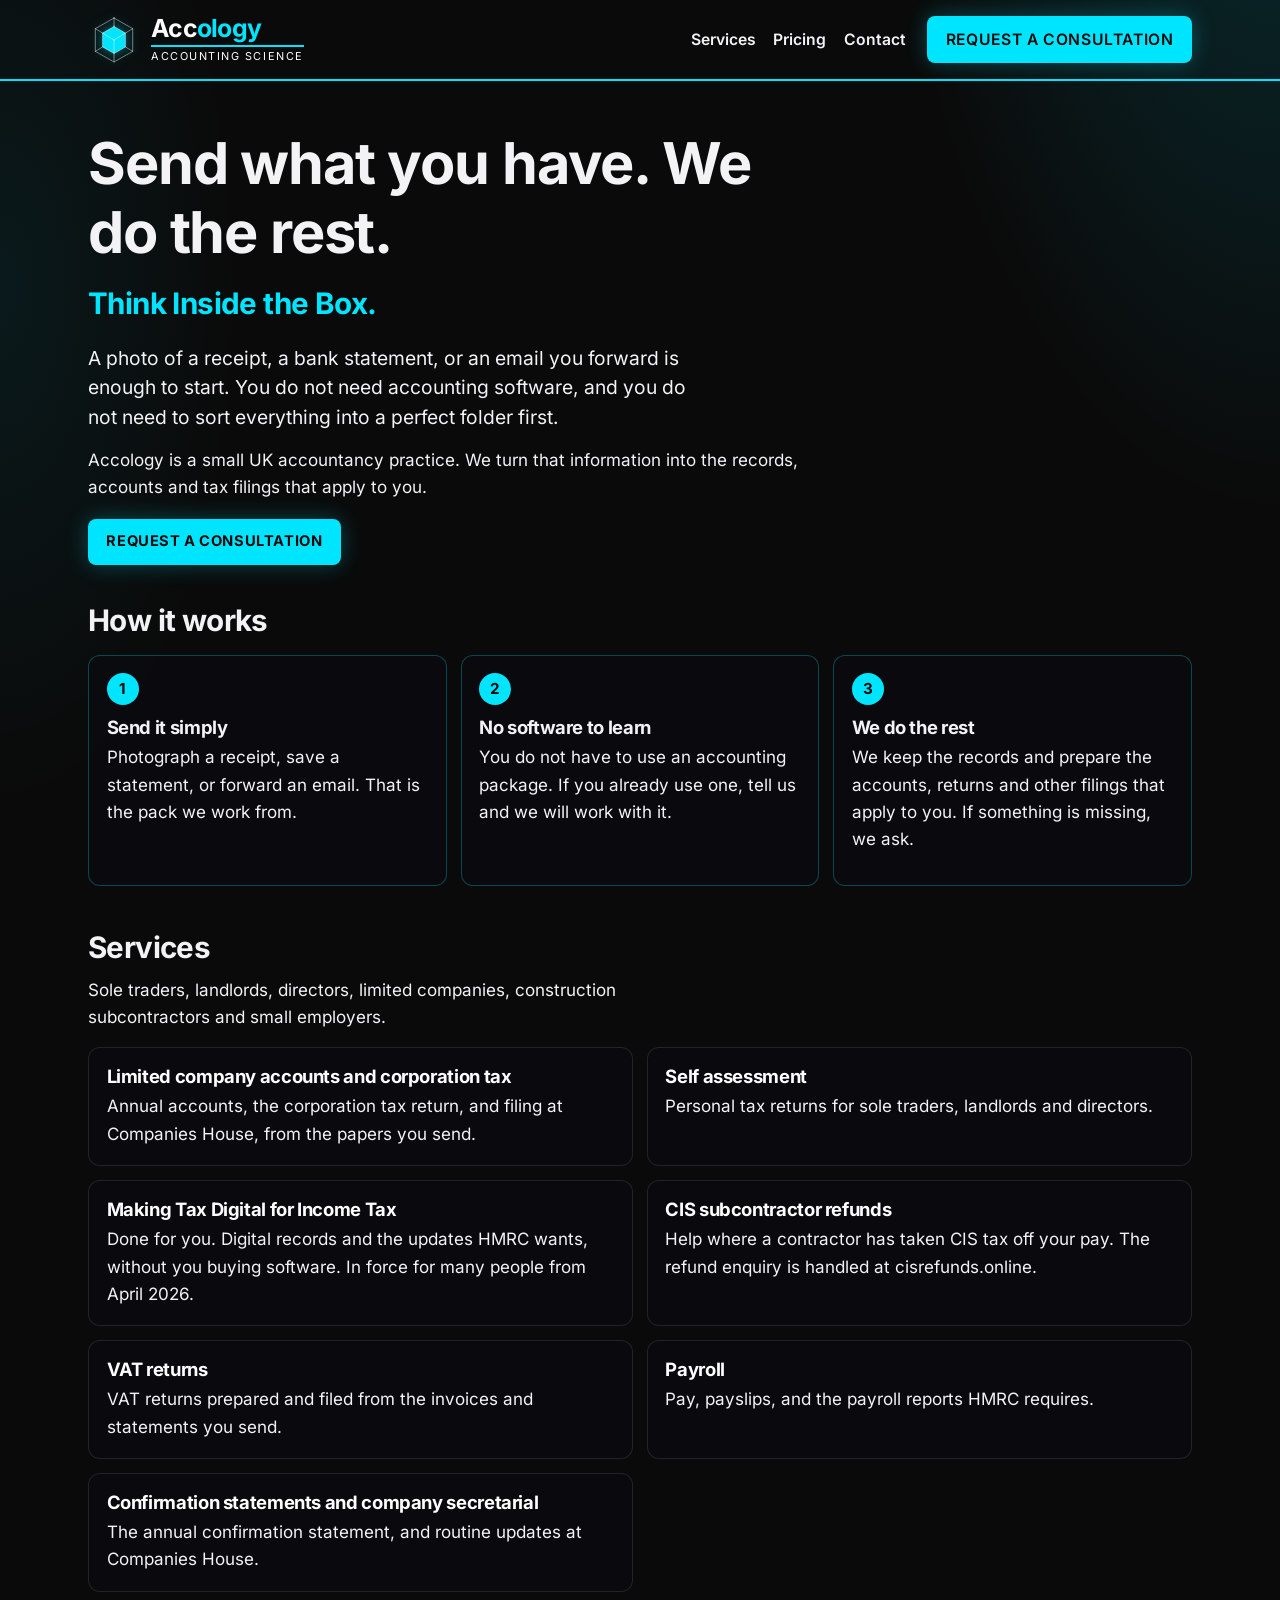
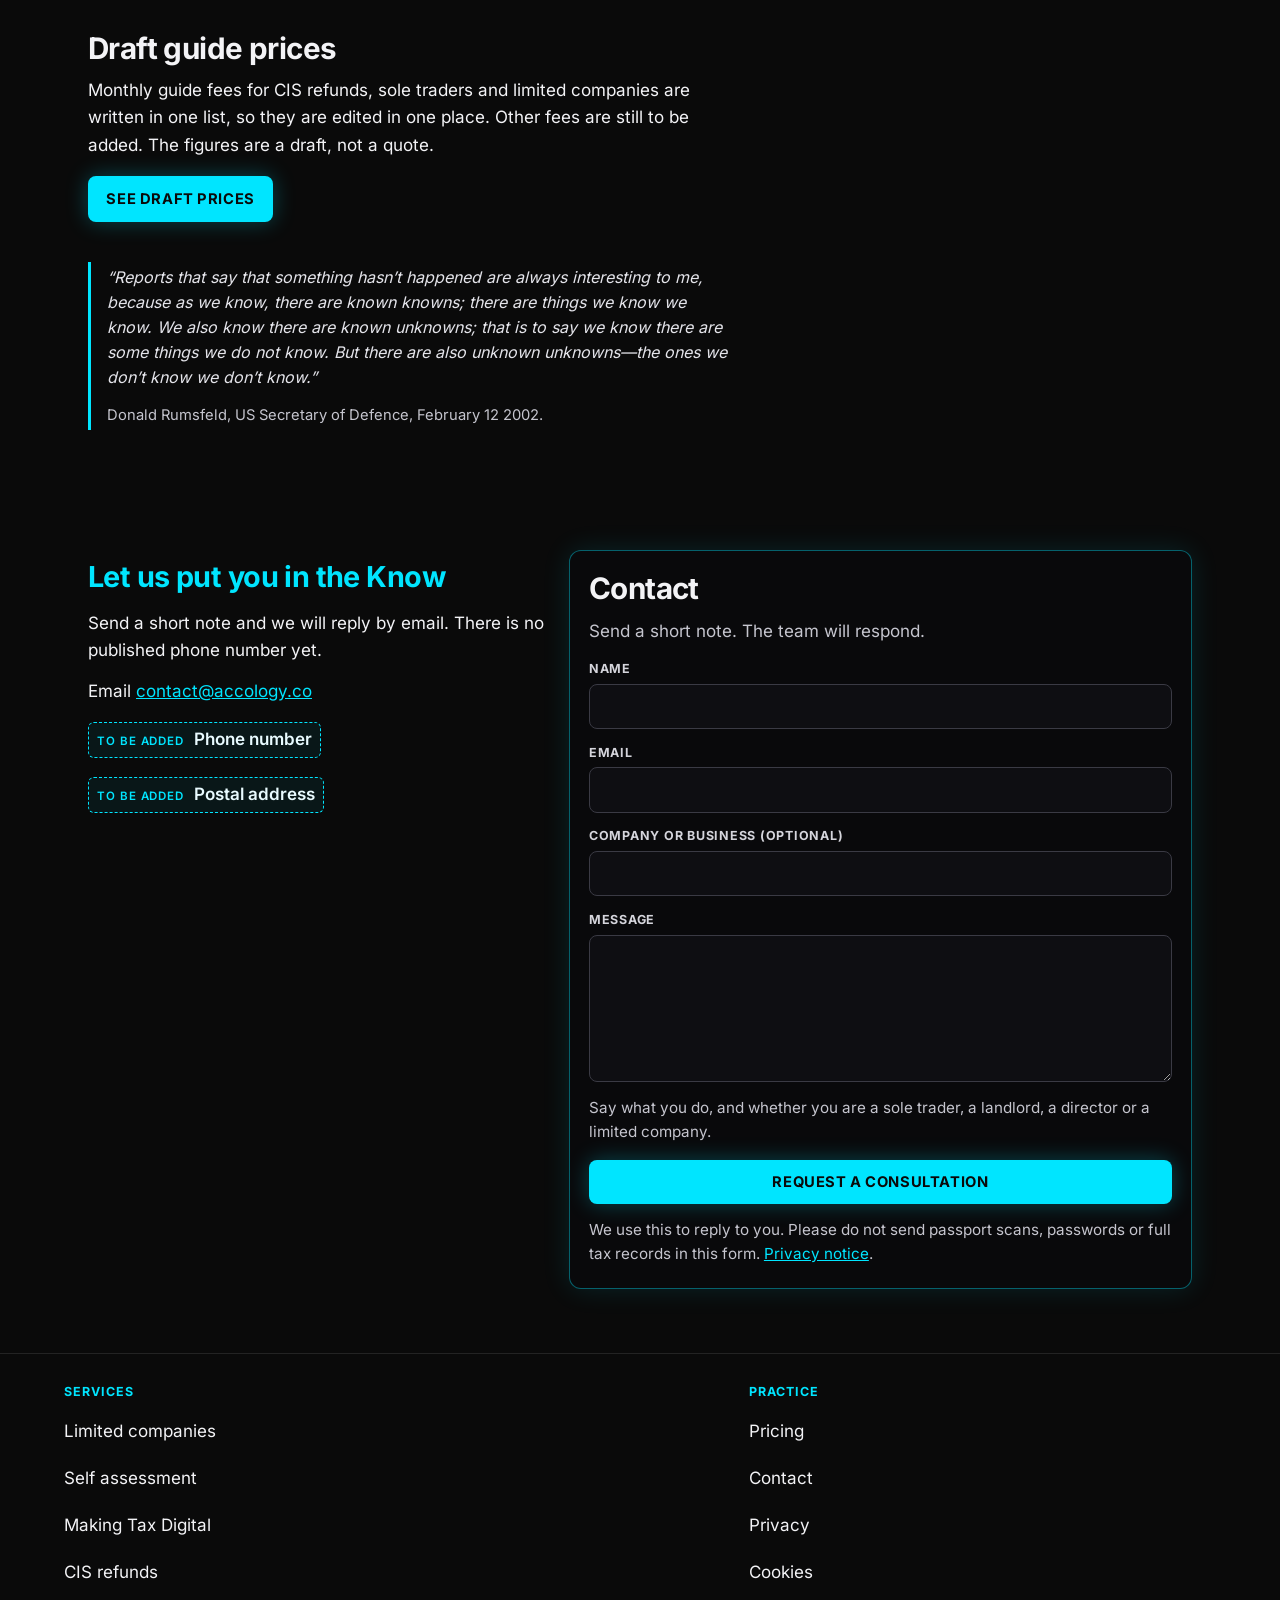
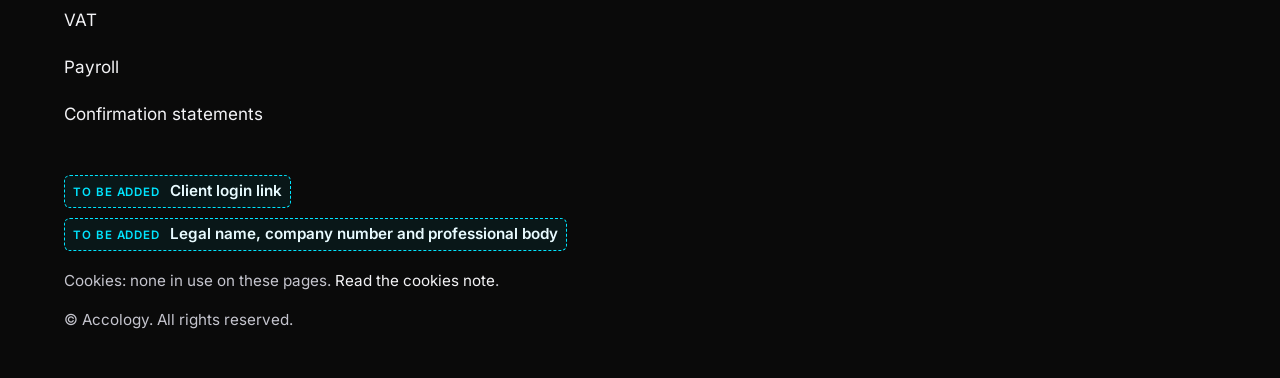
<file: index.html>
<!DOCTYPE html>
<html lang="en-GB">
<head>
  <meta charset="utf-8">
  <meta name="viewport" content="width=device-width, initial-scale=1">
  <meta name="theme-color" content="#0A0A0A">
  <meta name="description" content="Send photos, bank statements or a forwarded email. Accology is a UK accountancy practice. You do not need accounting software.">
  <title>Accology · Send what you have. We do the rest.</title>
  <link rel="canonical" href="https://accology.co/">
  <link rel="icon" href="/favicon.ico" sizes="any">
  <link rel="icon" type="image/png" sizes="32x32" href="/static/icons/favicon-32.png">
  <link rel="apple-touch-icon" href="/static/icons/apple-touch-icon.png">
  <meta property="og:title" content="Accology · Send what you have. We do the rest.">
  <meta property="og:description" content="Send photos, bank statements or a forwarded email. Accology is a UK accountancy practice. You do not need accounting software.">
  <meta property="og:type" content="website">
  <meta property="og:url" content="https://accology.co/">
  <meta property="og:locale" content="en_GB">
  <meta name="twitter:card" content="summary">
  <link rel="stylesheet" href="/static/accology_public.css">
  <script type="application/ld+json">{"@context": "https://schema.org", "@type": "AccountingService", "name": "Accology", "alternateName": "Accounting Science", "url": "https://accology.co/", "email": "contact@accology.co", "areaServed": "GB", "slogan": "Think Inside the Box.", "description": "UK accountancy practice. Clients send photos, statements or forwarded emails. No accounting software needed."}</script>
</head>
<body class="ac-landing">
  <a class="ac-skip" href="#main">Skip to content</a>
  <header class="ac-header">
  <div class="ac-header-inner">
    <a class="ac-brand" href="/">
      <svg class="ac-cube" viewBox="0 0 64 64" fill="none" xmlns="http://www.w3.org/2000/svg" aria-hidden="true">
        <g stroke="#FFFFFF" stroke-width="0.55" stroke-linejoin="miter" stroke-linecap="square">
          <path d="M32 5L55 18V46L32 59L9 46V18L32 5Z"/>
          <path d="M32 5V32"/>
          <path d="M32 32L9 18"/>
          <path d="M32 32L55 18"/>
          <path d="M32 32V59"/>
          <path d="M9 46L32 32L55 46"/>
        </g>
        <path d="M32 15.5L46 23.5V40.5L32 48.5L18 40.5V23.5L32 15.5Z" fill="#00E5FF"/>
        <g stroke="#FFFFFF" stroke-width="0.55" stroke-linejoin="miter" stroke-linecap="square">
          <path d="M32 15.5L46 23.5V40.5L32 48.5L18 40.5V23.5L32 15.5Z"/>
          <path d="M18 23.5L32 32"/>
          <path d="M46 23.5L32 32"/>
          <path d="M32 32V48.5"/>
        </g>
      </svg>
      <span class="ac-brand-text">
        <span class="ac-brand-word"><span class="ac-acc">Acc</span><span class="ac-ology">ology</span></span>
        <hr class="ac-brand-rule" aria-hidden="true">
        <span class="ac-brand-tag">Accounting Science</span>
      </span>
    </a>
    <button class="ac-nav-toggle" type="button" aria-expanded="false" aria-controls="site-nav">
      <span class="ac-nav-toggle-bars" aria-hidden="true"></span>
      <span class="ac-nav-toggle-label">Menu</span>
    </button>
    <nav class="ac-site-nav" id="site-nav" aria-label="Main">
      <ul>
        <li><a href="/services/">Services</a></li>
        <li><a href="/pricing/">Pricing</a></li>
        <li><a href="/contact/">Contact</a></li>
      </ul>
      <a class="ac-cta ac-nav-cta" href="/contact/">Request a consultation</a>
    </nav>
  </div>
</header>
  <main id="main" tabindex="-1">
    <div class="ac-wrap">
  <div class="ac-hero">
    <h1>Send what you have. We do the rest.</h1>
    <p class="ac-hero-tagline">Think Inside the Box.</p>
    <p class="ac-lead">A photo of a receipt, a bank statement, or an email you forward is enough to start. You do not need accounting software, and you do not need to sort everything into a perfect folder first.</p>
    <p>Accology is a small UK accountancy practice. We turn that information into the records, accounts and tax filings that apply to you.</p>
    <p class="ac-inline-cta"><a class="ac-cta" href="#contact">Request a consultation</a></p>
  </div>

  <h2>How it works</h2>
  <ol class="ac-steps" role="list">
    <li>
      <span class="ac-step-no" aria-hidden="true">1</span>
      <h3>Send it simply</h3>
      <p>Photograph a receipt, save a statement, or forward an email. That is the pack we work from.</p>
    </li>
    <li>
      <span class="ac-step-no" aria-hidden="true">2</span>
      <h3>No software to learn</h3>
      <p>You do not have to use an accounting package. If you already use one, tell us and we will work with it.</p>
    </li>
    <li>
      <span class="ac-step-no" aria-hidden="true">3</span>
      <h3>We do the rest</h3>
      <p>We keep the records and prepare the accounts, returns and other filings that apply to you. If something is missing, we ask.</p>
    </li>
  </ol>

  <h2 class="ac-section-intro">Services</h2>
  <p class="ac-measure">Sole traders, landlords, directors, limited companies, construction subcontractors and small employers.</p>
  <ul class="ac-cards" role="list">
    <li class="ac-card">
      <h3><a href="/services/limited-company/">Limited company accounts and corporation tax</a></h3>
      <p>Annual accounts, the corporation tax return, and filing at Companies House, from the papers you send.</p>
    </li>
    <li class="ac-card">
      <h3><a href="/services/self-assessment/">Self assessment</a></h3>
      <p>Personal tax returns for sole traders, landlords and directors.</p>
    </li>
    <li class="ac-card">
      <h3><a href="/services/making-tax-digital/">Making Tax Digital for Income Tax</a></h3>
      <p>Done for you. Digital records and the updates HMRC wants, without you buying software. In force for many people from April 2026.</p>
    </li>
    <li class="ac-card">
      <h3><a href="/services/cis-refunds/">CIS subcontractor refunds</a></h3>
      <p>Help where a contractor has taken CIS tax off your pay. The refund enquiry is handled at cisrefunds.online.</p>
    </li>
    <li class="ac-card">
      <h3><a href="/services/vat/">VAT returns</a></h3>
      <p>VAT returns prepared and filed from the invoices and statements you send.</p>
    </li>
    <li class="ac-card">
      <h3><a href="/services/payroll/">Payroll</a></h3>
      <p>Pay, payslips, and the payroll reports HMRC requires.</p>
    </li>
    <li class="ac-card">
      <h3><a href="/services/confirmation-statements/">Confirmation statements and company secretarial</a></h3>
      <p>The annual confirmation statement, and routine updates at Companies House.</p>
    </li>
  </ul>

  <h2>Draft guide prices</h2>
  <p class="ac-measure">Monthly guide fees for CIS refunds, sole traders and limited companies are written in one list, so they are edited in one place. Other fees are still to be added. The figures are a draft, not a quote.</p>
  <p class="ac-inline-cta"><a class="ac-cta" href="/pricing/">See draft prices</a></p>

  <figure class="ac-quote-block">
    <blockquote>
      <p>“Reports that say that something hasn’t happened are always interesting to me, because as we know, there are known knowns; there are things we know we know. We also know there are known unknowns; that is to say we know there are some things we do not know. But there are also unknown unknowns—the ones we don’t know we don’t know.”</p>
      <cite>Donald Rumsfeld, US Secretary of Defence, February 12 2002.</cite>
    </blockquote>
  </figure>
</div>
    <section class="ac-wrap" id="contact" aria-labelledby="contact-heading">
  <div class="ac-contact-layout">
    <div class="ac-contact-aside">
      <p class="ac-know-line">Let us put you in the Know</p>
      <p>Send a short note and we will reply by email. There is no published phone number yet.</p>
      
      <p>Email <a href="mailto:contact@accology.co">contact@accology.co</a></p>
      <!-- TODO(owner): Phone number. Do not publish one until it is confirmed. -->
      <p><span class="ac-todo"><span class="ac-todo-label">To be added</span> Phone number</span></p>
      <!-- TODO(owner): Postal address. Do not publish one until it is confirmed. -->
      <p><span class="ac-todo"><span class="ac-todo-label">To be added</span> Postal address</span></p>

    </div>
    <div class="ac-contact-panel">
      <h2 id="contact-heading">Contact</h2>
      <p class="ac-muted">Send a short note. The team will respond.</p>
      
      <form id="ac-enquiry-form" method="post" action="https://accology-enquiry.accology.workers.dev/enquiry">
        <div class="ac-hp" aria-hidden="true">
          <label for="company_url">Company website</label>
          <input id="company_url" type="text" name="company_url" tabindex="-1" autocomplete="off">
        </div>
        <label for="name">Name</label>
        <input id="name" name="name" type="text" required maxlength="200" autocomplete="name">
        <label for="email">Email</label>
        <input id="email" name="email" type="email" required maxlength="200" autocomplete="email" inputmode="email">
        <label for="company">Company or business (optional)</label>
        <input id="company" name="company" type="text" maxlength="200" autocomplete="organization">
        <label for="message">Message</label>
        <textarea id="message" name="message" rows="5" required maxlength="4000" aria-describedby="message-hint"></textarea>
        <p class="ac-hint" id="message-hint">Say what you do, and whether you are a sole trader, a landlord, a director or a limited company.</p>
        <button class="ac-cta" type="submit">Request a consultation</button>
        <p class="ac-form-note">We use this to reply to you. Please do not send passport scans, passwords or full tax records in this form. <a href="/privacy/">Privacy notice</a>.</p>
      </form>
      <noscript>
        <p>This form needs JavaScript. Email <a href="mailto:contact@accology.co">contact@accology.co</a> instead.</p>
      </noscript>

    </div>
  </div>
</section>
  </main>
  <footer class="ac-landing-footer">
  <div class="ac-footer-inner">
    <div>
      <p class="ac-footer-label">Services</p>
      <ul>
        <li><a href="/services/limited-company/">Limited companies</a></li>
        <li><a href="/services/self-assessment/">Self assessment</a></li>
        <li><a href="/services/making-tax-digital/">Making Tax Digital</a></li>
        <li><a href="/services/cis-refunds/">CIS refunds</a></li>
        <li><a href="/services/vat/">VAT</a></li>
        <li><a href="/services/payroll/">Payroll</a></li>
        <li><a href="/services/confirmation-statements/">Confirmation statements</a></li>
      </ul>
    </div>
    <div>
      <p class="ac-footer-label">Practice</p>
      <ul>
        <li><a href="/pricing/">Pricing</a></li>
        <li><a href="/contact/">Contact</a></li>
        <li><a href="/privacy/">Privacy</a></li>
        <li><a href="/privacy/#cookies">Cookies</a></li>
      </ul>
    </div>
    <div class="ac-footer-meta">
      <!-- TODO(owner): Client login URL. Do not point it at /login on this static site. The client portal is not served from GitHub Pages. -->
      <p><span class="ac-todo"><span class="ac-todo-label">To be added</span> Client login link</span></p>
      <!-- TODO(owner): Legal name, company number, and professional body membership. Leave this until the owner supplies them. -->
      <p><span class="ac-todo"><span class="ac-todo-label">To be added</span> Legal name, company number and professional body</span></p>
      <p>Cookies: none in use on these pages. <a href="/privacy/#cookies">Read the cookies note</a>.</p>
      <p>© Accology. All rights reserved.</p>
    </div>
  </div>
</footer>
  <script src="/static/nav.js"></script>
<script src="/static/enquiry.js"></script>
<script src="/static/visit.js"></script>
<script defer src='https://static.cloudflareinsights.com/beacon.min.js' data-cf-beacon='{"token": "596a7fa2be874c58994a6af9792bb890"}'></script>
</body>
</html>
</file>
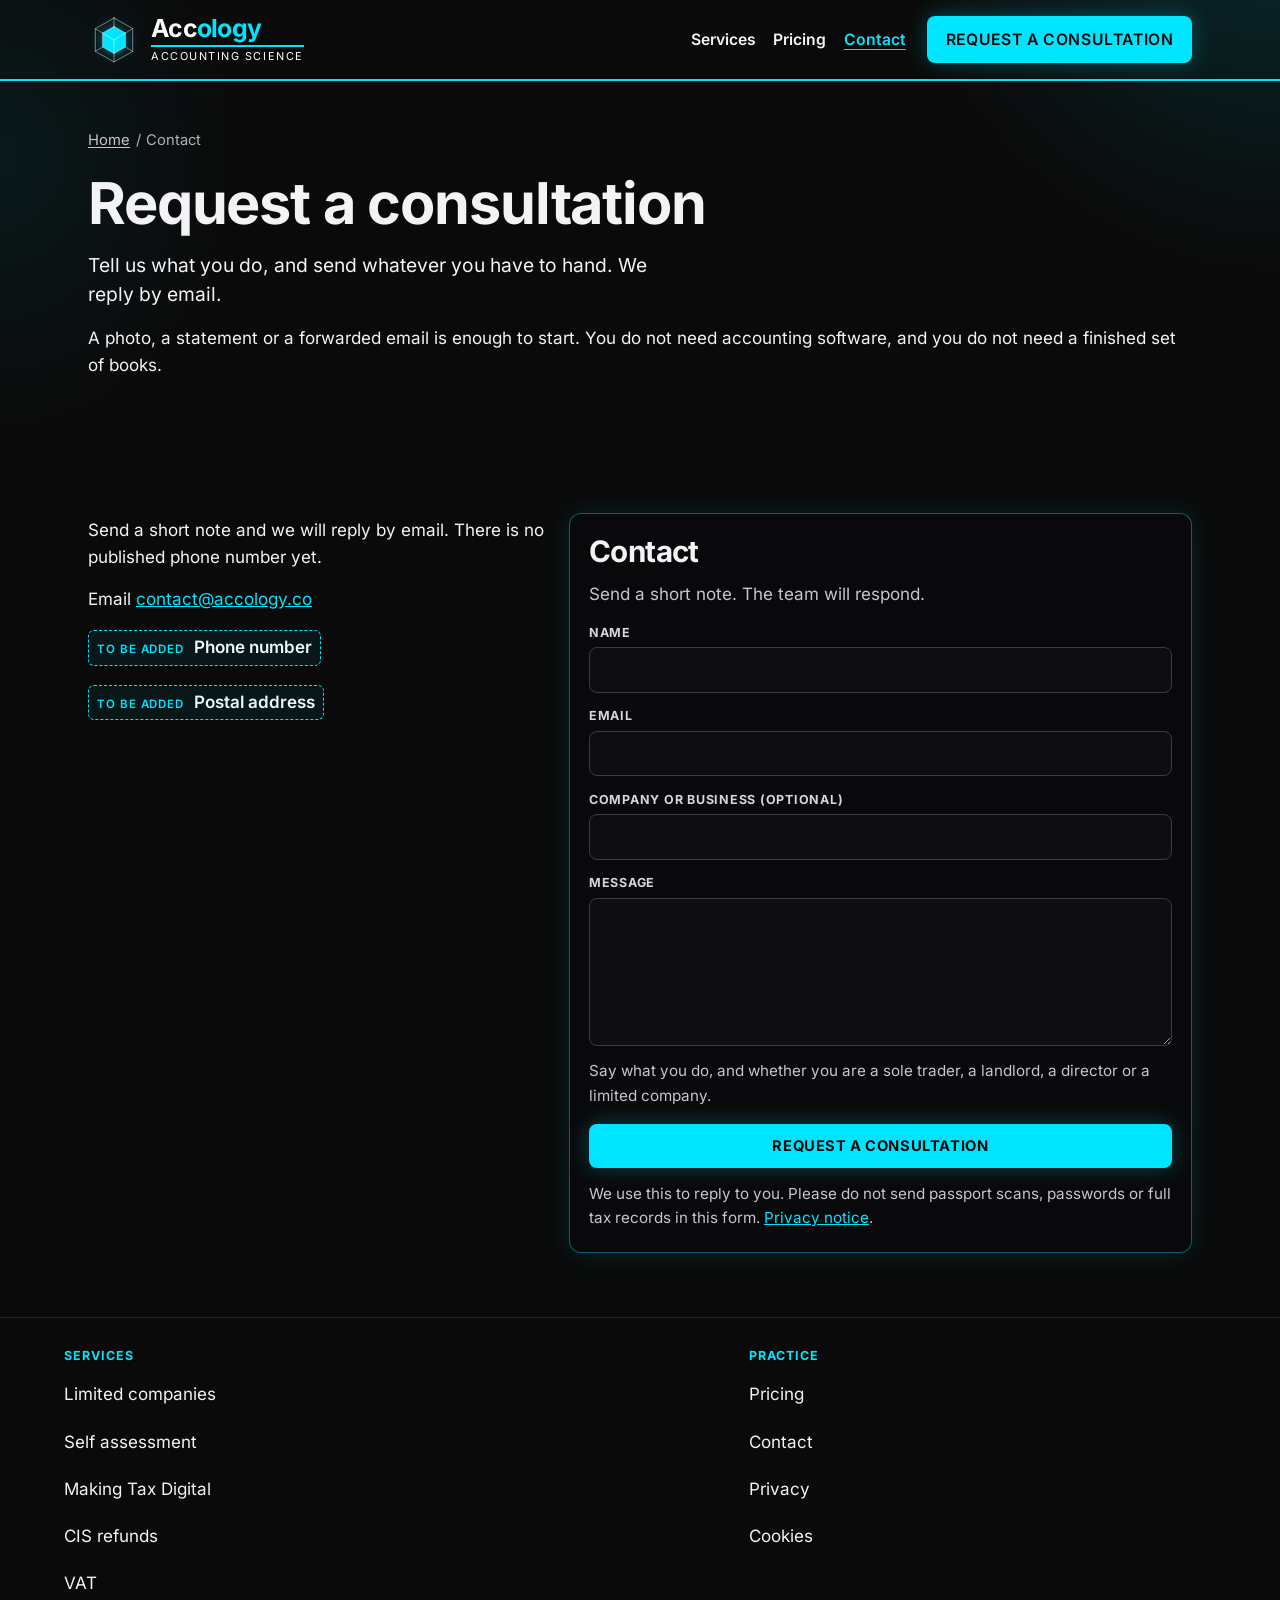
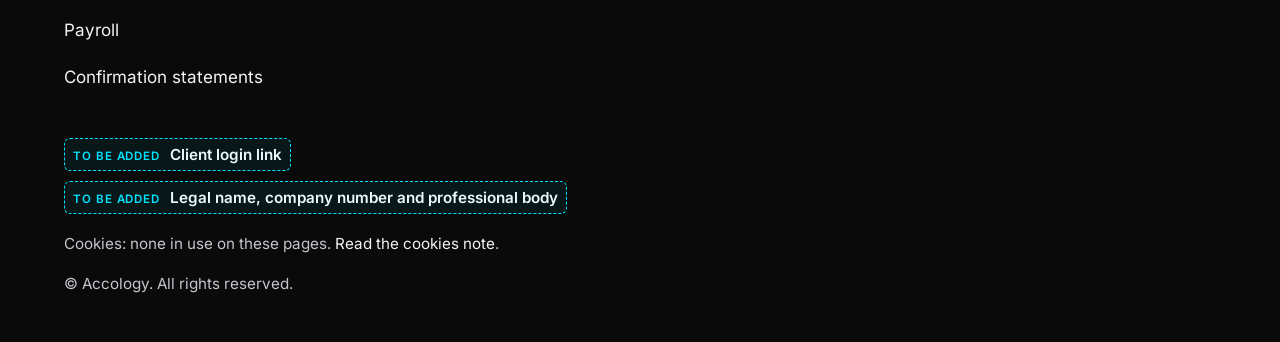
<file: contact/index.html>
<!DOCTYPE html>
<html lang="en-GB">
<head>
  <meta charset="utf-8">
  <meta name="viewport" content="width=device-width, initial-scale=1">
  <meta name="theme-color" content="#0A0A0A">
  <meta name="description" content="Request a consultation with Accology. Send a short note by the form, or email contact@accology.co. We reply by email.">
  <title>Request a consultation · Accology</title>
  <link rel="canonical" href="https://accology.co/contact/">
  <link rel="icon" href="/favicon.ico" sizes="any">
  <link rel="icon" type="image/png" sizes="32x32" href="/static/icons/favicon-32.png">
  <link rel="apple-touch-icon" href="/static/icons/apple-touch-icon.png">
  <meta property="og:title" content="Request a consultation · Accology">
  <meta property="og:description" content="Request a consultation with Accology. Send a short note by the form, or email contact@accology.co. We reply by email.">
  <meta property="og:type" content="website">
  <meta property="og:url" content="https://accology.co/contact/">
  <meta property="og:locale" content="en_GB">
  <meta name="twitter:card" content="summary">
  <link rel="stylesheet" href="/static/accology_public.css">
  
</head>
<body class="ac-landing">
  <a class="ac-skip" href="#main">Skip to content</a>
  <header class="ac-header">
  <div class="ac-header-inner">
    <a class="ac-brand" href="/">
      <svg class="ac-cube" viewBox="0 0 64 64" fill="none" xmlns="http://www.w3.org/2000/svg" aria-hidden="true">
        <g stroke="#FFFFFF" stroke-width="0.55" stroke-linejoin="miter" stroke-linecap="square">
          <path d="M32 5L55 18V46L32 59L9 46V18L32 5Z"/>
          <path d="M32 5V32"/>
          <path d="M32 32L9 18"/>
          <path d="M32 32L55 18"/>
          <path d="M32 32V59"/>
          <path d="M9 46L32 32L55 46"/>
        </g>
        <path d="M32 15.5L46 23.5V40.5L32 48.5L18 40.5V23.5L32 15.5Z" fill="#00E5FF"/>
        <g stroke="#FFFFFF" stroke-width="0.55" stroke-linejoin="miter" stroke-linecap="square">
          <path d="M32 15.5L46 23.5V40.5L32 48.5L18 40.5V23.5L32 15.5Z"/>
          <path d="M18 23.5L32 32"/>
          <path d="M46 23.5L32 32"/>
          <path d="M32 32V48.5"/>
        </g>
      </svg>
      <span class="ac-brand-text">
        <span class="ac-brand-word"><span class="ac-acc">Acc</span><span class="ac-ology">ology</span></span>
        <hr class="ac-brand-rule" aria-hidden="true">
        <span class="ac-brand-tag">Accounting Science</span>
      </span>
    </a>
    <button class="ac-nav-toggle" type="button" aria-expanded="false" aria-controls="site-nav">
      <span class="ac-nav-toggle-bars" aria-hidden="true"></span>
      <span class="ac-nav-toggle-label">Menu</span>
    </button>
    <nav class="ac-site-nav" id="site-nav" aria-label="Main">
      <ul>
        <li><a href="/services/">Services</a></li>
        <li><a href="/pricing/">Pricing</a></li>
        <li><a href="/contact/" aria-current="page">Contact</a></li>
      </ul>
      <a class="ac-cta ac-nav-cta" href="/contact/">Request a consultation</a>
    </nav>
  </div>
</header>
  <main id="main" tabindex="-1">
    <div class="ac-wrap ac-prose">
  <nav class="ac-crumb" aria-label="Breadcrumb"><a href="/">Home</a><span aria-hidden="true">/</span><span aria-current="page">Contact</span></nav>
  <h1>Request a consultation</h1>
  <p class="ac-lead">Tell us what you do, and send whatever you have to hand. We reply by email.</p>
  <p>A photo, a statement or a forwarded email is enough to start. You do not need accounting software, and you do not need a finished set of books.</p>
</div>
    <section class="ac-wrap" id="contact" aria-labelledby="contact-heading">
  <div class="ac-contact-layout">
    <div class="ac-contact-aside">
      
      <p>Send a short note and we will reply by email. There is no published phone number yet.</p>
      
      <p>Email <a href="mailto:contact@accology.co">contact@accology.co</a></p>
      <!-- TODO(owner): Phone number. Do not publish one until it is confirmed. -->
      <p><span class="ac-todo"><span class="ac-todo-label">To be added</span> Phone number</span></p>
      <!-- TODO(owner): Postal address. Do not publish one until it is confirmed. -->
      <p><span class="ac-todo"><span class="ac-todo-label">To be added</span> Postal address</span></p>

    </div>
    <div class="ac-contact-panel">
      <h2 id="contact-heading">Contact</h2>
      <p class="ac-muted">Send a short note. The team will respond.</p>
      
      <form id="ac-enquiry-form" method="post" action="https://accology-enquiry.accology.workers.dev/enquiry">
        <div class="ac-hp" aria-hidden="true">
          <label for="company_url">Company website</label>
          <input id="company_url" type="text" name="company_url" tabindex="-1" autocomplete="off">
        </div>
        <label for="name">Name</label>
        <input id="name" name="name" type="text" required maxlength="200" autocomplete="name">
        <label for="email">Email</label>
        <input id="email" name="email" type="email" required maxlength="200" autocomplete="email" inputmode="email">
        <label for="company">Company or business (optional)</label>
        <input id="company" name="company" type="text" maxlength="200" autocomplete="organization">
        <label for="message">Message</label>
        <textarea id="message" name="message" rows="5" required maxlength="4000" aria-describedby="message-hint"></textarea>
        <p class="ac-hint" id="message-hint">Say what you do, and whether you are a sole trader, a landlord, a director or a limited company.</p>
        <button class="ac-cta" type="submit">Request a consultation</button>
        <p class="ac-form-note">We use this to reply to you. Please do not send passport scans, passwords or full tax records in this form. <a href="/privacy/">Privacy notice</a>.</p>
      </form>
      <noscript>
        <p>This form needs JavaScript. Email <a href="mailto:contact@accology.co">contact@accology.co</a> instead.</p>
      </noscript>

    </div>
  </div>
</section>
  </main>
  <footer class="ac-landing-footer">
  <div class="ac-footer-inner">
    <div>
      <p class="ac-footer-label">Services</p>
      <ul>
        <li><a href="/services/limited-company/">Limited companies</a></li>
        <li><a href="/services/self-assessment/">Self assessment</a></li>
        <li><a href="/services/making-tax-digital/">Making Tax Digital</a></li>
        <li><a href="/services/cis-refunds/">CIS refunds</a></li>
        <li><a href="/services/vat/">VAT</a></li>
        <li><a href="/services/payroll/">Payroll</a></li>
        <li><a href="/services/confirmation-statements/">Confirmation statements</a></li>
      </ul>
    </div>
    <div>
      <p class="ac-footer-label">Practice</p>
      <ul>
        <li><a href="/pricing/">Pricing</a></li>
        <li><a href="/contact/">Contact</a></li>
        <li><a href="/privacy/">Privacy</a></li>
        <li><a href="/privacy/#cookies">Cookies</a></li>
      </ul>
    </div>
    <div class="ac-footer-meta">
      <!-- TODO(owner): Client login URL. Do not point it at /login on this static site. The client portal is not served from GitHub Pages. -->
      <p><span class="ac-todo"><span class="ac-todo-label">To be added</span> Client login link</span></p>
      <!-- TODO(owner): Legal name, company number, and professional body membership. Leave this until the owner supplies them. -->
      <p><span class="ac-todo"><span class="ac-todo-label">To be added</span> Legal name, company number and professional body</span></p>
      <p>Cookies: none in use on these pages. <a href="/privacy/#cookies">Read the cookies note</a>.</p>
      <p>© Accology. All rights reserved.</p>
    </div>
  </div>
</footer>
  <script src="/static/nav.js"></script>
<script src="/static/enquiry.js"></script>
<script src="/static/visit.js"></script>
<script defer src='https://static.cloudflareinsights.com/beacon.min.js' data-cf-beacon='{"token": "596a7fa2be874c58994a6af9792bb890"}'></script>
</body>
</html>
</file>
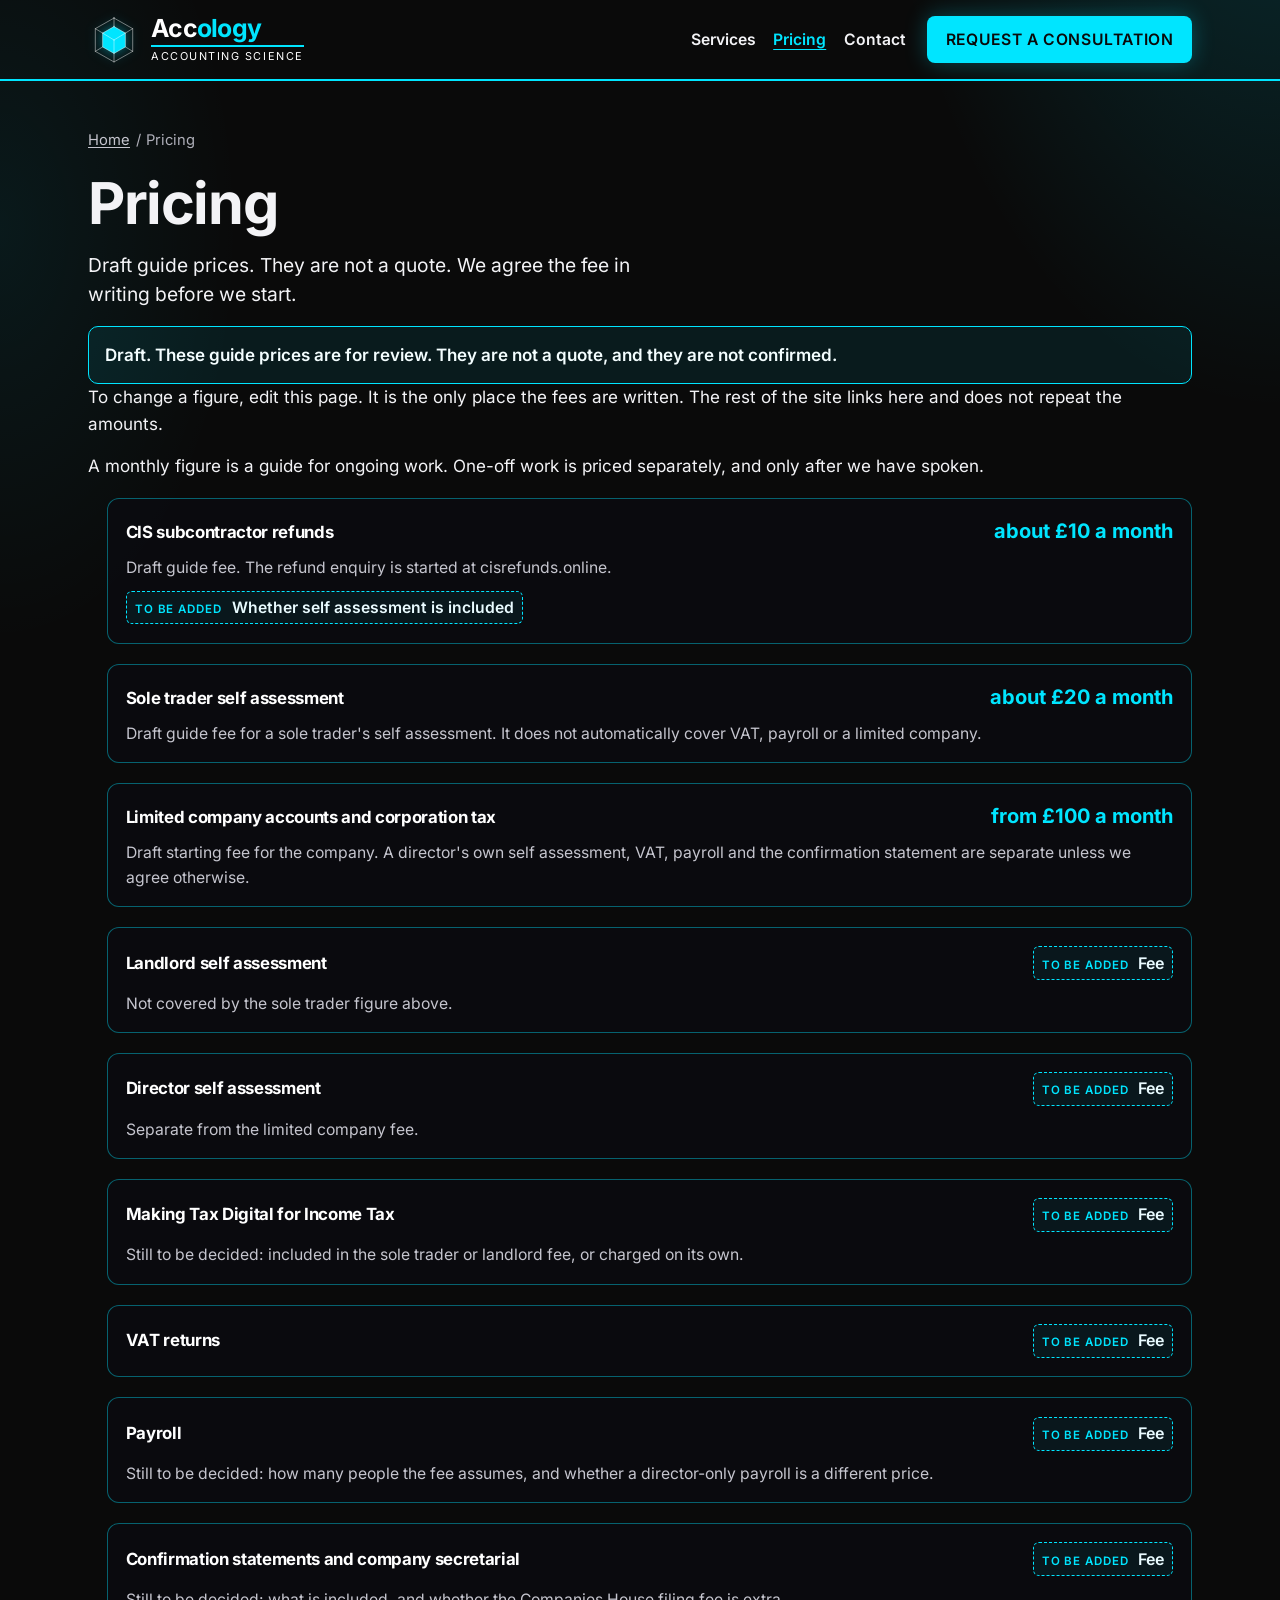
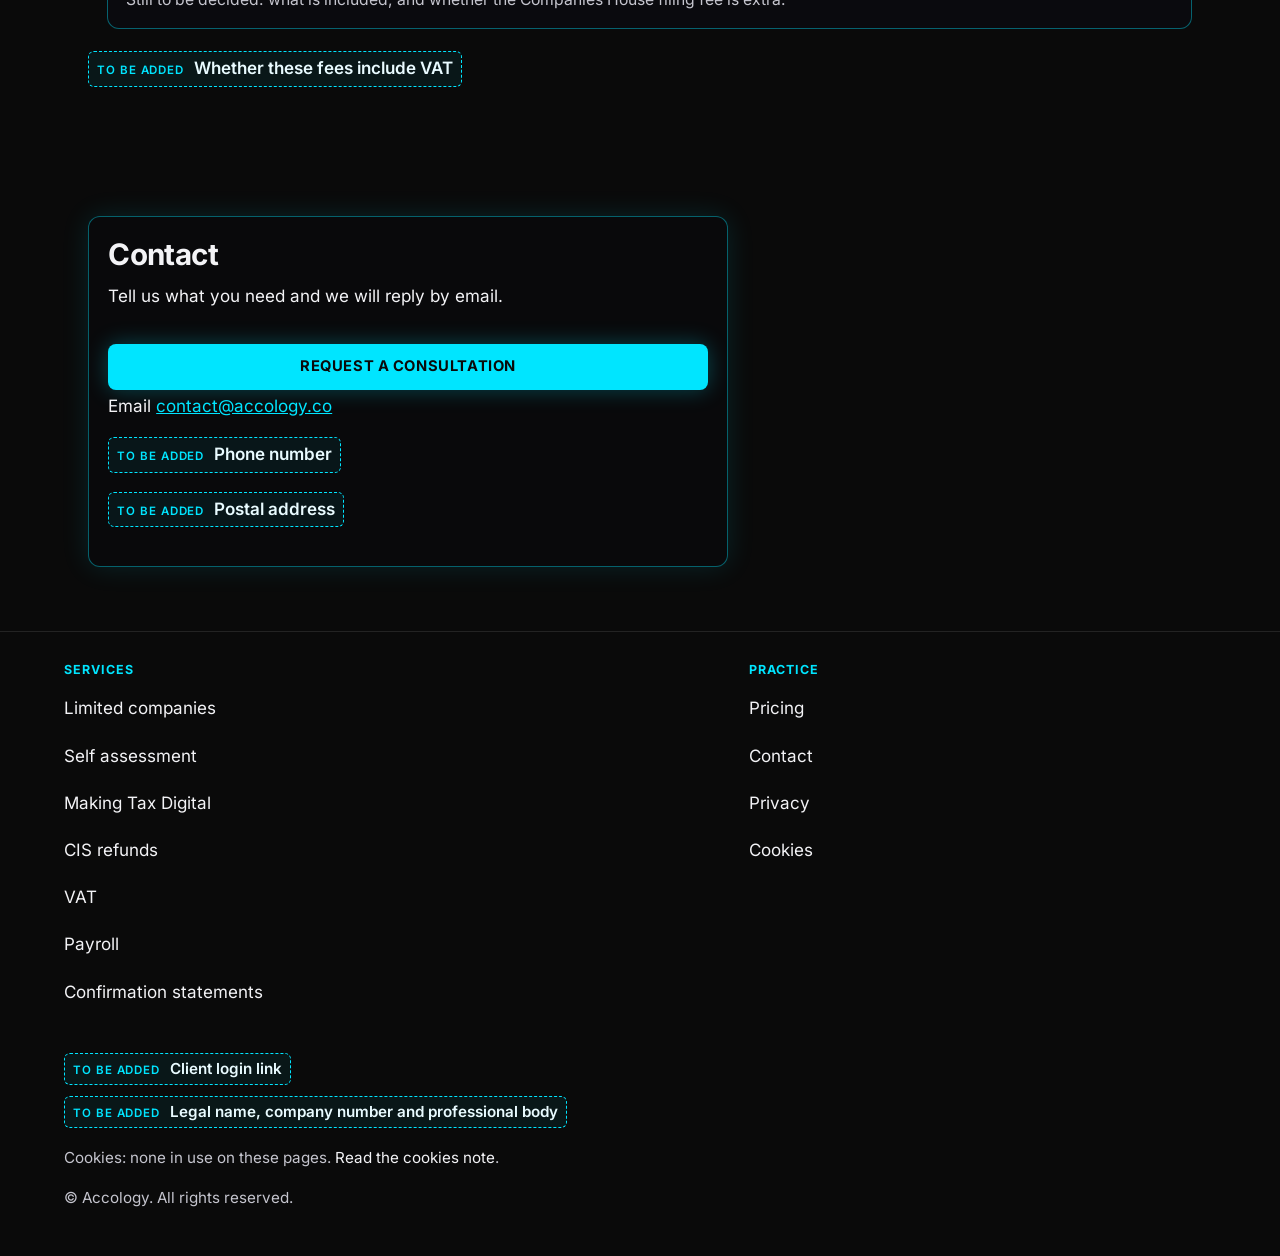
<file: pricing/index.html>
<!DOCTYPE html>
<html lang="en-GB">
<head>
  <meta charset="utf-8">
  <meta name="viewport" content="width=device-width, initial-scale=1">
  <meta name="theme-color" content="#0A0A0A">
  <meta name="description" content="Draft guide prices: CIS about £10 a month, sole trader about £20 a month, limited company from £100 a month. Not a quote.">
  <title>Draft guide prices · Accology</title>
  <link rel="canonical" href="https://accology.co/pricing/">
  <link rel="icon" href="/favicon.ico" sizes="any">
  <link rel="icon" type="image/png" sizes="32x32" href="/static/icons/favicon-32.png">
  <link rel="apple-touch-icon" href="/static/icons/apple-touch-icon.png">
  <meta property="og:title" content="Draft guide prices · Accology">
  <meta property="og:description" content="Draft guide prices: CIS about £10 a month, sole trader about £20 a month, limited company from £100 a month. Not a quote.">
  <meta property="og:type" content="website">
  <meta property="og:url" content="https://accology.co/pricing/">
  <meta property="og:locale" content="en_GB">
  <meta name="twitter:card" content="summary">
  <link rel="stylesheet" href="/static/accology_public.css">
  
</head>
<body class="ac-landing">
  <a class="ac-skip" href="#main">Skip to content</a>
  <header class="ac-header">
  <div class="ac-header-inner">
    <a class="ac-brand" href="/">
      <svg class="ac-cube" viewBox="0 0 64 64" fill="none" xmlns="http://www.w3.org/2000/svg" aria-hidden="true">
        <g stroke="#FFFFFF" stroke-width="0.55" stroke-linejoin="miter" stroke-linecap="square">
          <path d="M32 5L55 18V46L32 59L9 46V18L32 5Z"/>
          <path d="M32 5V32"/>
          <path d="M32 32L9 18"/>
          <path d="M32 32L55 18"/>
          <path d="M32 32V59"/>
          <path d="M9 46L32 32L55 46"/>
        </g>
        <path d="M32 15.5L46 23.5V40.5L32 48.5L18 40.5V23.5L32 15.5Z" fill="#00E5FF"/>
        <g stroke="#FFFFFF" stroke-width="0.55" stroke-linejoin="miter" stroke-linecap="square">
          <path d="M32 15.5L46 23.5V40.5L32 48.5L18 40.5V23.5L32 15.5Z"/>
          <path d="M18 23.5L32 32"/>
          <path d="M46 23.5L32 32"/>
          <path d="M32 32V48.5"/>
        </g>
      </svg>
      <span class="ac-brand-text">
        <span class="ac-brand-word"><span class="ac-acc">Acc</span><span class="ac-ology">ology</span></span>
        <hr class="ac-brand-rule" aria-hidden="true">
        <span class="ac-brand-tag">Accounting Science</span>
      </span>
    </a>
    <button class="ac-nav-toggle" type="button" aria-expanded="false" aria-controls="site-nav">
      <span class="ac-nav-toggle-bars" aria-hidden="true"></span>
      <span class="ac-nav-toggle-label">Menu</span>
    </button>
    <nav class="ac-site-nav" id="site-nav" aria-label="Main">
      <ul>
        <li><a href="/services/">Services</a></li>
        <li><a href="/pricing/" aria-current="page">Pricing</a></li>
        <li><a href="/contact/">Contact</a></li>
      </ul>
      <a class="ac-cta ac-nav-cta" href="/contact/">Request a consultation</a>
    </nav>
  </div>
</header>
  <main id="main" tabindex="-1">
    <div class="ac-wrap ac-prose">
  <!--
    DRAFT PRICES — not a quote, and not confirmed by the owner.
    This list is the only place fees are written. Edit the amounts in the cards below, and keep this comment in step.
    Owner steers, November 2026:
    - CIS about £10 a month
    - Sole trader about £20 a month
    - Limited company from £100 a month
    Other fees are marked "To be added" on the page.
    When the fees are confirmed, delete this comment and the draft banner.
  -->
  <nav class="ac-crumb" aria-label="Breadcrumb"><a href="/">Home</a><span aria-hidden="true">/</span><span aria-current="page">Pricing</span></nav>
  <h1>Pricing</h1>
  <p class="ac-lead">Draft guide prices. They are not a quote. We agree the fee in writing before we start.</p>
  <p class="ac-draft-banner" id="price-draft-note">Draft. These guide prices are for review. They are not a quote, and they are not confirmed.</p>
  <p>To change a figure, edit this page. It is the only place the fees are written. The rest of the site links here and does not repeat the amounts.</p>
  <p>A monthly figure is a guide for ongoing work. One-off work is priced separately, and only after we have spoken.</p>
  <ul class="ac-price-list" role="list" aria-describedby="price-draft-note">
    <li class="ac-price-card" id="price-cis">
      <h2><a href="/services/cis-refunds/">CIS subcontractor refunds</a></h2>
      <p class="ac-fee">about £10 a month</p>
      <p class="ac-fee-note">Draft guide fee. The refund enquiry is started at cisrefunds.online.</p>
      <!-- TODO(owner): Say whether the £10 a month includes a self assessment return, or only the CIS refund work. -->
      <p class="ac-fee-note"><span class="ac-todo"><span class="ac-todo-label">To be added</span> Whether self assessment is included</span></p>
    </li>
    <li class="ac-price-card" id="price-sole-trader">
      <h2><a href="/services/self-assessment/">Sole trader self assessment</a></h2>
      <p class="ac-fee">about £20 a month</p>
      <p class="ac-fee-note">Draft guide fee for a sole trader's self assessment. It does not automatically cover VAT, payroll or a limited company.</p>
    </li>
    <li class="ac-price-card" id="price-limited">
      <h2><a href="/services/limited-company/">Limited company accounts and corporation tax</a></h2>
      <p class="ac-fee">from £100 a month</p>
      <p class="ac-fee-note">Draft starting fee for the company. A director's own self assessment, VAT, payroll and the confirmation statement are separate unless we agree otherwise.</p>
    </li>
    <li class="ac-price-card" id="price-landlord">
      <h2><a href="/services/self-assessment/">Landlord self assessment</a></h2>
      <p class="ac-fee ac-fee-open"><span class="ac-todo"><span class="ac-todo-label">To be added</span> Fee</span></p>
      <p class="ac-fee-note">Not covered by the sole trader figure above.</p>
    </li>
    <li class="ac-price-card" id="price-director">
      <h2><a href="/services/self-assessment/">Director self assessment</a></h2>
      <p class="ac-fee ac-fee-open"><span class="ac-todo"><span class="ac-todo-label">To be added</span> Fee</span></p>
      <p class="ac-fee-note">Separate from the limited company fee.</p>
    </li>
    <li class="ac-price-card" id="price-mtd">
      <h2><a href="/services/making-tax-digital/">Making Tax Digital for Income Tax</a></h2>
      <p class="ac-fee ac-fee-open"><span class="ac-todo"><span class="ac-todo-label">To be added</span> Fee</span></p>
      <p class="ac-fee-note">Still to be decided: included in the sole trader or landlord fee, or charged on its own.</p>
    </li>
    <li class="ac-price-card" id="price-vat">
      <h2><a href="/services/vat/">VAT returns</a></h2>
      <p class="ac-fee ac-fee-open"><span class="ac-todo"><span class="ac-todo-label">To be added</span> Fee</span></p>
    </li>
    <li class="ac-price-card" id="price-payroll">
      <h2><a href="/services/payroll/">Payroll</a></h2>
      <p class="ac-fee ac-fee-open"><span class="ac-todo"><span class="ac-todo-label">To be added</span> Fee</span></p>
      <p class="ac-fee-note">Still to be decided: how many people the fee assumes, and whether a director-only payroll is a different price.</p>
    </li>
    <li class="ac-price-card" id="price-secretarial">
      <h2><a href="/services/confirmation-statements/">Confirmation statements and company secretarial</a></h2>
      <p class="ac-fee ac-fee-open"><span class="ac-todo"><span class="ac-todo-label">To be added</span> Fee</span></p>
      <p class="ac-fee-note">Still to be decided: what is included, and whether the Companies House filing fee is extra.</p>
    </li>
  </ul>
  <!-- TODO(owner): Say whether the guide fees include VAT. -->
  <p id="price-vat-treatment"><span class="ac-todo"><span class="ac-todo-label">To be added</span> Whether these fees include VAT</span></p>
</div>
    <section class="ac-wrap" id="contact" aria-labelledby="contact-heading">
  <div class="ac-contact-panel ac-contact-solo">
    <h2 id="contact-heading">Contact</h2>
    <p>Tell us what you need and we will reply by email.</p>
    <p class="ac-inline-cta"><a class="ac-cta" href="/contact/">Request a consultation</a></p>
    
      <p>Email <a href="mailto:contact@accology.co">contact@accology.co</a></p>
      <!-- TODO(owner): Phone number. Do not publish one until it is confirmed. -->
      <p><span class="ac-todo"><span class="ac-todo-label">To be added</span> Phone number</span></p>
      <!-- TODO(owner): Postal address. Do not publish one until it is confirmed. -->
      <p><span class="ac-todo"><span class="ac-todo-label">To be added</span> Postal address</span></p>

  </div>
</section>
  </main>
  <footer class="ac-landing-footer">
  <div class="ac-footer-inner">
    <div>
      <p class="ac-footer-label">Services</p>
      <ul>
        <li><a href="/services/limited-company/">Limited companies</a></li>
        <li><a href="/services/self-assessment/">Self assessment</a></li>
        <li><a href="/services/making-tax-digital/">Making Tax Digital</a></li>
        <li><a href="/services/cis-refunds/">CIS refunds</a></li>
        <li><a href="/services/vat/">VAT</a></li>
        <li><a href="/services/payroll/">Payroll</a></li>
        <li><a href="/services/confirmation-statements/">Confirmation statements</a></li>
      </ul>
    </div>
    <div>
      <p class="ac-footer-label">Practice</p>
      <ul>
        <li><a href="/pricing/">Pricing</a></li>
        <li><a href="/contact/">Contact</a></li>
        <li><a href="/privacy/">Privacy</a></li>
        <li><a href="/privacy/#cookies">Cookies</a></li>
      </ul>
    </div>
    <div class="ac-footer-meta">
      <!-- TODO(owner): Client login URL. Do not point it at /login on this static site. The client portal is not served from GitHub Pages. -->
      <p><span class="ac-todo"><span class="ac-todo-label">To be added</span> Client login link</span></p>
      <!-- TODO(owner): Legal name, company number, and professional body membership. Leave this until the owner supplies them. -->
      <p><span class="ac-todo"><span class="ac-todo-label">To be added</span> Legal name, company number and professional body</span></p>
      <p>Cookies: none in use on these pages. <a href="/privacy/#cookies">Read the cookies note</a>.</p>
      <p>© Accology. All rights reserved.</p>
    </div>
  </div>
</footer>
  <script src="/static/nav.js"></script>
<script src="/static/visit.js"></script>
<script defer src='https://static.cloudflareinsights.com/beacon.min.js' data-cf-beacon='{"token": "596a7fa2be874c58994a6af9792bb890"}'></script>
</body>
</html>
</file>
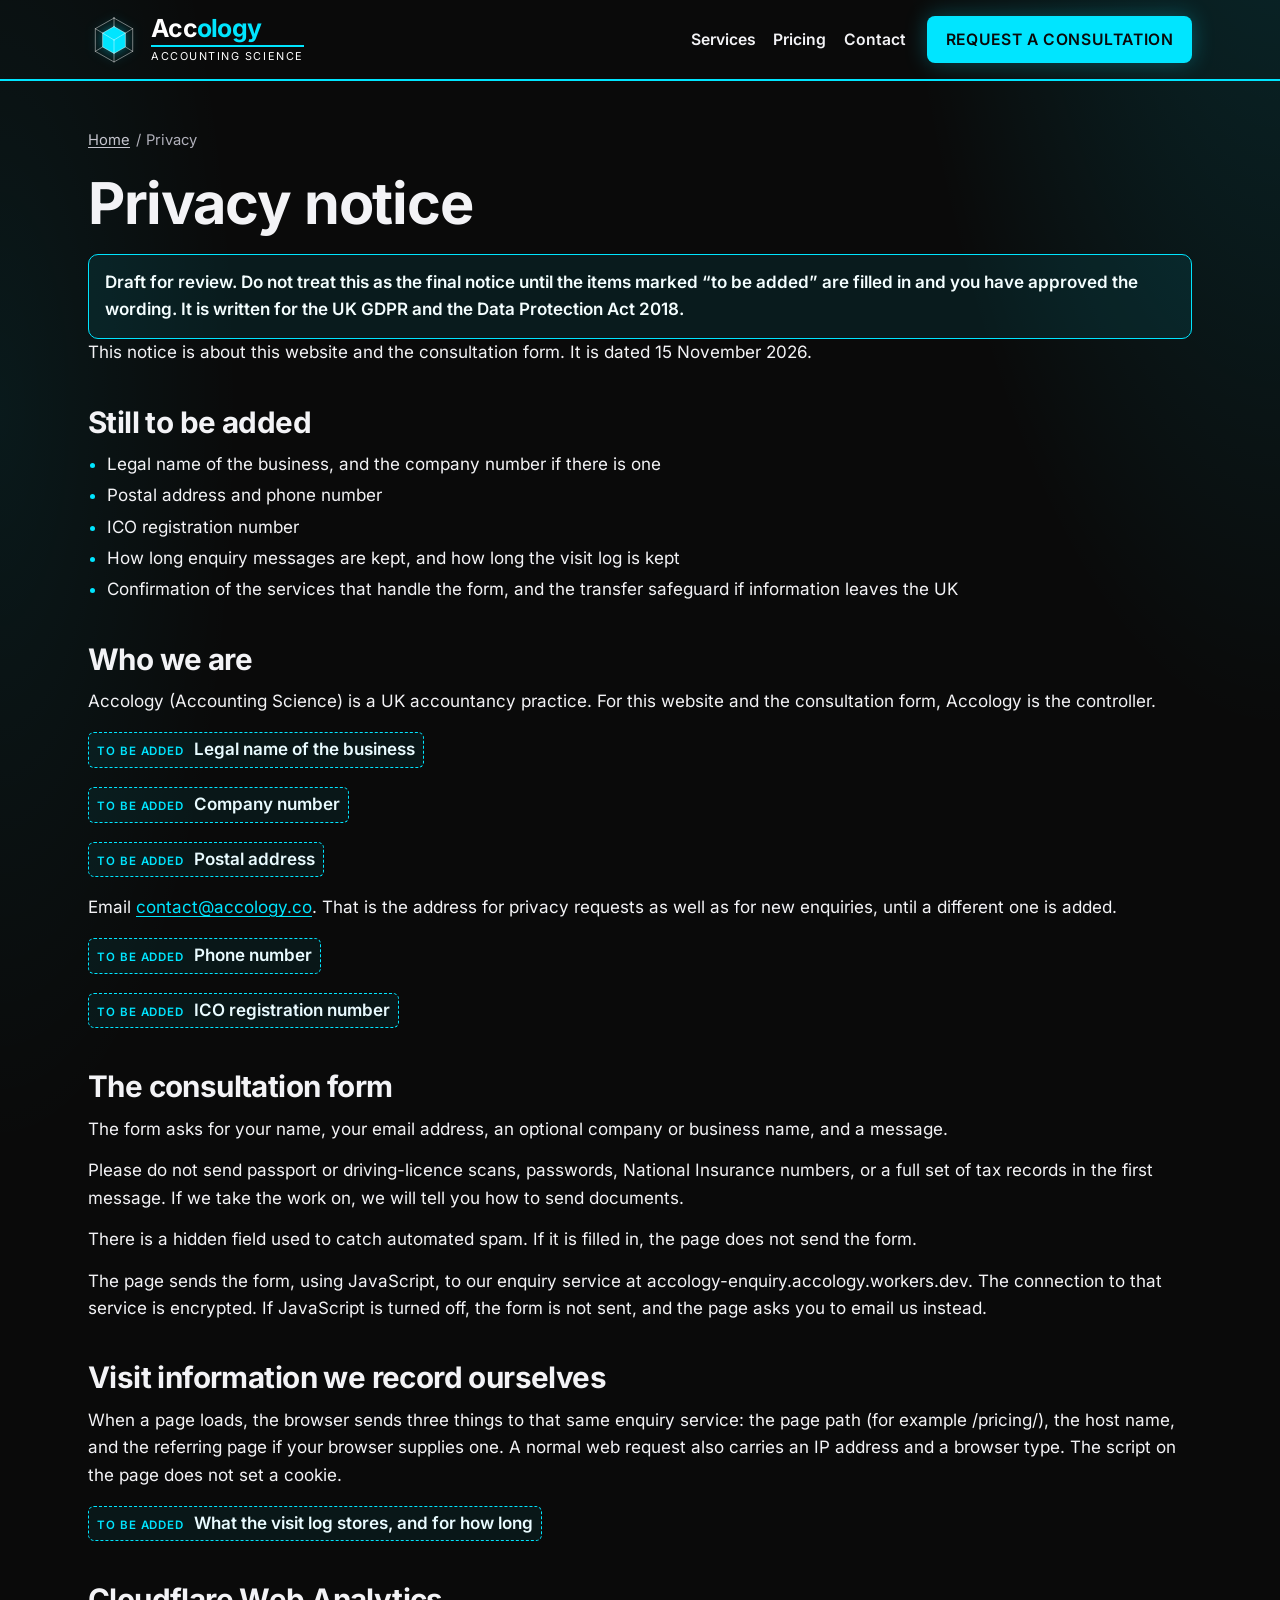
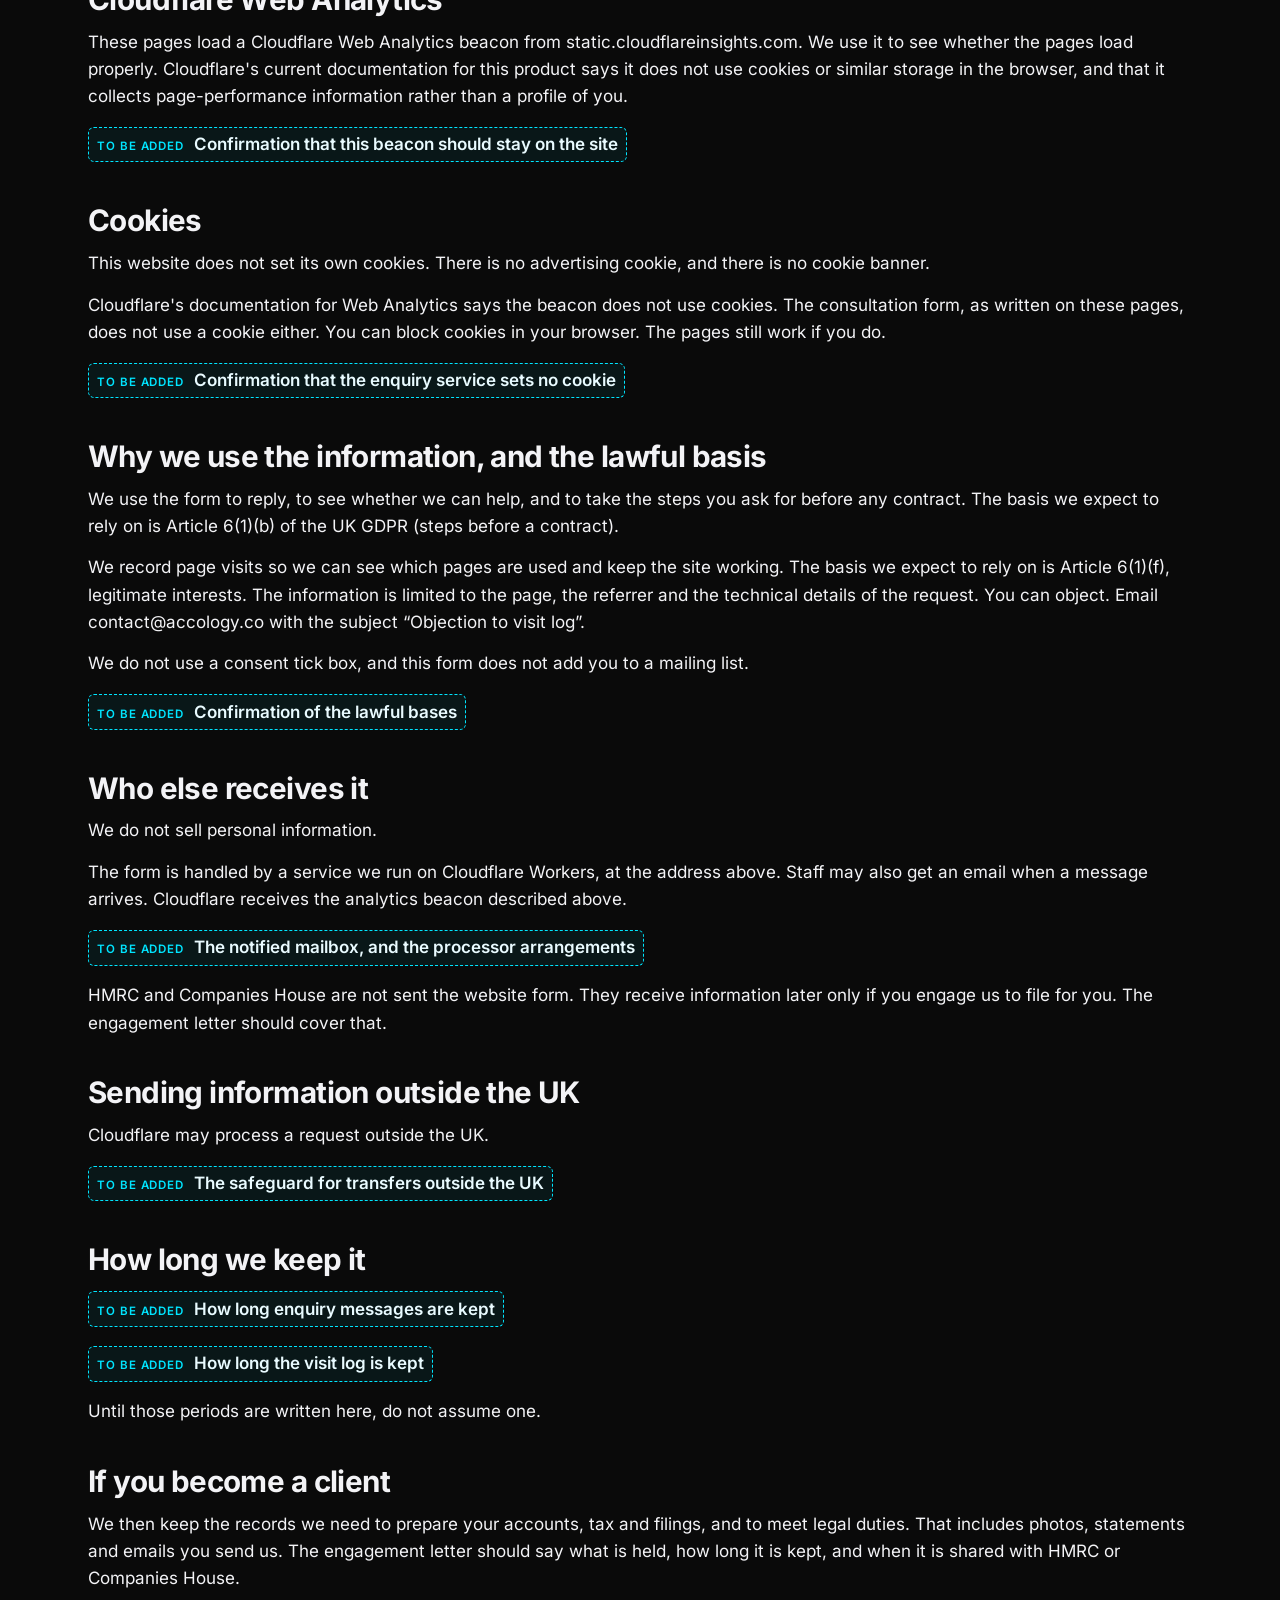
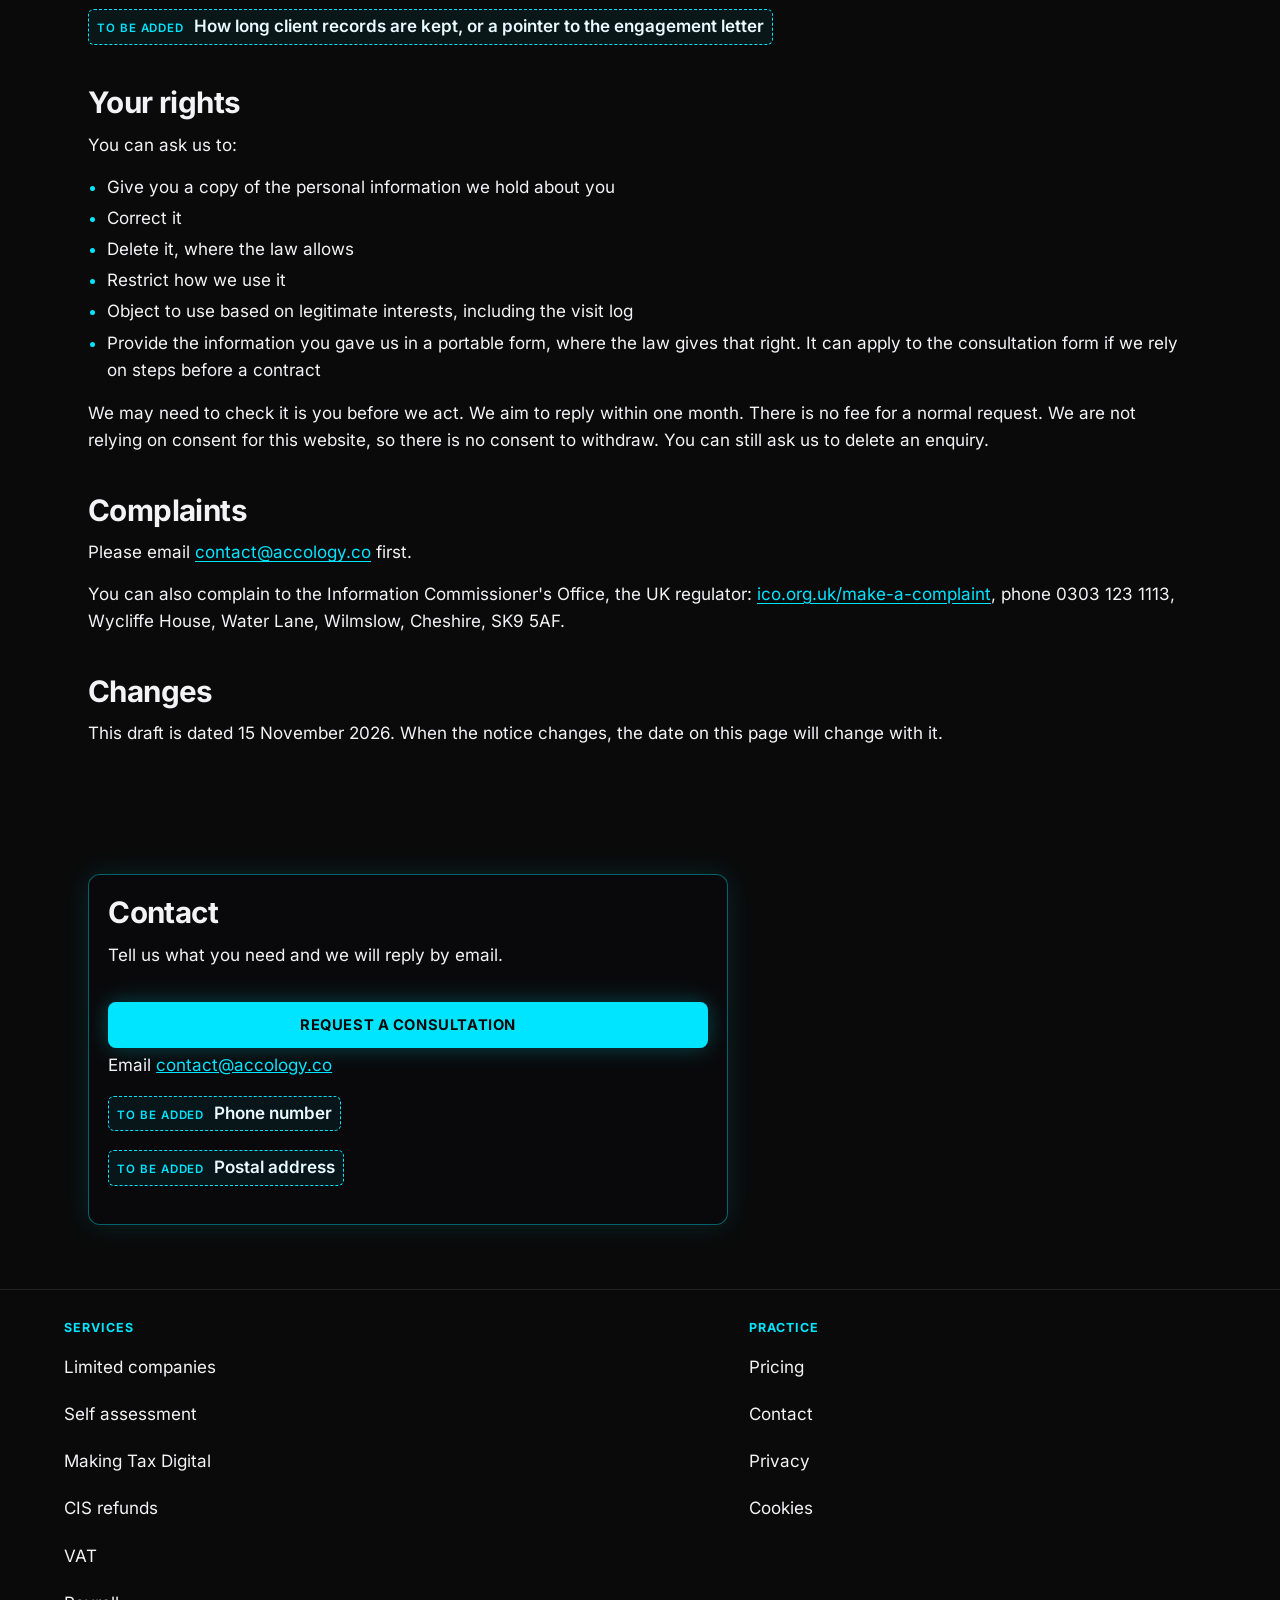
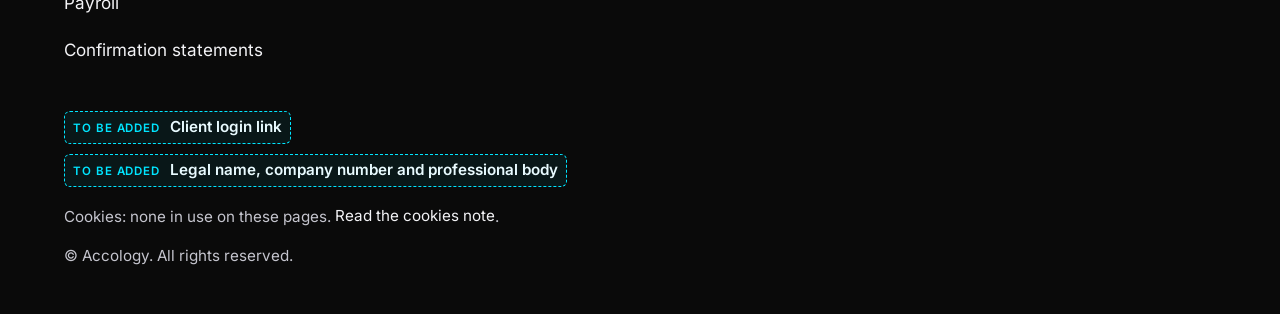
<file: privacy/index.html>
<!DOCTYPE html>
<html lang="en-GB">
<head>
  <meta charset="utf-8">
  <meta name="viewport" content="width=device-width, initial-scale=1">
  <meta name="theme-color" content="#0A0A0A">
  <meta name="description" content="Draft UK GDPR privacy notice for the Accology website and consultation form. What we collect, why, and the rights you have.">
  <title>Privacy notice · Accology</title>
  <link rel="canonical" href="https://accology.co/privacy/">
  <link rel="icon" href="/favicon.ico" sizes="any">
  <link rel="icon" type="image/png" sizes="32x32" href="/static/icons/favicon-32.png">
  <link rel="apple-touch-icon" href="/static/icons/apple-touch-icon.png">
  <meta property="og:title" content="Privacy notice · Accology">
  <meta property="og:description" content="Draft UK GDPR privacy notice for the Accology website and consultation form. What we collect, why, and the rights you have.">
  <meta property="og:type" content="website">
  <meta property="og:url" content="https://accology.co/privacy/">
  <meta property="og:locale" content="en_GB">
  <meta name="twitter:card" content="summary">
  <link rel="stylesheet" href="/static/accology_public.css">
  
</head>
<body class="ac-landing">
  <a class="ac-skip" href="#main">Skip to content</a>
  <header class="ac-header">
  <div class="ac-header-inner">
    <a class="ac-brand" href="/">
      <svg class="ac-cube" viewBox="0 0 64 64" fill="none" xmlns="http://www.w3.org/2000/svg" aria-hidden="true">
        <g stroke="#FFFFFF" stroke-width="0.55" stroke-linejoin="miter" stroke-linecap="square">
          <path d="M32 5L55 18V46L32 59L9 46V18L32 5Z"/>
          <path d="M32 5V32"/>
          <path d="M32 32L9 18"/>
          <path d="M32 32L55 18"/>
          <path d="M32 32V59"/>
          <path d="M9 46L32 32L55 46"/>
        </g>
        <path d="M32 15.5L46 23.5V40.5L32 48.5L18 40.5V23.5L32 15.5Z" fill="#00E5FF"/>
        <g stroke="#FFFFFF" stroke-width="0.55" stroke-linejoin="miter" stroke-linecap="square">
          <path d="M32 15.5L46 23.5V40.5L32 48.5L18 40.5V23.5L32 15.5Z"/>
          <path d="M18 23.5L32 32"/>
          <path d="M46 23.5L32 32"/>
          <path d="M32 32V48.5"/>
        </g>
      </svg>
      <span class="ac-brand-text">
        <span class="ac-brand-word"><span class="ac-acc">Acc</span><span class="ac-ology">ology</span></span>
        <hr class="ac-brand-rule" aria-hidden="true">
        <span class="ac-brand-tag">Accounting Science</span>
      </span>
    </a>
    <button class="ac-nav-toggle" type="button" aria-expanded="false" aria-controls="site-nav">
      <span class="ac-nav-toggle-bars" aria-hidden="true"></span>
      <span class="ac-nav-toggle-label">Menu</span>
    </button>
    <nav class="ac-site-nav" id="site-nav" aria-label="Main">
      <ul>
        <li><a href="/services/">Services</a></li>
        <li><a href="/pricing/">Pricing</a></li>
        <li><a href="/contact/">Contact</a></li>
      </ul>
      <a class="ac-cta ac-nav-cta" href="/contact/">Request a consultation</a>
    </nav>
  </div>
</header>
  <main id="main" tabindex="-1">
    <div class="ac-wrap ac-prose">
  <nav class="ac-crumb" aria-label="Breadcrumb"><a href="/">Home</a><span aria-hidden="true">/</span><span aria-current="page">Privacy</span></nav>
  <h1>Privacy notice</h1>
  <p class="ac-draft-banner">Draft for review. Do not treat this as the final notice until the items marked “to be added” are filled in and you have approved the wording. It is written for the UK GDPR and the Data Protection Act 2018.</p>
  <p>This notice is about this website and the consultation form. It is dated 15 November 2026.</p>

  <h2>Still to be added</h2>
  <ul>
    <li>Legal name of the business, and the company number if there is one</li>
    <li>Postal address and phone number</li>
    <li>ICO registration number</li>
    <li>How long enquiry messages are kept, and how long the visit log is kept</li>
    <li>Confirmation of the services that handle the form, and the transfer safeguard if information leaves the UK</li>
  </ul>

  <h2>Who we are</h2>
  <p>Accology (Accounting Science) is a UK accountancy practice. For this website and the consultation form, Accology is the controller.</p>
  <!-- TODO(owner): Legal name of the controller, for example the limited company or the sole trader name. -->
  <p><span class="ac-todo"><span class="ac-todo-label">To be added</span> Legal name of the business</span></p>
  <!-- TODO(owner): Company number, if there is one. -->
  <p><span class="ac-todo"><span class="ac-todo-label">To be added</span> Company number</span></p>
  <!-- TODO(owner): Postal address for privacy correspondence. -->
  <p><span class="ac-todo"><span class="ac-todo-label">To be added</span> Postal address</span></p>
  <p>Email <a href="mailto:contact@accology.co">contact@accology.co</a>. That is the address for privacy requests as well as for new enquiries, until a different one is added.</p>
  <!-- TODO(owner): Phone number. -->
  <p><span class="ac-todo"><span class="ac-todo-label">To be added</span> Phone number</span></p>
  <!-- TODO(owner): ICO registration number. Most accountancy firms have to pay the data protection fee. Add the number if you have one. -->
  <p><span class="ac-todo"><span class="ac-todo-label">To be added</span> ICO registration number</span></p>

  <h2>The consultation form</h2>
  <p>The form asks for your name, your email address, an optional company or business name, and a message.</p>
  <p>Please do not send passport or driving-licence scans, passwords, National Insurance numbers, or a full set of tax records in the first message. If we take the work on, we will tell you how to send documents.</p>
  <p>There is a hidden field used to catch automated spam. If it is filled in, the page does not send the form.</p>
  <p>The page sends the form, using JavaScript, to our enquiry service at accology-enquiry.accology.workers.dev. The connection to that service is encrypted. If JavaScript is turned off, the form is not sent, and the page asks you to email us instead.</p>

  <h2>Visit information we record ourselves</h2>
  <p>When a page loads, the browser sends three things to that same enquiry service: the page path (for example /pricing/), the host name, and the referring page if your browser supplies one. A normal web request also carries an IP address and a browser type. The script on the page does not set a cookie.</p>
  <!-- TODO(owner): Confirm what the visit service stores, including whether the IP address is kept, hashed or dropped; who can see the log; and how long it is kept. -->
  <p><span class="ac-todo"><span class="ac-todo-label">To be added</span> What the visit log stores, and for how long</span></p>

  <h2>Cloudflare Web Analytics</h2>
  <p>These pages load a Cloudflare Web Analytics beacon from static.cloudflareinsights.com. We use it to see whether the pages load properly. Cloudflare's current documentation for this product says it does not use cookies or similar storage in the browser, and that it collects page-performance information rather than a profile of you.</p>
  <!-- TODO(owner): Confirm the beacon should stay. Removing the script tag from each page turns it off. -->
  <p><span class="ac-todo"><span class="ac-todo-label">To be added</span> Confirmation that this beacon should stay on the site</span></p>

  <h2 id="cookies">Cookies</h2>
  <p>This website does not set its own cookies. There is no advertising cookie, and there is no cookie banner.</p>
  <p>Cloudflare's documentation for Web Analytics says the beacon does not use cookies. The consultation form, as written on these pages, does not use a cookie either. You can block cookies in your browser. The pages still work if you do.</p>
  <!-- TODO(owner): Confirm the enquiry service does not send a Set-Cookie header. If it does, list the cookie here and add a banner before publication. -->
  <p><span class="ac-todo"><span class="ac-todo-label">To be added</span> Confirmation that the enquiry service sets no cookie</span></p>

  <h2>Why we use the information, and the lawful basis</h2>
  <p>We use the form to reply, to see whether we can help, and to take the steps you ask for before any contract. The basis we expect to rely on is Article 6(1)(b) of the UK GDPR (steps before a contract).</p>
  <p>We record page visits so we can see which pages are used and keep the site working. The basis we expect to rely on is Article 6(1)(f), legitimate interests. The information is limited to the page, the referrer and the technical details of the request. You can object. Email contact@accology.co with the subject “Objection to visit log”.</p>
  <p>We do not use a consent tick box, and this form does not add you to a mailing list.</p>
  <!-- TODO(owner): Confirm the lawful bases. If the form should rely on legitimate interests instead of steps before a contract, this section has to change. -->
  <p><span class="ac-todo"><span class="ac-todo-label">To be added</span> Confirmation of the lawful bases</span></p>

  <h2>Who else receives it</h2>
  <p>We do not sell personal information.</p>
  <p>The form is handled by a service we run on Cloudflare Workers, at the address above. Staff may also get an email when a message arrives. Cloudflare receives the analytics beacon described above.</p>
  <!-- TODO(owner): Name the mailbox that is notified, and confirm a processor contract is in place for the enquiry service and for Cloudflare Web Analytics. -->
  <p><span class="ac-todo"><span class="ac-todo-label">To be added</span> The notified mailbox, and the processor arrangements</span></p>
  <p>HMRC and Companies House are not sent the website form. They receive information later only if you engage us to file for you. The engagement letter should cover that.</p>

  <h2>Sending information outside the UK</h2>
  <p>Cloudflare may process a request outside the UK.</p>
  <!-- TODO(owner): Record the transfer safeguard, for example the UK International Data Transfer Agreement or an adequacy regulation. -->
  <p><span class="ac-todo"><span class="ac-todo-label">To be added</span> The safeguard for transfers outside the UK</span></p>

  <h2>How long we keep it</h2>
  <!-- TODO(owner): Suggested starting point only, not a decision to publish as policy: delete enquiry messages that do not become a client after 12 months. Keep client tax records for at least six years after the 31 January filing deadline they relate to, and longer if HMRC has an open enquiry or the law requires it. Write the periods actually used. -->
  <p><span class="ac-todo"><span class="ac-todo-label">To be added</span> How long enquiry messages are kept</span></p>
  <p><span class="ac-todo"><span class="ac-todo-label">To be added</span> How long the visit log is kept</span></p>
  <p>Until those periods are written here, do not assume one.</p>

  <h2>If you become a client</h2>
  <p>We then keep the records we need to prepare your accounts, tax and filings, and to meet legal duties. That includes photos, statements and emails you send us. The engagement letter should say what is held, how long it is kept, and when it is shared with HMRC or Companies House.</p>
  <!-- TODO(owner): Either summarise client-record retention here or state that the engagement letter is the document that sets it out. -->
  <p><span class="ac-todo"><span class="ac-todo-label">To be added</span> How long client records are kept, or a pointer to the engagement letter</span></p>

  <h2>Your rights</h2>
  <p>You can ask us to:</p>
  <ul>
    <li>Give you a copy of the personal information we hold about you</li>
    <li>Correct it</li>
    <li>Delete it, where the law allows</li>
    <li>Restrict how we use it</li>
    <li>Object to use based on legitimate interests, including the visit log</li>
    <li>Provide the information you gave us in a portable form, where the law gives that right. It can apply to the consultation form if we rely on steps before a contract</li>
  </ul>
  <p>We may need to check it is you before we act. We aim to reply within one month. There is no fee for a normal request. We are not relying on consent for this website, so there is no consent to withdraw. You can still ask us to delete an enquiry.</p>

  <h2>Complaints</h2>
  <p>Please email <a href="mailto:contact@accology.co">contact@accology.co</a> first.</p>
  <p>You can also complain to the Information Commissioner's Office, the UK regulator: <a href="https://ico.org.uk/make-a-complaint/">ico.org.uk/make-a-complaint</a>, phone 0303 123 1113, Wycliffe House, Water Lane, Wilmslow, Cheshire, SK9 5AF.</p>

  <h2>Changes</h2>
  <p>This draft is dated 15 November 2026. When the notice changes, the date on this page will change with it.</p>
</div>
    <section class="ac-wrap" id="contact" aria-labelledby="contact-heading">
  <div class="ac-contact-panel ac-contact-solo">
    <h2 id="contact-heading">Contact</h2>
    <p>Tell us what you need and we will reply by email.</p>
    <p class="ac-inline-cta"><a class="ac-cta" href="/contact/">Request a consultation</a></p>
    
      <p>Email <a href="mailto:contact@accology.co">contact@accology.co</a></p>
      <!-- TODO(owner): Phone number. Do not publish one until it is confirmed. -->
      <p><span class="ac-todo"><span class="ac-todo-label">To be added</span> Phone number</span></p>
      <!-- TODO(owner): Postal address. Do not publish one until it is confirmed. -->
      <p><span class="ac-todo"><span class="ac-todo-label">To be added</span> Postal address</span></p>

  </div>
</section>
  </main>
  <footer class="ac-landing-footer">
  <div class="ac-footer-inner">
    <div>
      <p class="ac-footer-label">Services</p>
      <ul>
        <li><a href="/services/limited-company/">Limited companies</a></li>
        <li><a href="/services/self-assessment/">Self assessment</a></li>
        <li><a href="/services/making-tax-digital/">Making Tax Digital</a></li>
        <li><a href="/services/cis-refunds/">CIS refunds</a></li>
        <li><a href="/services/vat/">VAT</a></li>
        <li><a href="/services/payroll/">Payroll</a></li>
        <li><a href="/services/confirmation-statements/">Confirmation statements</a></li>
      </ul>
    </div>
    <div>
      <p class="ac-footer-label">Practice</p>
      <ul>
        <li><a href="/pricing/">Pricing</a></li>
        <li><a href="/contact/">Contact</a></li>
        <li><a href="/privacy/">Privacy</a></li>
        <li><a href="/privacy/#cookies">Cookies</a></li>
      </ul>
    </div>
    <div class="ac-footer-meta">
      <!-- TODO(owner): Client login URL. Do not point it at /login on this static site. The client portal is not served from GitHub Pages. -->
      <p><span class="ac-todo"><span class="ac-todo-label">To be added</span> Client login link</span></p>
      <!-- TODO(owner): Legal name, company number, and professional body membership. Leave this until the owner supplies them. -->
      <p><span class="ac-todo"><span class="ac-todo-label">To be added</span> Legal name, company number and professional body</span></p>
      <p>Cookies: none in use on these pages. <a href="/privacy/#cookies">Read the cookies note</a>.</p>
      <p>© Accology. All rights reserved.</p>
    </div>
  </div>
</footer>
  <script src="/static/nav.js"></script>
<script src="/static/visit.js"></script>
<script defer src='https://static.cloudflareinsights.com/beacon.min.js' data-cf-beacon='{"token": "596a7fa2be874c58994a6af9792bb890"}'></script>
</body>
</html>
</file>
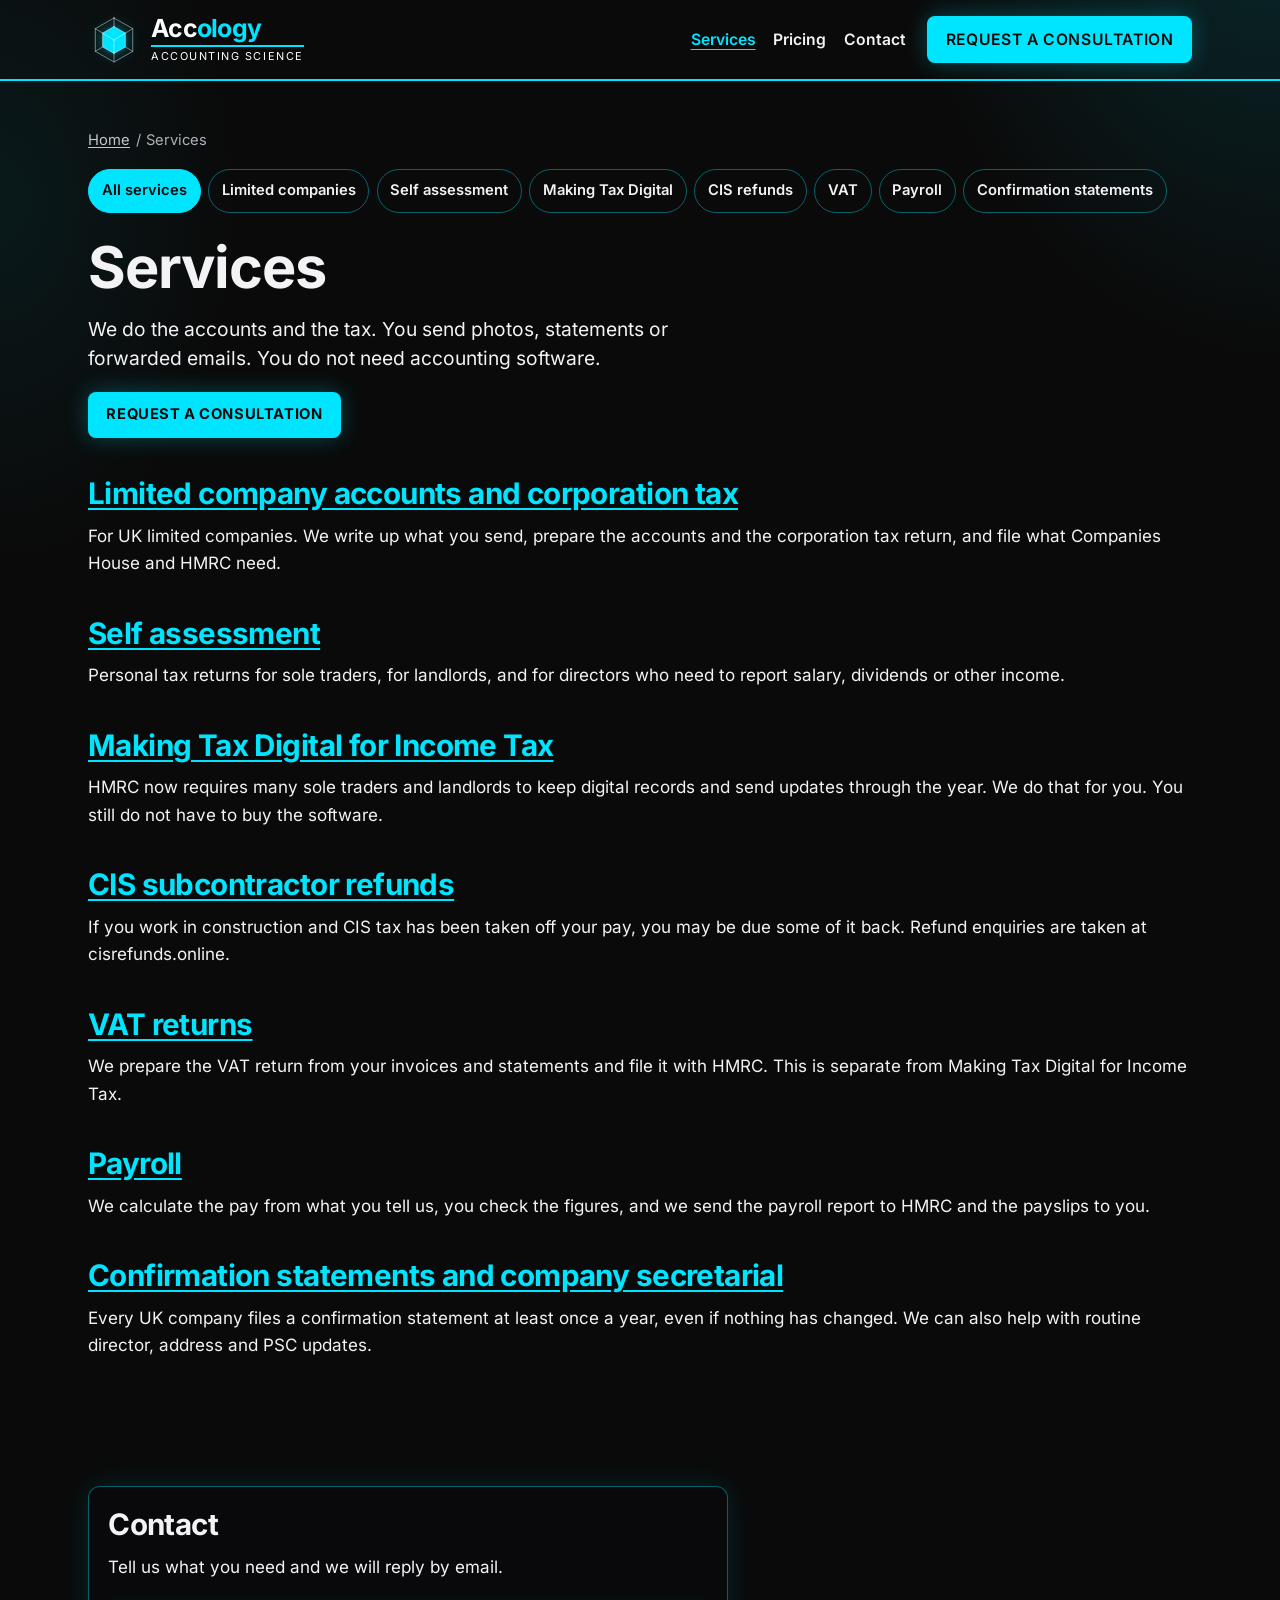
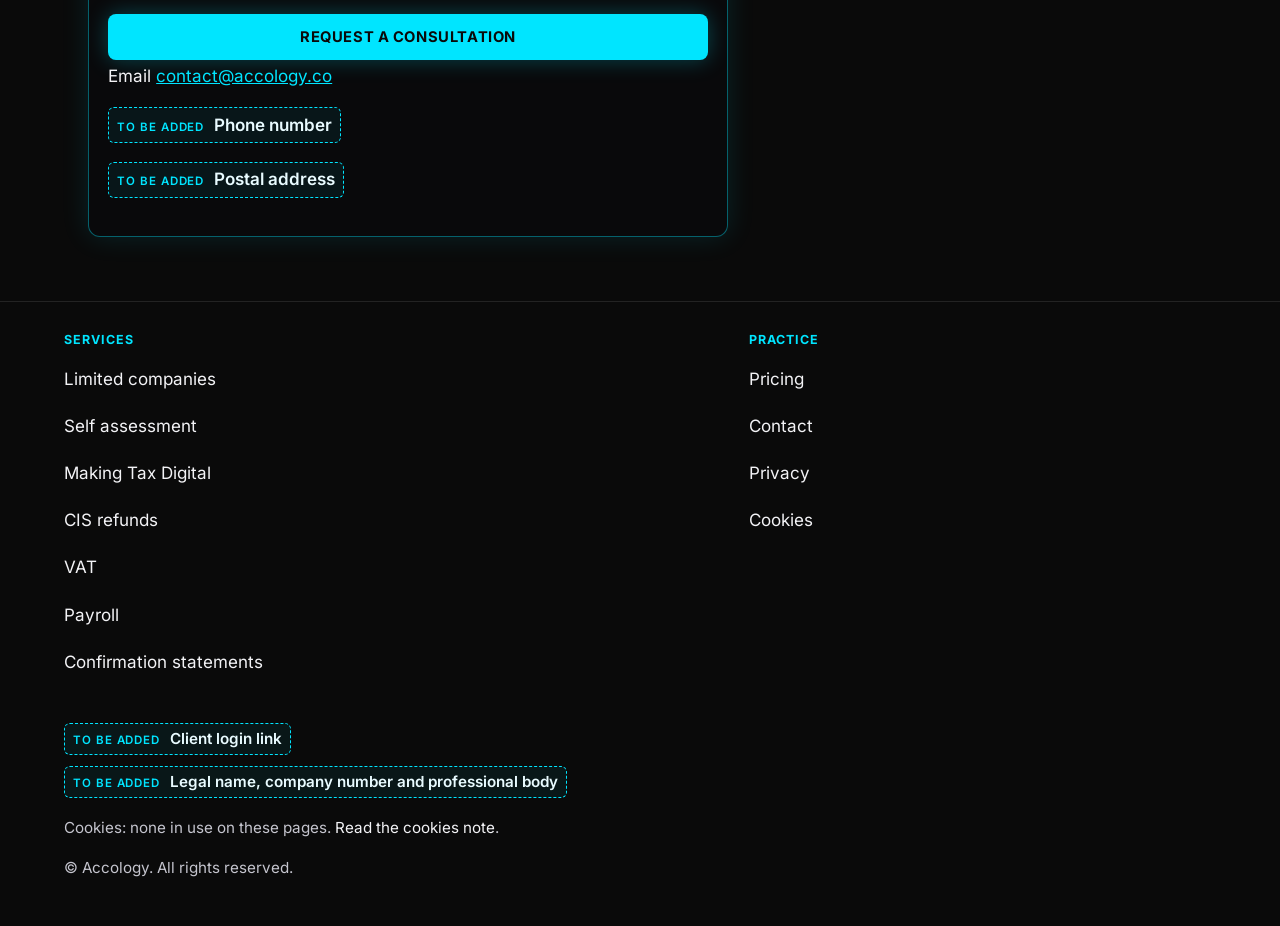
<file: services/index.html>
<!DOCTYPE html>
<html lang="en-GB">
<head>
  <meta charset="utf-8">
  <meta name="viewport" content="width=device-width, initial-scale=1">
  <meta name="theme-color" content="#0A0A0A">
  <meta name="description" content="Accounts, tax, VAT, payroll and company filings for UK clients. Send photos or statements. No accounting software needed.">
  <title>Services · Accology</title>
  <link rel="canonical" href="https://accology.co/services/">
  <link rel="icon" href="/favicon.ico" sizes="any">
  <link rel="icon" type="image/png" sizes="32x32" href="/static/icons/favicon-32.png">
  <link rel="apple-touch-icon" href="/static/icons/apple-touch-icon.png">
  <meta property="og:title" content="Services · Accology">
  <meta property="og:description" content="Accounts, tax, VAT, payroll and company filings for UK clients. Send photos or statements. No accounting software needed.">
  <meta property="og:type" content="website">
  <meta property="og:url" content="https://accology.co/services/">
  <meta property="og:locale" content="en_GB">
  <meta name="twitter:card" content="summary">
  <link rel="stylesheet" href="/static/accology_public.css">
  
</head>
<body class="ac-landing">
  <a class="ac-skip" href="#main">Skip to content</a>
  <header class="ac-header">
  <div class="ac-header-inner">
    <a class="ac-brand" href="/">
      <svg class="ac-cube" viewBox="0 0 64 64" fill="none" xmlns="http://www.w3.org/2000/svg" aria-hidden="true">
        <g stroke="#FFFFFF" stroke-width="0.55" stroke-linejoin="miter" stroke-linecap="square">
          <path d="M32 5L55 18V46L32 59L9 46V18L32 5Z"/>
          <path d="M32 5V32"/>
          <path d="M32 32L9 18"/>
          <path d="M32 32L55 18"/>
          <path d="M32 32V59"/>
          <path d="M9 46L32 32L55 46"/>
        </g>
        <path d="M32 15.5L46 23.5V40.5L32 48.5L18 40.5V23.5L32 15.5Z" fill="#00E5FF"/>
        <g stroke="#FFFFFF" stroke-width="0.55" stroke-linejoin="miter" stroke-linecap="square">
          <path d="M32 15.5L46 23.5V40.5L32 48.5L18 40.5V23.5L32 15.5Z"/>
          <path d="M18 23.5L32 32"/>
          <path d="M46 23.5L32 32"/>
          <path d="M32 32V48.5"/>
        </g>
      </svg>
      <span class="ac-brand-text">
        <span class="ac-brand-word"><span class="ac-acc">Acc</span><span class="ac-ology">ology</span></span>
        <hr class="ac-brand-rule" aria-hidden="true">
        <span class="ac-brand-tag">Accounting Science</span>
      </span>
    </a>
    <button class="ac-nav-toggle" type="button" aria-expanded="false" aria-controls="site-nav">
      <span class="ac-nav-toggle-bars" aria-hidden="true"></span>
      <span class="ac-nav-toggle-label">Menu</span>
    </button>
    <nav class="ac-site-nav" id="site-nav" aria-label="Main">
      <ul>
        <li><a href="/services/" aria-current="page">Services</a></li>
        <li><a href="/pricing/">Pricing</a></li>
        <li><a href="/contact/">Contact</a></li>
      </ul>
      <a class="ac-cta ac-nav-cta" href="/contact/">Request a consultation</a>
    </nav>
  </div>
</header>
  <main id="main" tabindex="-1">
    <div class="ac-wrap ac-prose">
  <nav class="ac-crumb" aria-label="Breadcrumb"><a href="/">Home</a><span aria-hidden="true">/</span><span aria-current="page">Services</span></nav>
  <nav class="ac-subnav" aria-label="Services"><a href="/services/" aria-current="page">All services</a><a href="/services/limited-company/">Limited companies</a><a href="/services/self-assessment/">Self assessment</a><a href="/services/making-tax-digital/">Making Tax Digital</a><a href="/services/cis-refunds/">CIS refunds</a><a href="/services/vat/">VAT</a><a href="/services/payroll/">Payroll</a><a href="/services/confirmation-statements/">Confirmation statements</a></nav>
  <h1>Services</h1>
  <p class="ac-lead">We do the accounts and the tax. You send photos, statements or forwarded emails. You do not need accounting software.</p>
  <p class="ac-inline-cta"><a class="ac-cta" href="/contact/">Request a consultation</a></p>
  <h2><a href="/services/limited-company/">Limited company accounts and corporation tax</a></h2>
  <p>For UK limited companies. We write up what you send, prepare the accounts and the corporation tax return, and file what Companies House and HMRC need.</p>
  <h2><a href="/services/self-assessment/">Self assessment</a></h2>
  <p>Personal tax returns for sole traders, for landlords, and for directors who need to report salary, dividends or other income.</p>
  <h2><a href="/services/making-tax-digital/">Making Tax Digital for Income Tax</a></h2>
  <p>HMRC now requires many sole traders and landlords to keep digital records and send updates through the year. We do that for you. You still do not have to buy the software.</p>
  <h2><a href="/services/cis-refunds/">CIS subcontractor refunds</a></h2>
  <p>If you work in construction and CIS tax has been taken off your pay, you may be due some of it back. Refund enquiries are taken at cisrefunds.online.</p>
  <h2><a href="/services/vat/">VAT returns</a></h2>
  <p>We prepare the VAT return from your invoices and statements and file it with HMRC. This is separate from Making Tax Digital for Income Tax.</p>
  <h2><a href="/services/payroll/">Payroll</a></h2>
  <p>We calculate the pay from what you tell us, you check the figures, and we send the payroll report to HMRC and the payslips to you.</p>
  <h2><a href="/services/confirmation-statements/">Confirmation statements and company secretarial</a></h2>
  <p>Every UK company files a confirmation statement at least once a year, even if nothing has changed. We can also help with routine director, address and PSC updates.</p>
</div>
    <section class="ac-wrap" id="contact" aria-labelledby="contact-heading">
  <div class="ac-contact-panel ac-contact-solo">
    <h2 id="contact-heading">Contact</h2>
    <p>Tell us what you need and we will reply by email.</p>
    <p class="ac-inline-cta"><a class="ac-cta" href="/contact/">Request a consultation</a></p>
    
      <p>Email <a href="mailto:contact@accology.co">contact@accology.co</a></p>
      <!-- TODO(owner): Phone number. Do not publish one until it is confirmed. -->
      <p><span class="ac-todo"><span class="ac-todo-label">To be added</span> Phone number</span></p>
      <!-- TODO(owner): Postal address. Do not publish one until it is confirmed. -->
      <p><span class="ac-todo"><span class="ac-todo-label">To be added</span> Postal address</span></p>

  </div>
</section>
  </main>
  <footer class="ac-landing-footer">
  <div class="ac-footer-inner">
    <div>
      <p class="ac-footer-label">Services</p>
      <ul>
        <li><a href="/services/limited-company/">Limited companies</a></li>
        <li><a href="/services/self-assessment/">Self assessment</a></li>
        <li><a href="/services/making-tax-digital/">Making Tax Digital</a></li>
        <li><a href="/services/cis-refunds/">CIS refunds</a></li>
        <li><a href="/services/vat/">VAT</a></li>
        <li><a href="/services/payroll/">Payroll</a></li>
        <li><a href="/services/confirmation-statements/">Confirmation statements</a></li>
      </ul>
    </div>
    <div>
      <p class="ac-footer-label">Practice</p>
      <ul>
        <li><a href="/pricing/">Pricing</a></li>
        <li><a href="/contact/">Contact</a></li>
        <li><a href="/privacy/">Privacy</a></li>
        <li><a href="/privacy/#cookies">Cookies</a></li>
      </ul>
    </div>
    <div class="ac-footer-meta">
      <!-- TODO(owner): Client login URL. Do not point it at /login on this static site. The client portal is not served from GitHub Pages. -->
      <p><span class="ac-todo"><span class="ac-todo-label">To be added</span> Client login link</span></p>
      <!-- TODO(owner): Legal name, company number, and professional body membership. Leave this until the owner supplies them. -->
      <p><span class="ac-todo"><span class="ac-todo-label">To be added</span> Legal name, company number and professional body</span></p>
      <p>Cookies: none in use on these pages. <a href="/privacy/#cookies">Read the cookies note</a>.</p>
      <p>© Accology. All rights reserved.</p>
    </div>
  </div>
</footer>
  <script src="/static/nav.js"></script>
<script src="/static/visit.js"></script>
<script defer src='https://static.cloudflareinsights.com/beacon.min.js' data-cf-beacon='{"token": "596a7fa2be874c58994a6af9792bb890"}'></script>
</body>
</html>
</file>
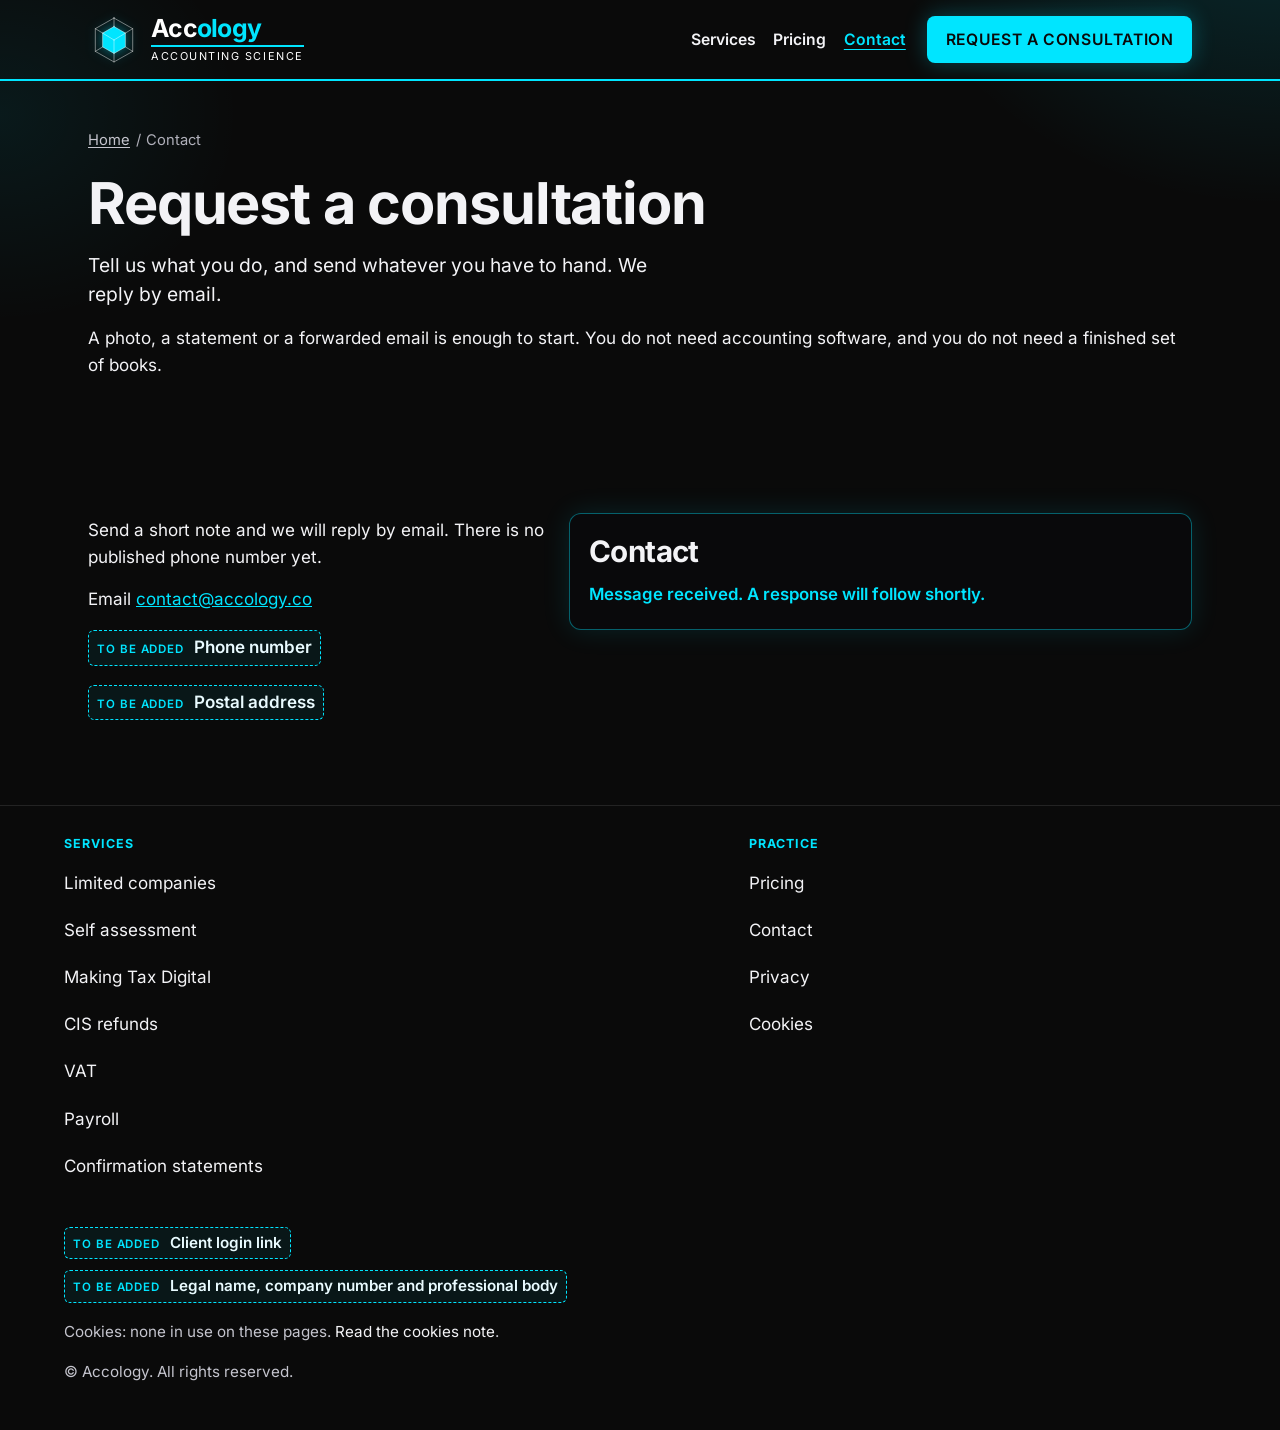
<file: contact/thanks/index.html>
<!DOCTYPE html>
<html lang="en-GB">
<head>
  <meta charset="utf-8">
  <meta name="viewport" content="width=device-width, initial-scale=1">
  <title>Message received · Accology</title>
  <meta name="robots" content="noindex">
  <link rel="canonical" href="https://accology.co/contact/">
  <meta http-equiv="refresh" content="0;url=/contact/?sent=1#contact">
  <script>location.replace("/contact/?sent=1#contact");</script>
</head>
<body>
  <p><a href="/contact/?sent=1#contact">Message received. Continue to Accology.</a></p>
  <script src="/static/visit.js"></script>
  <script defer src='https://static.cloudflareinsights.com/beacon.min.js' data-cf-beacon='{"token": "596a7fa2be874c58994a6af9792bb890"}'></script>
</body>
</html>
</file>
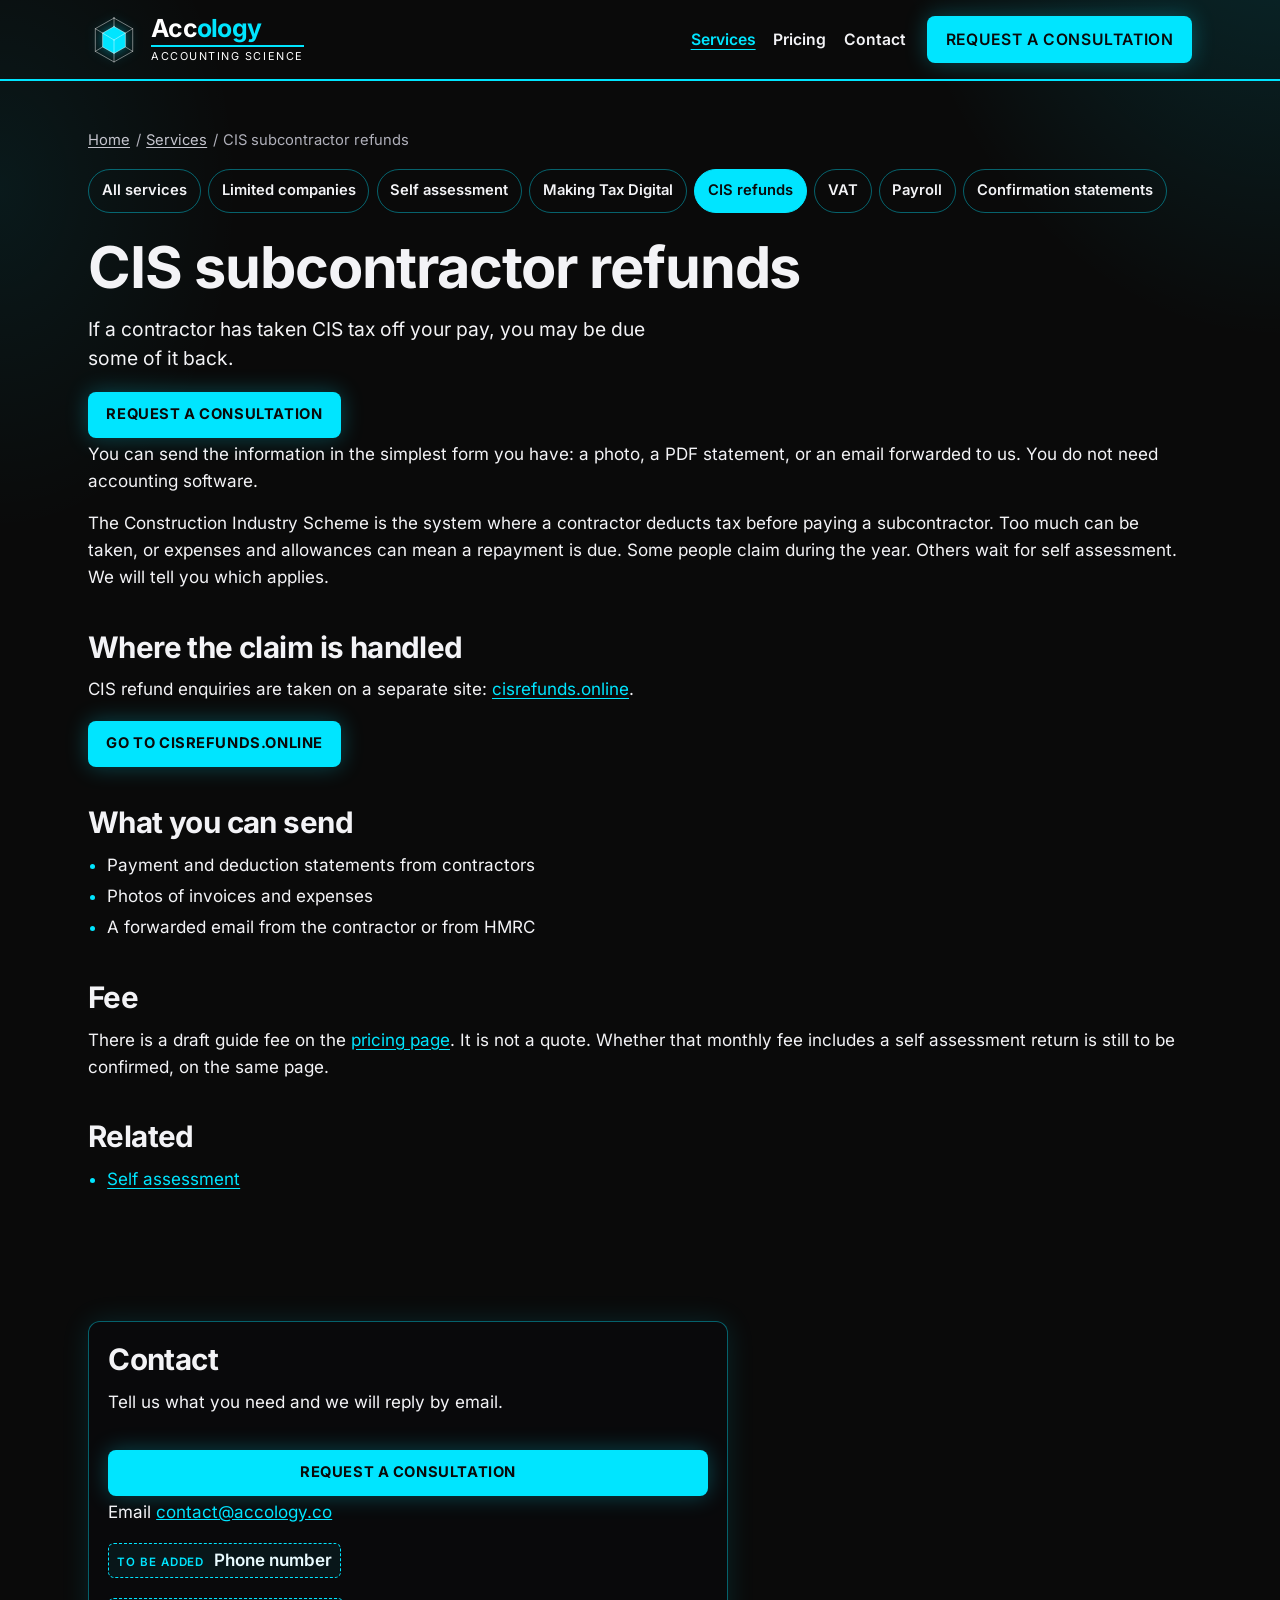
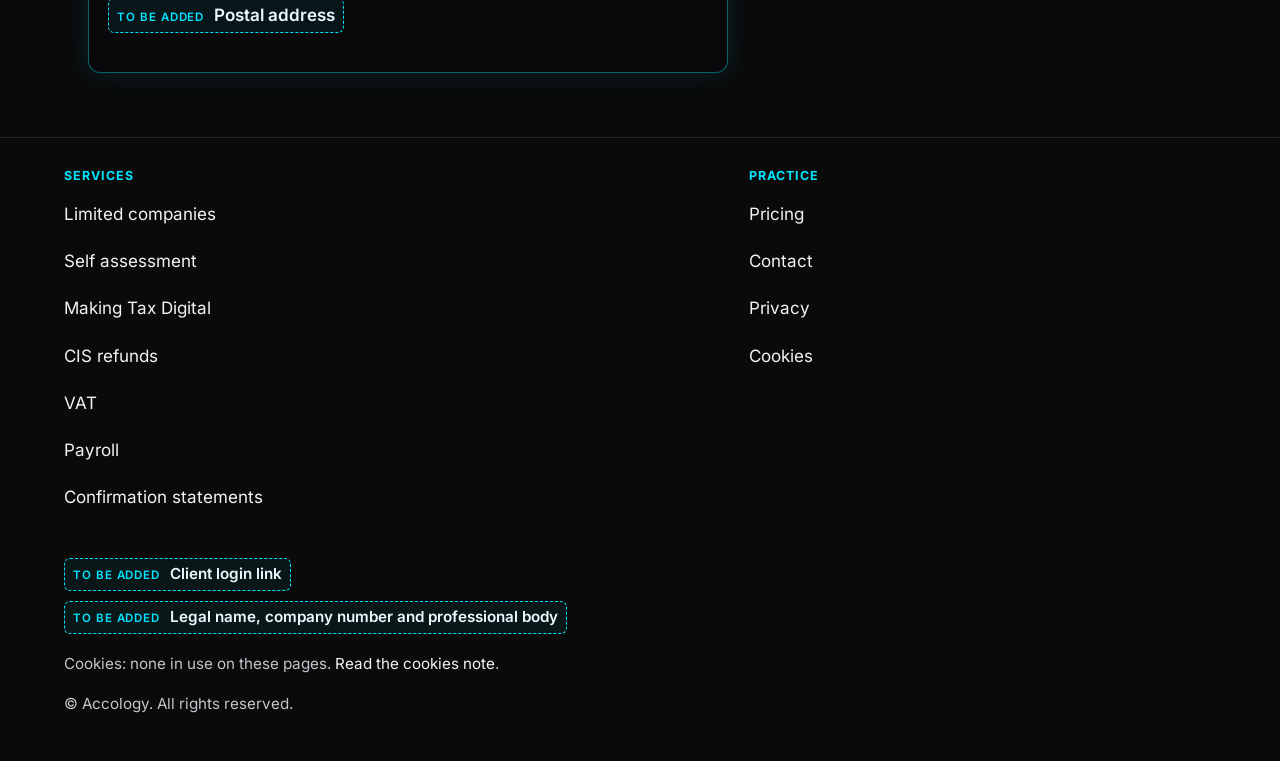
<file: services/cis-refunds/index.html>
<!DOCTYPE html>
<html lang="en-GB">
<head>
  <meta charset="utf-8">
  <meta name="viewport" content="width=device-width, initial-scale=1">
  <meta name="theme-color" content="#0A0A0A">
  <meta name="description" content="CIS refunds for subcontractors who have had tax deducted. Start a claim at cisrefunds.online.">
  <title>CIS subcontractor refunds · Accology</title>
  <link rel="canonical" href="https://accology.co/services/cis-refunds/">
  <link rel="icon" href="/favicon.ico" sizes="any">
  <link rel="icon" type="image/png" sizes="32x32" href="/static/icons/favicon-32.png">
  <link rel="apple-touch-icon" href="/static/icons/apple-touch-icon.png">
  <meta property="og:title" content="CIS subcontractor refunds · Accology">
  <meta property="og:description" content="CIS refunds for subcontractors who have had tax deducted. Start a claim at cisrefunds.online.">
  <meta property="og:type" content="website">
  <meta property="og:url" content="https://accology.co/services/cis-refunds/">
  <meta property="og:locale" content="en_GB">
  <meta name="twitter:card" content="summary">
  <link rel="stylesheet" href="/static/accology_public.css">
  <script type="application/ld+json">{"@context": "https://schema.org", "@type": "Service", "name": "CIS subcontractor refunds", "description": "Help for construction subcontractors who have had CIS tax deducted. Claims start at cisrefunds.online.", "url": "https://accology.co/services/cis-refunds/", "areaServed": "GB", "provider": {"@type": "AccountingService", "name": "Accology", "url": "https://accology.co/"}}</script>
</head>
<body class="ac-landing">
  <a class="ac-skip" href="#main">Skip to content</a>
  <header class="ac-header">
  <div class="ac-header-inner">
    <a class="ac-brand" href="/">
      <svg class="ac-cube" viewBox="0 0 64 64" fill="none" xmlns="http://www.w3.org/2000/svg" aria-hidden="true">
        <g stroke="#FFFFFF" stroke-width="0.55" stroke-linejoin="miter" stroke-linecap="square">
          <path d="M32 5L55 18V46L32 59L9 46V18L32 5Z"/>
          <path d="M32 5V32"/>
          <path d="M32 32L9 18"/>
          <path d="M32 32L55 18"/>
          <path d="M32 32V59"/>
          <path d="M9 46L32 32L55 46"/>
        </g>
        <path d="M32 15.5L46 23.5V40.5L32 48.5L18 40.5V23.5L32 15.5Z" fill="#00E5FF"/>
        <g stroke="#FFFFFF" stroke-width="0.55" stroke-linejoin="miter" stroke-linecap="square">
          <path d="M32 15.5L46 23.5V40.5L32 48.5L18 40.5V23.5L32 15.5Z"/>
          <path d="M18 23.5L32 32"/>
          <path d="M46 23.5L32 32"/>
          <path d="M32 32V48.5"/>
        </g>
      </svg>
      <span class="ac-brand-text">
        <span class="ac-brand-word"><span class="ac-acc">Acc</span><span class="ac-ology">ology</span></span>
        <hr class="ac-brand-rule" aria-hidden="true">
        <span class="ac-brand-tag">Accounting Science</span>
      </span>
    </a>
    <button class="ac-nav-toggle" type="button" aria-expanded="false" aria-controls="site-nav">
      <span class="ac-nav-toggle-bars" aria-hidden="true"></span>
      <span class="ac-nav-toggle-label">Menu</span>
    </button>
    <nav class="ac-site-nav" id="site-nav" aria-label="Main">
      <ul>
        <li><a href="/services/" aria-current="page">Services</a></li>
        <li><a href="/pricing/">Pricing</a></li>
        <li><a href="/contact/">Contact</a></li>
      </ul>
      <a class="ac-cta ac-nav-cta" href="/contact/">Request a consultation</a>
    </nav>
  </div>
</header>
  <main id="main" tabindex="-1">
    <div class="ac-wrap ac-prose">
  <nav class="ac-crumb" aria-label="Breadcrumb"><a href="/">Home</a><span aria-hidden="true">/</span><a href="/services/">Services</a><span aria-hidden="true">/</span><span aria-current="page">CIS subcontractor refunds</span></nav>
  <nav class="ac-subnav" aria-label="Services"><a href="/services/">All services</a><a href="/services/limited-company/">Limited companies</a><a href="/services/self-assessment/">Self assessment</a><a href="/services/making-tax-digital/">Making Tax Digital</a><a href="/services/cis-refunds/" aria-current="page">CIS refunds</a><a href="/services/vat/">VAT</a><a href="/services/payroll/">Payroll</a><a href="/services/confirmation-statements/">Confirmation statements</a></nav>
  <h1>CIS subcontractor refunds</h1>
  <p class="ac-lead">If a contractor has taken CIS tax off your pay, you may be due some of it back.</p>
  <p class="ac-inline-cta"><a class="ac-cta" href="/contact/">Request a consultation</a></p>
  <p>You can send the information in the simplest form you have: a photo, a PDF statement, or an email forwarded to us. You do not need accounting software.</p>

  <p>The Construction Industry Scheme is the system where a contractor deducts tax before paying a subcontractor. Too much can be taken, or expenses and allowances can mean a repayment is due. Some people claim during the year. Others wait for self assessment. We will tell you which applies.</p>
  <!-- TODO(owner): Confirm how Accology should describe cisrefunds.online (your site, a sister site, or simply the place a claim is started). -->
  <h2>Where the claim is handled</h2>
  <p>CIS refund enquiries are taken on a separate site: <a href="https://cisrefunds.online">cisrefunds.online</a>.</p>
  <p class="ac-inline-cta"><a class="ac-cta" href="https://cisrefunds.online">Go to cisrefunds.online</a></p>
  <h2>What you can send</h2>
  <ul>
    <li>Payment and deduction statements from contractors</li>
    <li>Photos of invoices and expenses</li>
    <li>A forwarded email from the contractor or from HMRC</li>
  </ul>
  <h2>Fee</h2>
  <p>There is a draft guide fee on the <a href="/pricing/#price-cis">pricing page</a>. It is not a quote. Whether that monthly fee includes a self assessment return is still to be confirmed, on the same page.</p>
  <h2>Related</h2>
  <ul>
    <li><a href="/services/self-assessment/">Self assessment</a></li>
  </ul>
</div>
    <section class="ac-wrap" id="contact" aria-labelledby="contact-heading">
  <div class="ac-contact-panel ac-contact-solo">
    <h2 id="contact-heading">Contact</h2>
    <p>Tell us what you need and we will reply by email.</p>
    <p class="ac-inline-cta"><a class="ac-cta" href="/contact/">Request a consultation</a></p>
    
      <p>Email <a href="mailto:contact@accology.co">contact@accology.co</a></p>
      <!-- TODO(owner): Phone number. Do not publish one until it is confirmed. -->
      <p><span class="ac-todo"><span class="ac-todo-label">To be added</span> Phone number</span></p>
      <!-- TODO(owner): Postal address. Do not publish one until it is confirmed. -->
      <p><span class="ac-todo"><span class="ac-todo-label">To be added</span> Postal address</span></p>

  </div>
</section>
  </main>
  <footer class="ac-landing-footer">
  <div class="ac-footer-inner">
    <div>
      <p class="ac-footer-label">Services</p>
      <ul>
        <li><a href="/services/limited-company/">Limited companies</a></li>
        <li><a href="/services/self-assessment/">Self assessment</a></li>
        <li><a href="/services/making-tax-digital/">Making Tax Digital</a></li>
        <li><a href="/services/cis-refunds/">CIS refunds</a></li>
        <li><a href="/services/vat/">VAT</a></li>
        <li><a href="/services/payroll/">Payroll</a></li>
        <li><a href="/services/confirmation-statements/">Confirmation statements</a></li>
      </ul>
    </div>
    <div>
      <p class="ac-footer-label">Practice</p>
      <ul>
        <li><a href="/pricing/">Pricing</a></li>
        <li><a href="/contact/">Contact</a></li>
        <li><a href="/privacy/">Privacy</a></li>
        <li><a href="/privacy/#cookies">Cookies</a></li>
      </ul>
    </div>
    <div class="ac-footer-meta">
      <!-- TODO(owner): Client login URL. Do not point it at /login on this static site. The client portal is not served from GitHub Pages. -->
      <p><span class="ac-todo"><span class="ac-todo-label">To be added</span> Client login link</span></p>
      <!-- TODO(owner): Legal name, company number, and professional body membership. Leave this until the owner supplies them. -->
      <p><span class="ac-todo"><span class="ac-todo-label">To be added</span> Legal name, company number and professional body</span></p>
      <p>Cookies: none in use on these pages. <a href="/privacy/#cookies">Read the cookies note</a>.</p>
      <p>© Accology. All rights reserved.</p>
    </div>
  </div>
</footer>
  <script src="/static/nav.js"></script>
<script src="/static/visit.js"></script>
<script defer src='https://static.cloudflareinsights.com/beacon.min.js' data-cf-beacon='{"token": "596a7fa2be874c58994a6af9792bb890"}'></script>
</body>
</html>
</file>
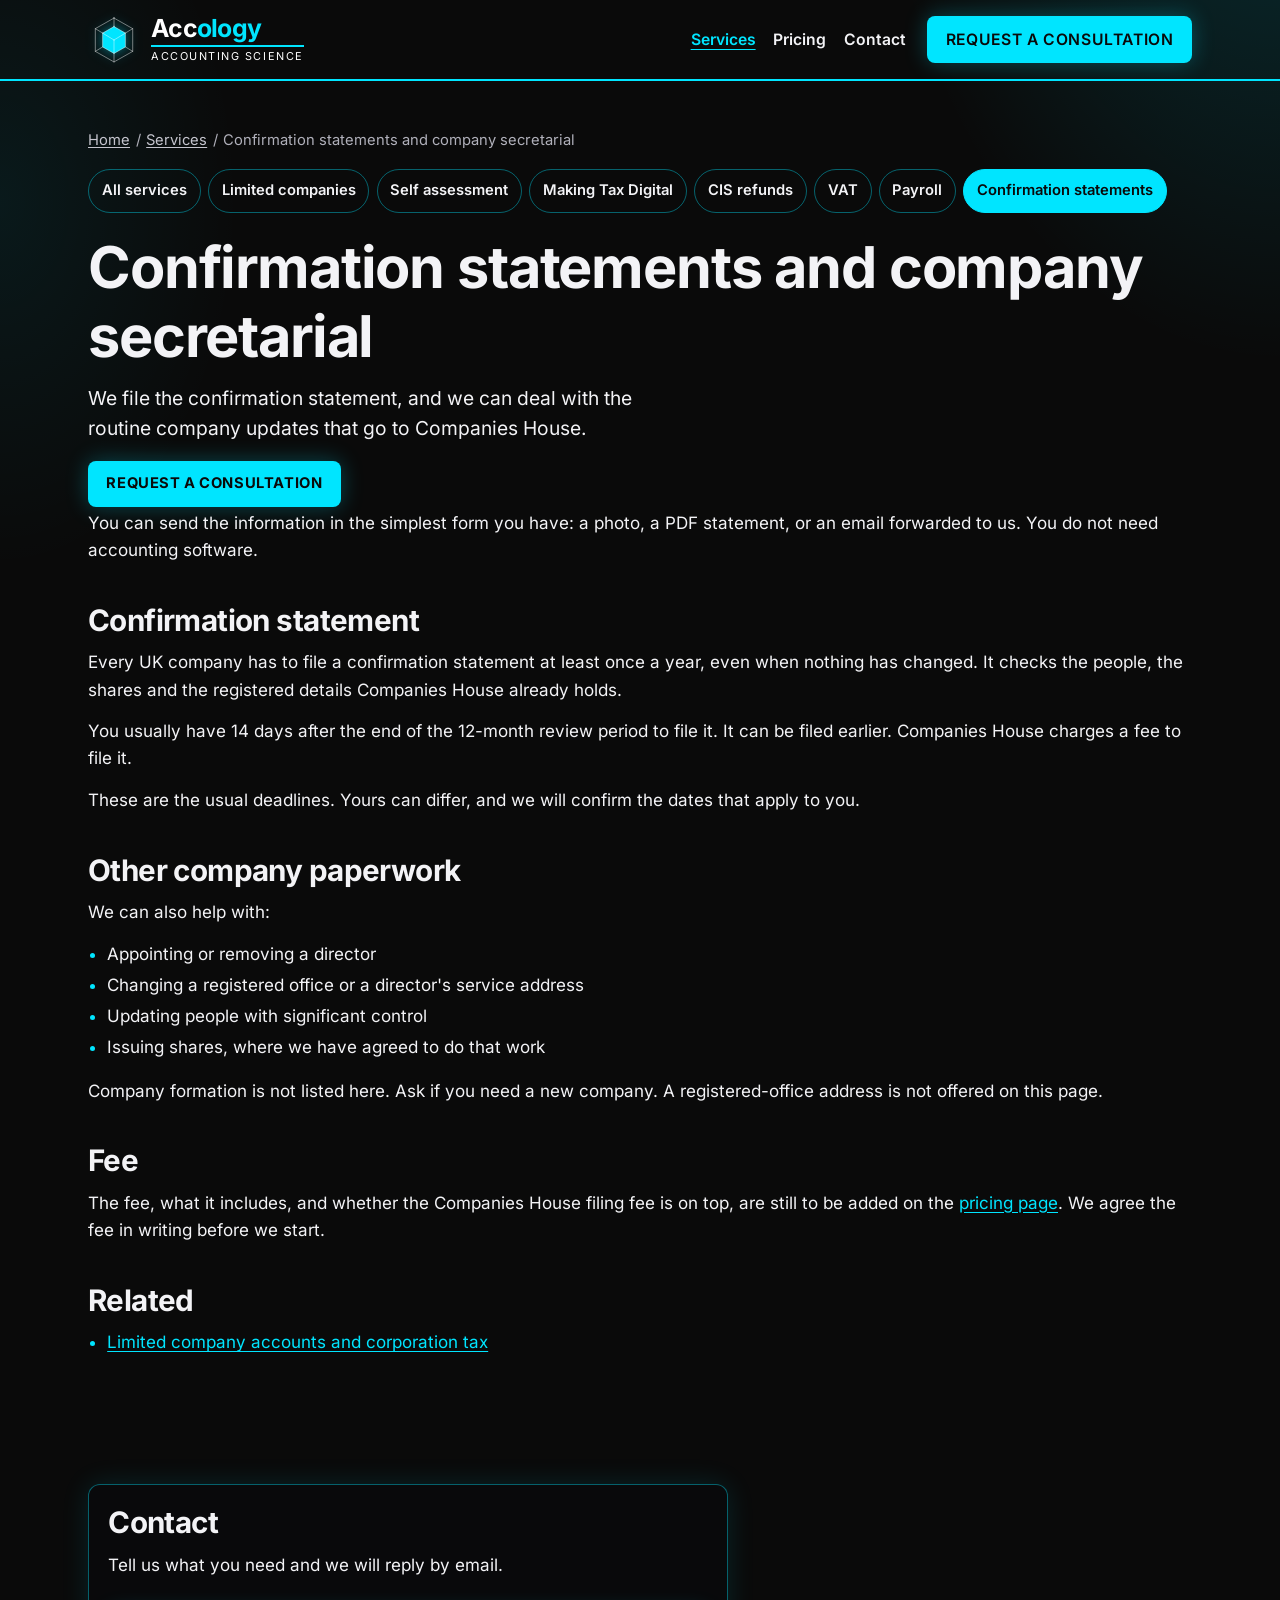
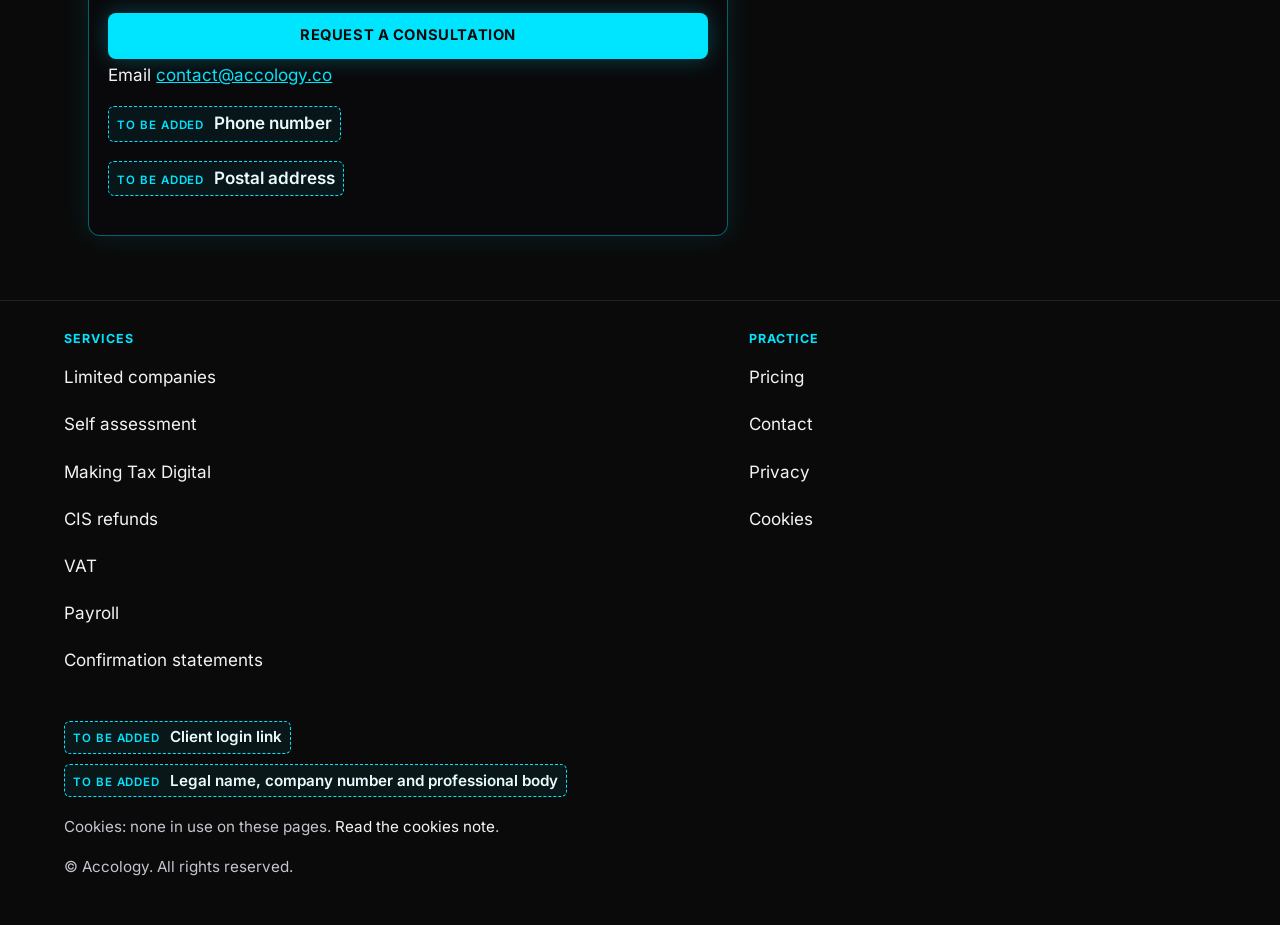
<file: services/confirmation-statements/index.html>
<!DOCTYPE html>
<html lang="en-GB">
<head>
  <meta charset="utf-8">
  <meta name="viewport" content="width=device-width, initial-scale=1">
  <meta name="theme-color" content="#0A0A0A">
  <meta name="description" content="Confirmation statements and routine Companies House updates for UK companies. The annual filing, even if nothing has changed.">
  <title>Confirmation statements and company secretarial · Accology</title>
  <link rel="canonical" href="https://accology.co/services/confirmation-statements/">
  <link rel="icon" href="/favicon.ico" sizes="any">
  <link rel="icon" type="image/png" sizes="32x32" href="/static/icons/favicon-32.png">
  <link rel="apple-touch-icon" href="/static/icons/apple-touch-icon.png">
  <meta property="og:title" content="Confirmation statements and company secretarial · Accology">
  <meta property="og:description" content="Confirmation statements and routine Companies House updates for UK companies. The annual filing, even if nothing has changed.">
  <meta property="og:type" content="website">
  <meta property="og:url" content="https://accology.co/services/confirmation-statements/">
  <meta property="og:locale" content="en_GB">
  <meta name="twitter:card" content="summary">
  <link rel="stylesheet" href="/static/accology_public.css">
  <script type="application/ld+json">{"@context": "https://schema.org", "@type": "Service", "name": "Confirmation statements and company secretarial", "description": "Confirmation statements and routine Companies House updates.", "url": "https://accology.co/services/confirmation-statements/", "areaServed": "GB", "provider": {"@type": "AccountingService", "name": "Accology", "url": "https://accology.co/"}}</script>
</head>
<body class="ac-landing">
  <a class="ac-skip" href="#main">Skip to content</a>
  <header class="ac-header">
  <div class="ac-header-inner">
    <a class="ac-brand" href="/">
      <svg class="ac-cube" viewBox="0 0 64 64" fill="none" xmlns="http://www.w3.org/2000/svg" aria-hidden="true">
        <g stroke="#FFFFFF" stroke-width="0.55" stroke-linejoin="miter" stroke-linecap="square">
          <path d="M32 5L55 18V46L32 59L9 46V18L32 5Z"/>
          <path d="M32 5V32"/>
          <path d="M32 32L9 18"/>
          <path d="M32 32L55 18"/>
          <path d="M32 32V59"/>
          <path d="M9 46L32 32L55 46"/>
        </g>
        <path d="M32 15.5L46 23.5V40.5L32 48.5L18 40.5V23.5L32 15.5Z" fill="#00E5FF"/>
        <g stroke="#FFFFFF" stroke-width="0.55" stroke-linejoin="miter" stroke-linecap="square">
          <path d="M32 15.5L46 23.5V40.5L32 48.5L18 40.5V23.5L32 15.5Z"/>
          <path d="M18 23.5L32 32"/>
          <path d="M46 23.5L32 32"/>
          <path d="M32 32V48.5"/>
        </g>
      </svg>
      <span class="ac-brand-text">
        <span class="ac-brand-word"><span class="ac-acc">Acc</span><span class="ac-ology">ology</span></span>
        <hr class="ac-brand-rule" aria-hidden="true">
        <span class="ac-brand-tag">Accounting Science</span>
      </span>
    </a>
    <button class="ac-nav-toggle" type="button" aria-expanded="false" aria-controls="site-nav">
      <span class="ac-nav-toggle-bars" aria-hidden="true"></span>
      <span class="ac-nav-toggle-label">Menu</span>
    </button>
    <nav class="ac-site-nav" id="site-nav" aria-label="Main">
      <ul>
        <li><a href="/services/" aria-current="page">Services</a></li>
        <li><a href="/pricing/">Pricing</a></li>
        <li><a href="/contact/">Contact</a></li>
      </ul>
      <a class="ac-cta ac-nav-cta" href="/contact/">Request a consultation</a>
    </nav>
  </div>
</header>
  <main id="main" tabindex="-1">
    <div class="ac-wrap ac-prose">
  <nav class="ac-crumb" aria-label="Breadcrumb"><a href="/">Home</a><span aria-hidden="true">/</span><a href="/services/">Services</a><span aria-hidden="true">/</span><span aria-current="page">Confirmation statements and company secretarial</span></nav>
  <nav class="ac-subnav" aria-label="Services"><a href="/services/">All services</a><a href="/services/limited-company/">Limited companies</a><a href="/services/self-assessment/">Self assessment</a><a href="/services/making-tax-digital/">Making Tax Digital</a><a href="/services/cis-refunds/">CIS refunds</a><a href="/services/vat/">VAT</a><a href="/services/payroll/">Payroll</a><a href="/services/confirmation-statements/" aria-current="page">Confirmation statements</a></nav>
  <h1>Confirmation statements and company secretarial</h1>
  <p class="ac-lead">We file the confirmation statement, and we can deal with the routine company updates that go to Companies House.</p>
  <p class="ac-inline-cta"><a class="ac-cta" href="/contact/">Request a consultation</a></p>
  <p>You can send the information in the simplest form you have: a photo, a PDF statement, or an email forwarded to us. You do not need accounting software.</p>

  <h2>Confirmation statement</h2>
  <p>Every UK company has to file a confirmation statement at least once a year, even when nothing has changed. It checks the people, the shares and the registered details Companies House already holds.</p>
  <p>You usually have 14 days after the end of the 12-month review period to file it. It can be filed earlier. Companies House charges a fee to file it.</p>
  <p>These are the usual deadlines. Yours can differ, and we will confirm the dates that apply to you.</p>
  <h2>Other company paperwork</h2>
  <p>We can also help with:</p>
  <ul>
    <li>Appointing or removing a director</li>
    <li>Changing a registered office or a director's service address</li>
    <li>Updating people with significant control</li>
    <li>Issuing shares, where we have agreed to do that work</li>
  </ul>
  <p>Company formation is not listed here. Ask if you need a new company. A registered-office address is not offered on this page.</p>
  <!-- TODO(owner): Confirm which of these tasks are included in a fee and which are quoted one by one. Confirm company formation and any registered-office service before either is added. -->
  <h2>Fee</h2>
  <p>The fee, what it includes, and whether the Companies House filing fee is on top, are still to be added on the <a href="/pricing/#price-secretarial">pricing page</a>. We agree the fee in writing before we start.</p>
  <h2>Related</h2>
  <ul>
    <li><a href="/services/limited-company/">Limited company accounts and corporation tax</a></li>
  </ul>
</div>
    <section class="ac-wrap" id="contact" aria-labelledby="contact-heading">
  <div class="ac-contact-panel ac-contact-solo">
    <h2 id="contact-heading">Contact</h2>
    <p>Tell us what you need and we will reply by email.</p>
    <p class="ac-inline-cta"><a class="ac-cta" href="/contact/">Request a consultation</a></p>
    
      <p>Email <a href="mailto:contact@accology.co">contact@accology.co</a></p>
      <!-- TODO(owner): Phone number. Do not publish one until it is confirmed. -->
      <p><span class="ac-todo"><span class="ac-todo-label">To be added</span> Phone number</span></p>
      <!-- TODO(owner): Postal address. Do not publish one until it is confirmed. -->
      <p><span class="ac-todo"><span class="ac-todo-label">To be added</span> Postal address</span></p>

  </div>
</section>
  </main>
  <footer class="ac-landing-footer">
  <div class="ac-footer-inner">
    <div>
      <p class="ac-footer-label">Services</p>
      <ul>
        <li><a href="/services/limited-company/">Limited companies</a></li>
        <li><a href="/services/self-assessment/">Self assessment</a></li>
        <li><a href="/services/making-tax-digital/">Making Tax Digital</a></li>
        <li><a href="/services/cis-refunds/">CIS refunds</a></li>
        <li><a href="/services/vat/">VAT</a></li>
        <li><a href="/services/payroll/">Payroll</a></li>
        <li><a href="/services/confirmation-statements/">Confirmation statements</a></li>
      </ul>
    </div>
    <div>
      <p class="ac-footer-label">Practice</p>
      <ul>
        <li><a href="/pricing/">Pricing</a></li>
        <li><a href="/contact/">Contact</a></li>
        <li><a href="/privacy/">Privacy</a></li>
        <li><a href="/privacy/#cookies">Cookies</a></li>
      </ul>
    </div>
    <div class="ac-footer-meta">
      <!-- TODO(owner): Client login URL. Do not point it at /login on this static site. The client portal is not served from GitHub Pages. -->
      <p><span class="ac-todo"><span class="ac-todo-label">To be added</span> Client login link</span></p>
      <!-- TODO(owner): Legal name, company number, and professional body membership. Leave this until the owner supplies them. -->
      <p><span class="ac-todo"><span class="ac-todo-label">To be added</span> Legal name, company number and professional body</span></p>
      <p>Cookies: none in use on these pages. <a href="/privacy/#cookies">Read the cookies note</a>.</p>
      <p>© Accology. All rights reserved.</p>
    </div>
  </div>
</footer>
  <script src="/static/nav.js"></script>
<script src="/static/visit.js"></script>
<script defer src='https://static.cloudflareinsights.com/beacon.min.js' data-cf-beacon='{"token": "596a7fa2be874c58994a6af9792bb890"}'></script>
</body>
</html>
</file>
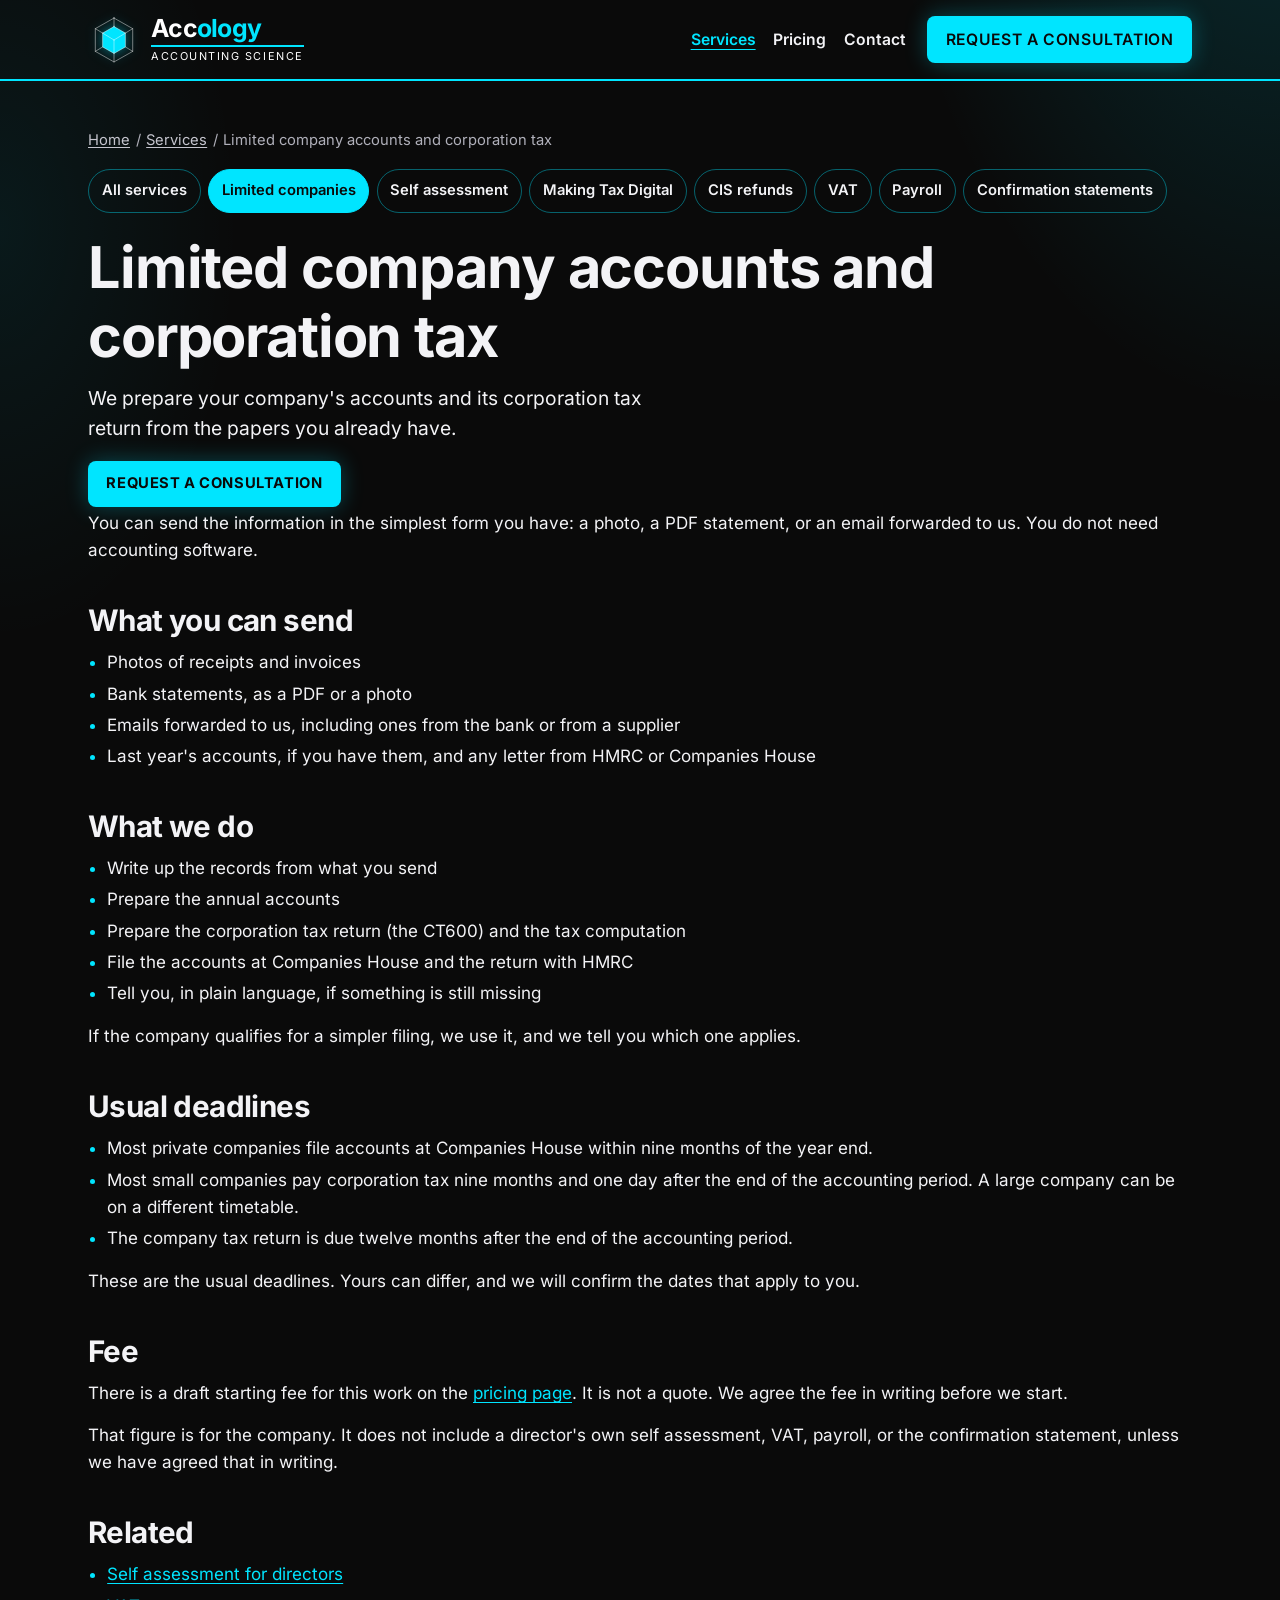
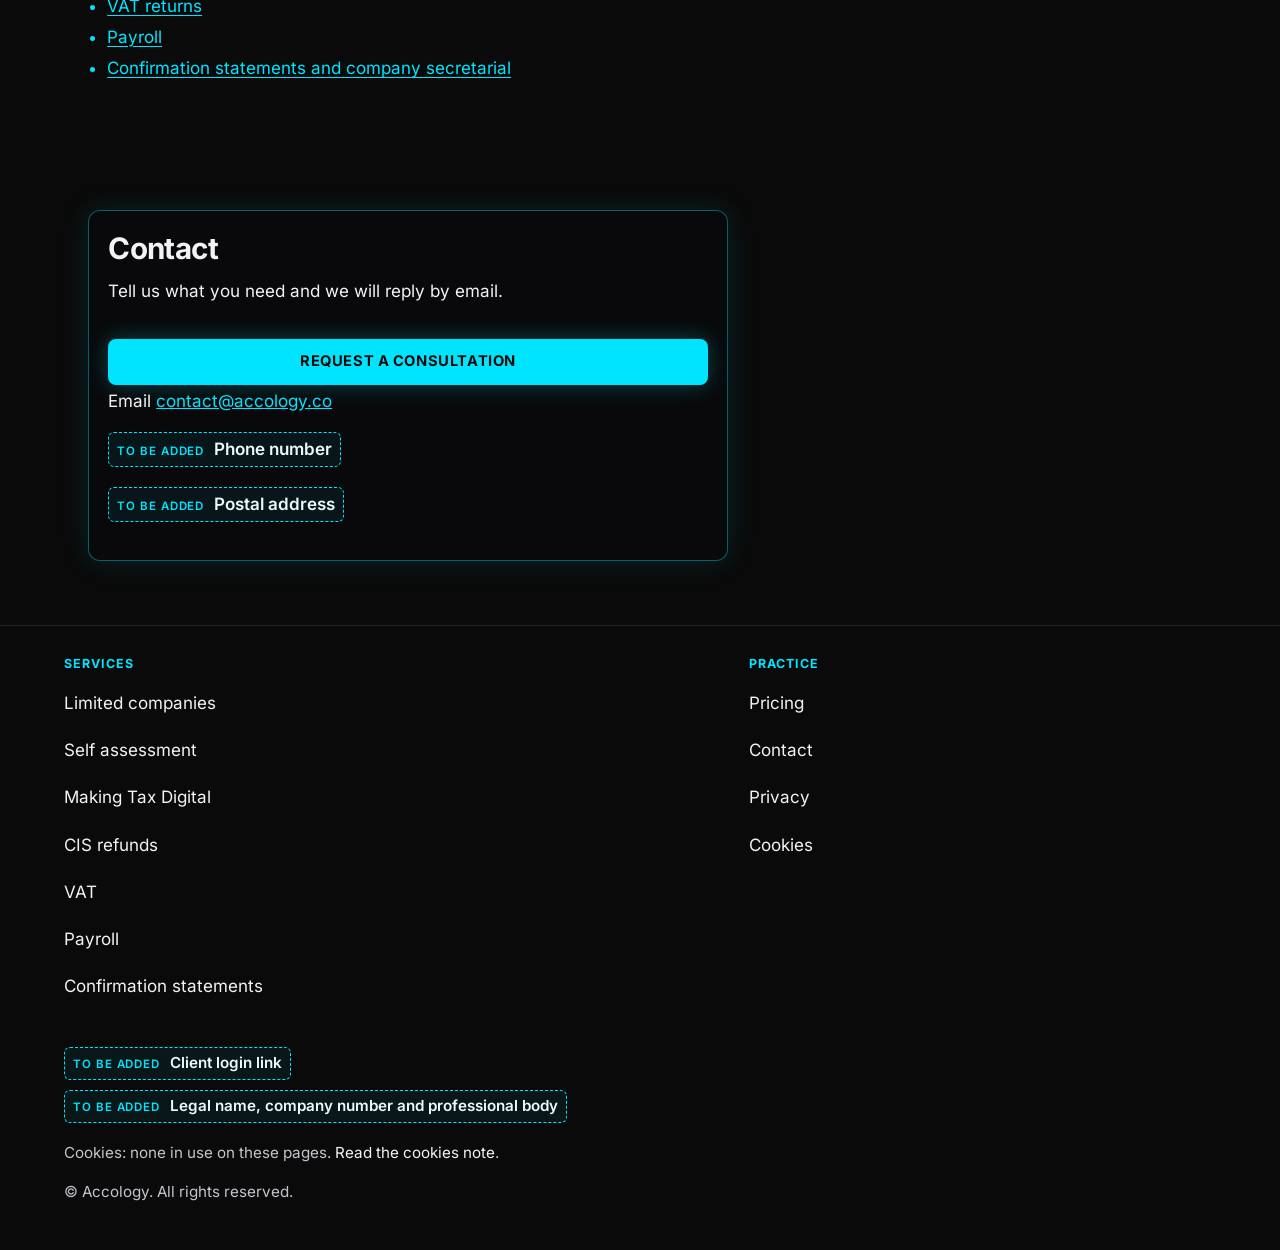
<file: services/limited-company/index.html>
<!DOCTYPE html>
<html lang="en-GB">
<head>
  <meta charset="utf-8">
  <meta name="viewport" content="width=device-width, initial-scale=1">
  <meta name="theme-color" content="#0A0A0A">
  <meta name="description" content="Annual accounts, corporation tax and Companies House filing for UK limited companies. Send invoices and statements as they are.">
  <title>Limited company accounts and corporation tax · Accology</title>
  <link rel="canonical" href="https://accology.co/services/limited-company/">
  <link rel="icon" href="/favicon.ico" sizes="any">
  <link rel="icon" type="image/png" sizes="32x32" href="/static/icons/favicon-32.png">
  <link rel="apple-touch-icon" href="/static/icons/apple-touch-icon.png">
  <meta property="og:title" content="Limited company accounts and corporation tax · Accology">
  <meta property="og:description" content="Annual accounts, corporation tax and Companies House filing for UK limited companies. Send invoices and statements as they are.">
  <meta property="og:type" content="website">
  <meta property="og:url" content="https://accology.co/services/limited-company/">
  <meta property="og:locale" content="en_GB">
  <meta name="twitter:card" content="summary">
  <link rel="stylesheet" href="/static/accology_public.css">
  <script type="application/ld+json">{"@context": "https://schema.org", "@type": "Service", "name": "Limited company accounts and corporation tax", "description": "Annual accounts, corporation tax and Companies House filing from the papers the client already has.", "url": "https://accology.co/services/limited-company/", "areaServed": "GB", "provider": {"@type": "AccountingService", "name": "Accology", "url": "https://accology.co/"}}</script>
</head>
<body class="ac-landing">
  <a class="ac-skip" href="#main">Skip to content</a>
  <header class="ac-header">
  <div class="ac-header-inner">
    <a class="ac-brand" href="/">
      <svg class="ac-cube" viewBox="0 0 64 64" fill="none" xmlns="http://www.w3.org/2000/svg" aria-hidden="true">
        <g stroke="#FFFFFF" stroke-width="0.55" stroke-linejoin="miter" stroke-linecap="square">
          <path d="M32 5L55 18V46L32 59L9 46V18L32 5Z"/>
          <path d="M32 5V32"/>
          <path d="M32 32L9 18"/>
          <path d="M32 32L55 18"/>
          <path d="M32 32V59"/>
          <path d="M9 46L32 32L55 46"/>
        </g>
        <path d="M32 15.5L46 23.5V40.5L32 48.5L18 40.5V23.5L32 15.5Z" fill="#00E5FF"/>
        <g stroke="#FFFFFF" stroke-width="0.55" stroke-linejoin="miter" stroke-linecap="square">
          <path d="M32 15.5L46 23.5V40.5L32 48.5L18 40.5V23.5L32 15.5Z"/>
          <path d="M18 23.5L32 32"/>
          <path d="M46 23.5L32 32"/>
          <path d="M32 32V48.5"/>
        </g>
      </svg>
      <span class="ac-brand-text">
        <span class="ac-brand-word"><span class="ac-acc">Acc</span><span class="ac-ology">ology</span></span>
        <hr class="ac-brand-rule" aria-hidden="true">
        <span class="ac-brand-tag">Accounting Science</span>
      </span>
    </a>
    <button class="ac-nav-toggle" type="button" aria-expanded="false" aria-controls="site-nav">
      <span class="ac-nav-toggle-bars" aria-hidden="true"></span>
      <span class="ac-nav-toggle-label">Menu</span>
    </button>
    <nav class="ac-site-nav" id="site-nav" aria-label="Main">
      <ul>
        <li><a href="/services/" aria-current="page">Services</a></li>
        <li><a href="/pricing/">Pricing</a></li>
        <li><a href="/contact/">Contact</a></li>
      </ul>
      <a class="ac-cta ac-nav-cta" href="/contact/">Request a consultation</a>
    </nav>
  </div>
</header>
  <main id="main" tabindex="-1">
    <div class="ac-wrap ac-prose">
  <nav class="ac-crumb" aria-label="Breadcrumb"><a href="/">Home</a><span aria-hidden="true">/</span><a href="/services/">Services</a><span aria-hidden="true">/</span><span aria-current="page">Limited company accounts and corporation tax</span></nav>
  <nav class="ac-subnav" aria-label="Services"><a href="/services/">All services</a><a href="/services/limited-company/" aria-current="page">Limited companies</a><a href="/services/self-assessment/">Self assessment</a><a href="/services/making-tax-digital/">Making Tax Digital</a><a href="/services/cis-refunds/">CIS refunds</a><a href="/services/vat/">VAT</a><a href="/services/payroll/">Payroll</a><a href="/services/confirmation-statements/">Confirmation statements</a></nav>
  <h1>Limited company accounts and corporation tax</h1>
  <p class="ac-lead">We prepare your company's accounts and its corporation tax return from the papers you already have.</p>
  <p class="ac-inline-cta"><a class="ac-cta" href="/contact/">Request a consultation</a></p>
  <p>You can send the information in the simplest form you have: a photo, a PDF statement, or an email forwarded to us. You do not need accounting software.</p>

  <h2>What you can send</h2>
  <ul>
    <li>Photos of receipts and invoices</li>
    <li>Bank statements, as a PDF or a photo</li>
    <li>Emails forwarded to us, including ones from the bank or from a supplier</li>
    <li>Last year's accounts, if you have them, and any letter from HMRC or Companies House</li>
  </ul>
  <h2>What we do</h2>
  <ul>
    <li>Write up the records from what you send</li>
    <li>Prepare the annual accounts</li>
    <li>Prepare the corporation tax return (the CT600) and the tax computation</li>
    <li>File the accounts at Companies House and the return with HMRC</li>
    <li>Tell you, in plain language, if something is still missing</li>
  </ul>
  <p>If the company qualifies for a simpler filing, we use it, and we tell you which one applies.</p>
  <h2>Usual deadlines</h2>
  <ul>
    <li>Most private companies file accounts at Companies House within nine months of the year end.</li>
    <li>Most small companies pay corporation tax nine months and one day after the end of the accounting period. A large company can be on a different timetable.</li>
    <li>The company tax return is due twelve months after the end of the accounting period.</li>
  </ul>
  <p>These are the usual deadlines. Yours can differ, and we will confirm the dates that apply to you.</p>
  <h2>Fee</h2>
  <p>There is a draft starting fee for this work on the <a href="/pricing/#price-limited">pricing page</a>. It is not a quote. We agree the fee in writing before we start.</p>
  <p>That figure is for the company. It does not include a director's own self assessment, VAT, payroll, or the confirmation statement, unless we have agreed that in writing.</p>
  <h2>Related</h2>
  <ul>
    <li><a href="/services/self-assessment/">Self assessment for directors</a></li>
    <li><a href="/services/vat/">VAT returns</a></li>
    <li><a href="/services/payroll/">Payroll</a></li>
    <li><a href="/services/confirmation-statements/">Confirmation statements and company secretarial</a></li>
  </ul>
</div>
    <section class="ac-wrap" id="contact" aria-labelledby="contact-heading">
  <div class="ac-contact-panel ac-contact-solo">
    <h2 id="contact-heading">Contact</h2>
    <p>Tell us what you need and we will reply by email.</p>
    <p class="ac-inline-cta"><a class="ac-cta" href="/contact/">Request a consultation</a></p>
    
      <p>Email <a href="mailto:contact@accology.co">contact@accology.co</a></p>
      <!-- TODO(owner): Phone number. Do not publish one until it is confirmed. -->
      <p><span class="ac-todo"><span class="ac-todo-label">To be added</span> Phone number</span></p>
      <!-- TODO(owner): Postal address. Do not publish one until it is confirmed. -->
      <p><span class="ac-todo"><span class="ac-todo-label">To be added</span> Postal address</span></p>

  </div>
</section>
  </main>
  <footer class="ac-landing-footer">
  <div class="ac-footer-inner">
    <div>
      <p class="ac-footer-label">Services</p>
      <ul>
        <li><a href="/services/limited-company/">Limited companies</a></li>
        <li><a href="/services/self-assessment/">Self assessment</a></li>
        <li><a href="/services/making-tax-digital/">Making Tax Digital</a></li>
        <li><a href="/services/cis-refunds/">CIS refunds</a></li>
        <li><a href="/services/vat/">VAT</a></li>
        <li><a href="/services/payroll/">Payroll</a></li>
        <li><a href="/services/confirmation-statements/">Confirmation statements</a></li>
      </ul>
    </div>
    <div>
      <p class="ac-footer-label">Practice</p>
      <ul>
        <li><a href="/pricing/">Pricing</a></li>
        <li><a href="/contact/">Contact</a></li>
        <li><a href="/privacy/">Privacy</a></li>
        <li><a href="/privacy/#cookies">Cookies</a></li>
      </ul>
    </div>
    <div class="ac-footer-meta">
      <!-- TODO(owner): Client login URL. Do not point it at /login on this static site. The client portal is not served from GitHub Pages. -->
      <p><span class="ac-todo"><span class="ac-todo-label">To be added</span> Client login link</span></p>
      <!-- TODO(owner): Legal name, company number, and professional body membership. Leave this until the owner supplies them. -->
      <p><span class="ac-todo"><span class="ac-todo-label">To be added</span> Legal name, company number and professional body</span></p>
      <p>Cookies: none in use on these pages. <a href="/privacy/#cookies">Read the cookies note</a>.</p>
      <p>© Accology. All rights reserved.</p>
    </div>
  </div>
</footer>
  <script src="/static/nav.js"></script>
<script src="/static/visit.js"></script>
<script defer src='https://static.cloudflareinsights.com/beacon.min.js' data-cf-beacon='{"token": "596a7fa2be874c58994a6af9792bb890"}'></script>
</body>
</html>
</file>
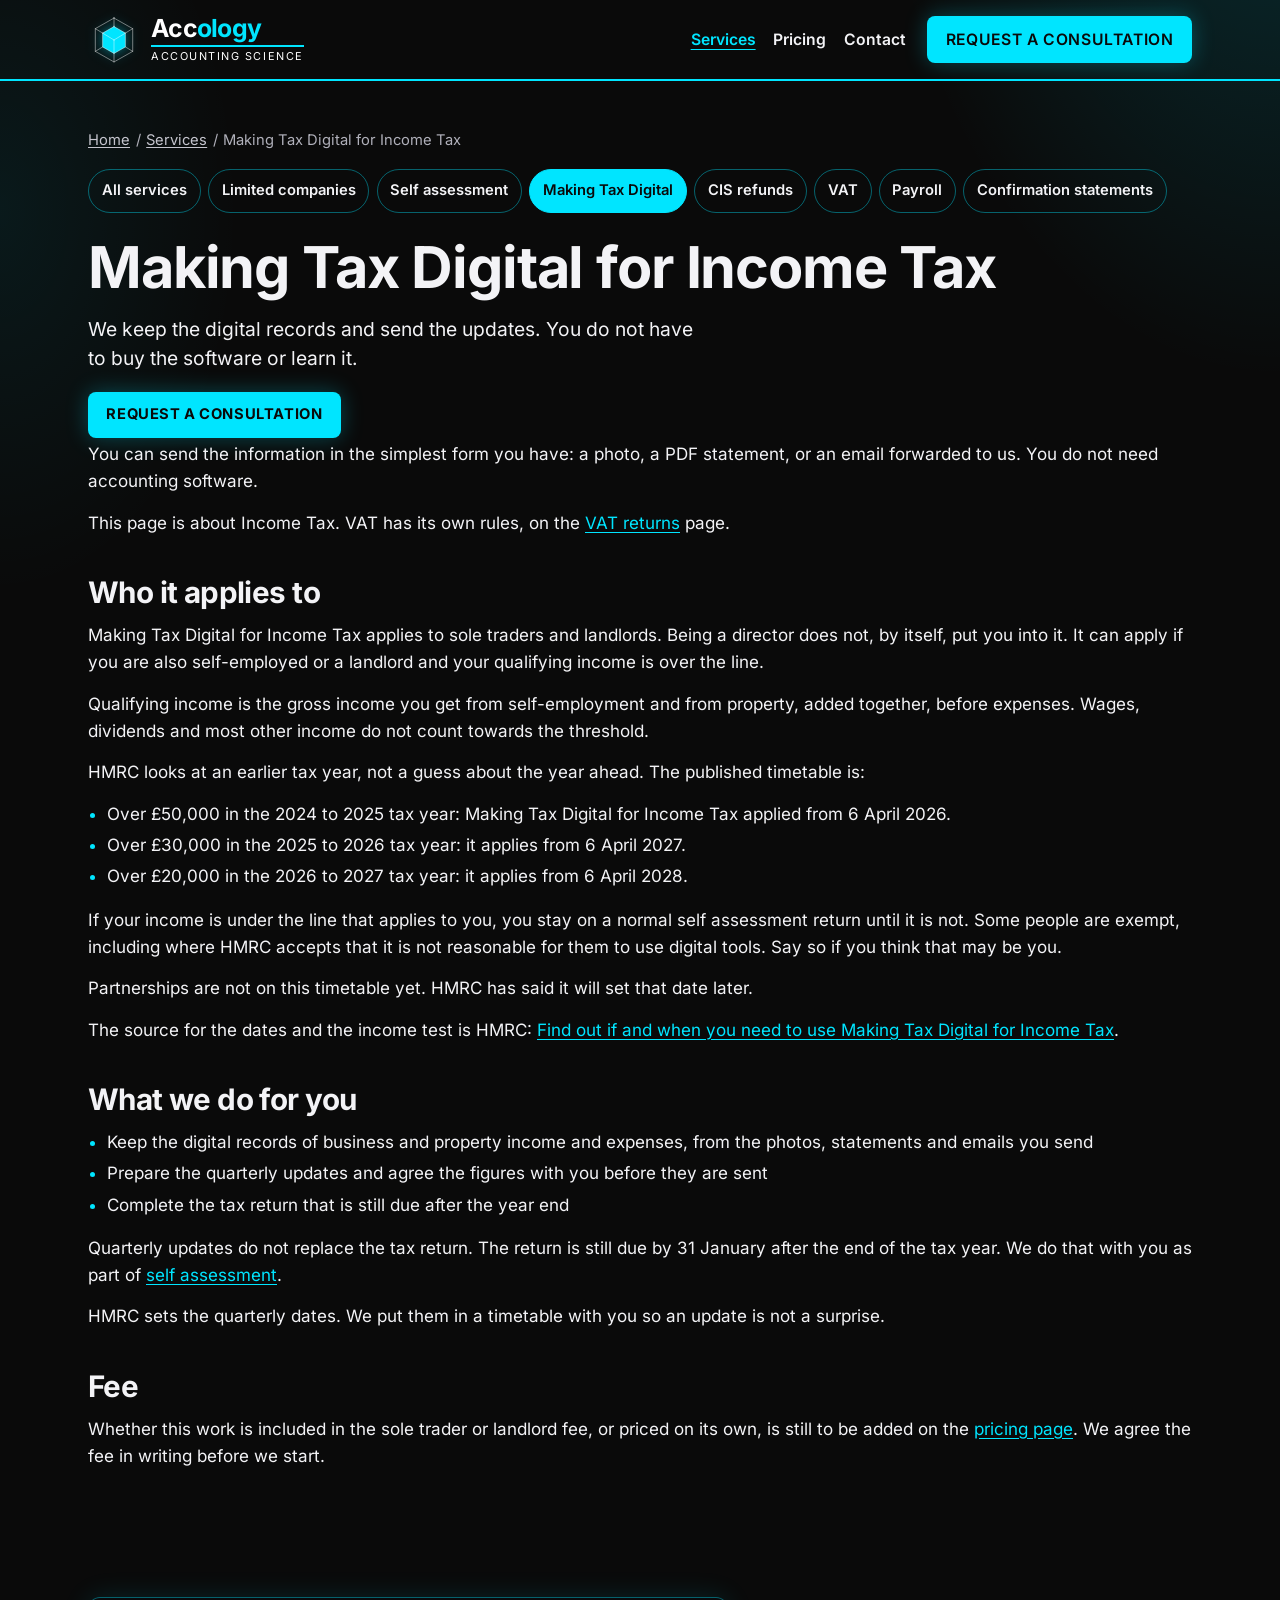
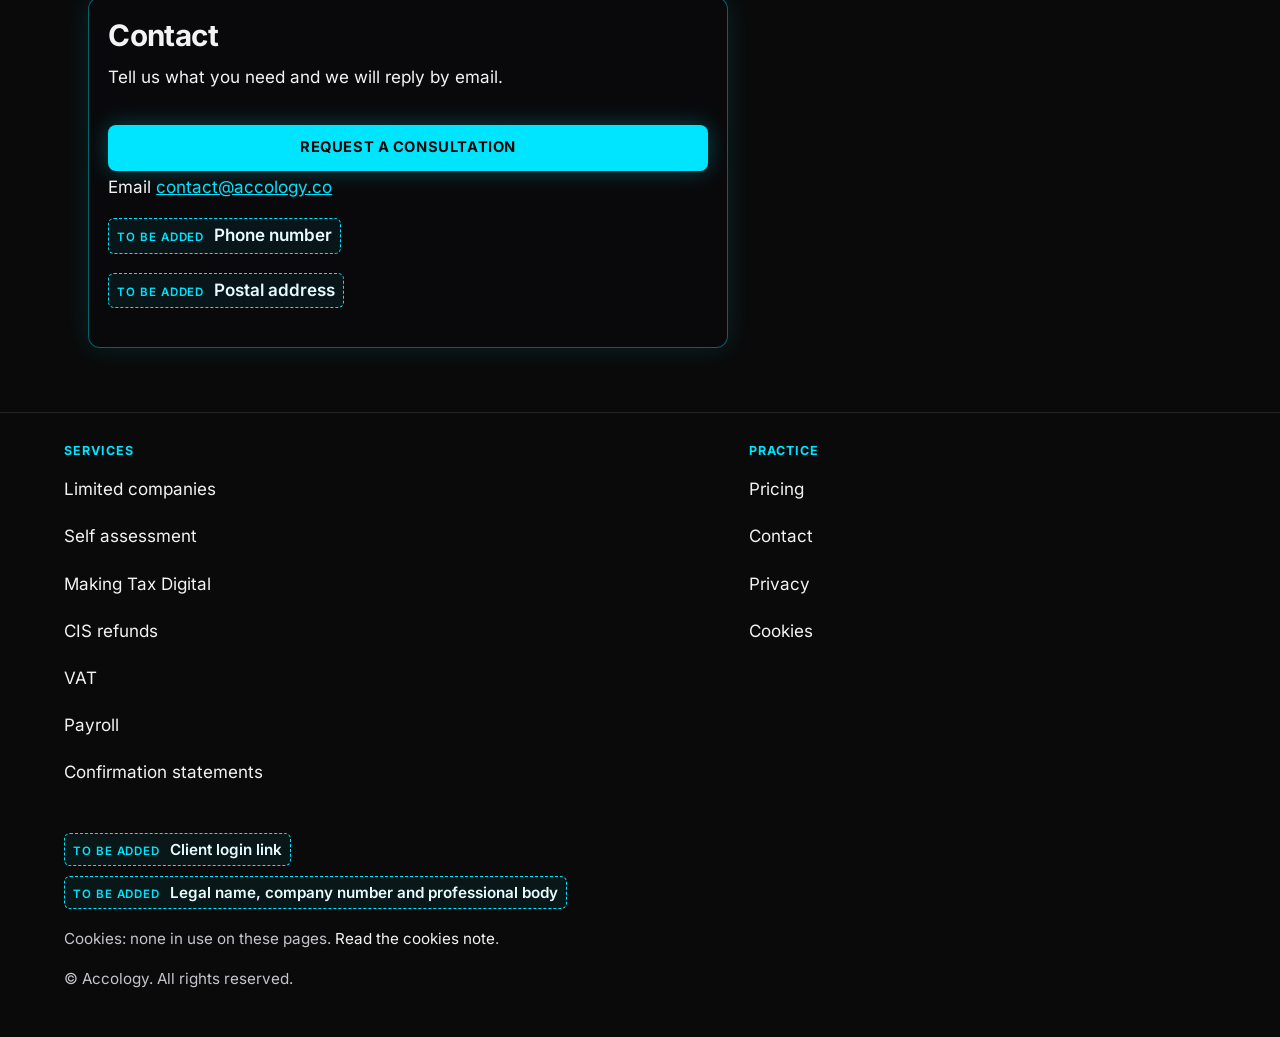
<file: services/making-tax-digital/index.html>
<!DOCTYPE html>
<html lang="en-GB">
<head>
  <meta charset="utf-8">
  <meta name="viewport" content="width=device-width, initial-scale=1">
  <meta name="theme-color" content="#0A0A0A">
  <meta name="description" content="Making Tax Digital for Income Tax, done for you. Digital records and HMRC updates from April 2026, without buying software.">
  <title>Making Tax Digital for Income Tax · Accology</title>
  <link rel="canonical" href="https://accology.co/services/making-tax-digital/">
  <link rel="icon" href="/favicon.ico" sizes="any">
  <link rel="icon" type="image/png" sizes="32x32" href="/static/icons/favicon-32.png">
  <link rel="apple-touch-icon" href="/static/icons/apple-touch-icon.png">
  <meta property="og:title" content="Making Tax Digital for Income Tax · Accology">
  <meta property="og:description" content="Making Tax Digital for Income Tax, done for you. Digital records and HMRC updates from April 2026, without buying software.">
  <meta property="og:type" content="website">
  <meta property="og:url" content="https://accology.co/services/making-tax-digital/">
  <meta property="og:locale" content="en_GB">
  <meta name="twitter:card" content="summary">
  <link rel="stylesheet" href="/static/accology_public.css">
  <script type="application/ld+json">{"@context": "https://schema.org", "@type": "Service", "name": "Making Tax Digital for Income Tax", "description": "Digital records and quarterly updates for sole traders and landlords, done for the client.", "url": "https://accology.co/services/making-tax-digital/", "areaServed": "GB", "provider": {"@type": "AccountingService", "name": "Accology", "url": "https://accology.co/"}}</script>
</head>
<body class="ac-landing">
  <a class="ac-skip" href="#main">Skip to content</a>
  <header class="ac-header">
  <div class="ac-header-inner">
    <a class="ac-brand" href="/">
      <svg class="ac-cube" viewBox="0 0 64 64" fill="none" xmlns="http://www.w3.org/2000/svg" aria-hidden="true">
        <g stroke="#FFFFFF" stroke-width="0.55" stroke-linejoin="miter" stroke-linecap="square">
          <path d="M32 5L55 18V46L32 59L9 46V18L32 5Z"/>
          <path d="M32 5V32"/>
          <path d="M32 32L9 18"/>
          <path d="M32 32L55 18"/>
          <path d="M32 32V59"/>
          <path d="M9 46L32 32L55 46"/>
        </g>
        <path d="M32 15.5L46 23.5V40.5L32 48.5L18 40.5V23.5L32 15.5Z" fill="#00E5FF"/>
        <g stroke="#FFFFFF" stroke-width="0.55" stroke-linejoin="miter" stroke-linecap="square">
          <path d="M32 15.5L46 23.5V40.5L32 48.5L18 40.5V23.5L32 15.5Z"/>
          <path d="M18 23.5L32 32"/>
          <path d="M46 23.5L32 32"/>
          <path d="M32 32V48.5"/>
        </g>
      </svg>
      <span class="ac-brand-text">
        <span class="ac-brand-word"><span class="ac-acc">Acc</span><span class="ac-ology">ology</span></span>
        <hr class="ac-brand-rule" aria-hidden="true">
        <span class="ac-brand-tag">Accounting Science</span>
      </span>
    </a>
    <button class="ac-nav-toggle" type="button" aria-expanded="false" aria-controls="site-nav">
      <span class="ac-nav-toggle-bars" aria-hidden="true"></span>
      <span class="ac-nav-toggle-label">Menu</span>
    </button>
    <nav class="ac-site-nav" id="site-nav" aria-label="Main">
      <ul>
        <li><a href="/services/" aria-current="page">Services</a></li>
        <li><a href="/pricing/">Pricing</a></li>
        <li><a href="/contact/">Contact</a></li>
      </ul>
      <a class="ac-cta ac-nav-cta" href="/contact/">Request a consultation</a>
    </nav>
  </div>
</header>
  <main id="main" tabindex="-1">
    <div class="ac-wrap ac-prose">
  <nav class="ac-crumb" aria-label="Breadcrumb"><a href="/">Home</a><span aria-hidden="true">/</span><a href="/services/">Services</a><span aria-hidden="true">/</span><span aria-current="page">Making Tax Digital for Income Tax</span></nav>
  <nav class="ac-subnav" aria-label="Services"><a href="/services/">All services</a><a href="/services/limited-company/">Limited companies</a><a href="/services/self-assessment/">Self assessment</a><a href="/services/making-tax-digital/" aria-current="page">Making Tax Digital</a><a href="/services/cis-refunds/">CIS refunds</a><a href="/services/vat/">VAT</a><a href="/services/payroll/">Payroll</a><a href="/services/confirmation-statements/">Confirmation statements</a></nav>
  <h1>Making Tax Digital for Income Tax</h1>
  <p class="ac-lead">We keep the digital records and send the updates. You do not have to buy the software or learn it.</p>
  <p class="ac-inline-cta"><a class="ac-cta" href="/contact/">Request a consultation</a></p>
  <p>You can send the information in the simplest form you have: a photo, a PDF statement, or an email forwarded to us. You do not need accounting software.</p>

  <p>This page is about Income Tax. VAT has its own rules, on the <a href="/services/vat/">VAT returns</a> page.</p>
  <h2>Who it applies to</h2>
  <p>Making Tax Digital for Income Tax applies to sole traders and landlords. Being a director does not, by itself, put you into it. It can apply if you are also self-employed or a landlord and your qualifying income is over the line.</p>
  <p>Qualifying income is the gross income you get from self-employment and from property, added together, before expenses. Wages, dividends and most other income do not count towards the threshold.</p>
  <p>HMRC looks at an earlier tax year, not a guess about the year ahead. The published timetable is:</p>
  <ul>
    <li>Over £50,000 in the 2024 to 2025 tax year: Making Tax Digital for Income Tax applied from 6 April 2026.</li>
    <li>Over £30,000 in the 2025 to 2026 tax year: it applies from 6 April 2027.</li>
    <li>Over £20,000 in the 2026 to 2027 tax year: it applies from 6 April 2028.</li>
  </ul>
  <!-- TODO(owner): Re-check this timetable against GOV.UK before the page is treated as final. Thresholds and dates can change. -->
  <p>If your income is under the line that applies to you, you stay on a normal self assessment return until it is not. Some people are exempt, including where HMRC accepts that it is not reasonable for them to use digital tools. Say so if you think that may be you.</p>
  <p>Partnerships are not on this timetable yet. HMRC has said it will set that date later.</p>
  <p>The source for the dates and the income test is HMRC: <a href="https://www.gov.uk/guidance/find-out-if-and-when-you-need-to-use-making-tax-digital-for-income-tax">Find out if and when you need to use Making Tax Digital for Income Tax</a>.</p>
  <h2>What we do for you</h2>
  <ul>
    <li>Keep the digital records of business and property income and expenses, from the photos, statements and emails you send</li>
    <li>Prepare the quarterly updates and agree the figures with you before they are sent</li>
    <li>Complete the tax return that is still due after the year end</li>
  </ul>
  <!-- TODO(owner): Confirm you are happy to promise that the client does not buy software, and that you agree figures before each update is sent. -->
  <p>Quarterly updates do not replace the tax return. The return is still due by 31 January after the end of the tax year. We do that with you as part of <a href="/services/self-assessment/">self assessment</a>.</p>
  <p>HMRC sets the quarterly dates. We put them in a timetable with you so an update is not a surprise.</p>
  <h2>Fee</h2>
  <p>Whether this work is included in the sole trader or landlord fee, or priced on its own, is still to be added on the <a href="/pricing/#price-mtd">pricing page</a>. We agree the fee in writing before we start.</p>
</div>
    <section class="ac-wrap" id="contact" aria-labelledby="contact-heading">
  <div class="ac-contact-panel ac-contact-solo">
    <h2 id="contact-heading">Contact</h2>
    <p>Tell us what you need and we will reply by email.</p>
    <p class="ac-inline-cta"><a class="ac-cta" href="/contact/">Request a consultation</a></p>
    
      <p>Email <a href="mailto:contact@accology.co">contact@accology.co</a></p>
      <!-- TODO(owner): Phone number. Do not publish one until it is confirmed. -->
      <p><span class="ac-todo"><span class="ac-todo-label">To be added</span> Phone number</span></p>
      <!-- TODO(owner): Postal address. Do not publish one until it is confirmed. -->
      <p><span class="ac-todo"><span class="ac-todo-label">To be added</span> Postal address</span></p>

  </div>
</section>
  </main>
  <footer class="ac-landing-footer">
  <div class="ac-footer-inner">
    <div>
      <p class="ac-footer-label">Services</p>
      <ul>
        <li><a href="/services/limited-company/">Limited companies</a></li>
        <li><a href="/services/self-assessment/">Self assessment</a></li>
        <li><a href="/services/making-tax-digital/">Making Tax Digital</a></li>
        <li><a href="/services/cis-refunds/">CIS refunds</a></li>
        <li><a href="/services/vat/">VAT</a></li>
        <li><a href="/services/payroll/">Payroll</a></li>
        <li><a href="/services/confirmation-statements/">Confirmation statements</a></li>
      </ul>
    </div>
    <div>
      <p class="ac-footer-label">Practice</p>
      <ul>
        <li><a href="/pricing/">Pricing</a></li>
        <li><a href="/contact/">Contact</a></li>
        <li><a href="/privacy/">Privacy</a></li>
        <li><a href="/privacy/#cookies">Cookies</a></li>
      </ul>
    </div>
    <div class="ac-footer-meta">
      <!-- TODO(owner): Client login URL. Do not point it at /login on this static site. The client portal is not served from GitHub Pages. -->
      <p><span class="ac-todo"><span class="ac-todo-label">To be added</span> Client login link</span></p>
      <!-- TODO(owner): Legal name, company number, and professional body membership. Leave this until the owner supplies them. -->
      <p><span class="ac-todo"><span class="ac-todo-label">To be added</span> Legal name, company number and professional body</span></p>
      <p>Cookies: none in use on these pages. <a href="/privacy/#cookies">Read the cookies note</a>.</p>
      <p>© Accology. All rights reserved.</p>
    </div>
  </div>
</footer>
  <script src="/static/nav.js"></script>
<script src="/static/visit.js"></script>
<script defer src='https://static.cloudflareinsights.com/beacon.min.js' data-cf-beacon='{"token": "596a7fa2be874c58994a6af9792bb890"}'></script>
</body>
</html>
</file>
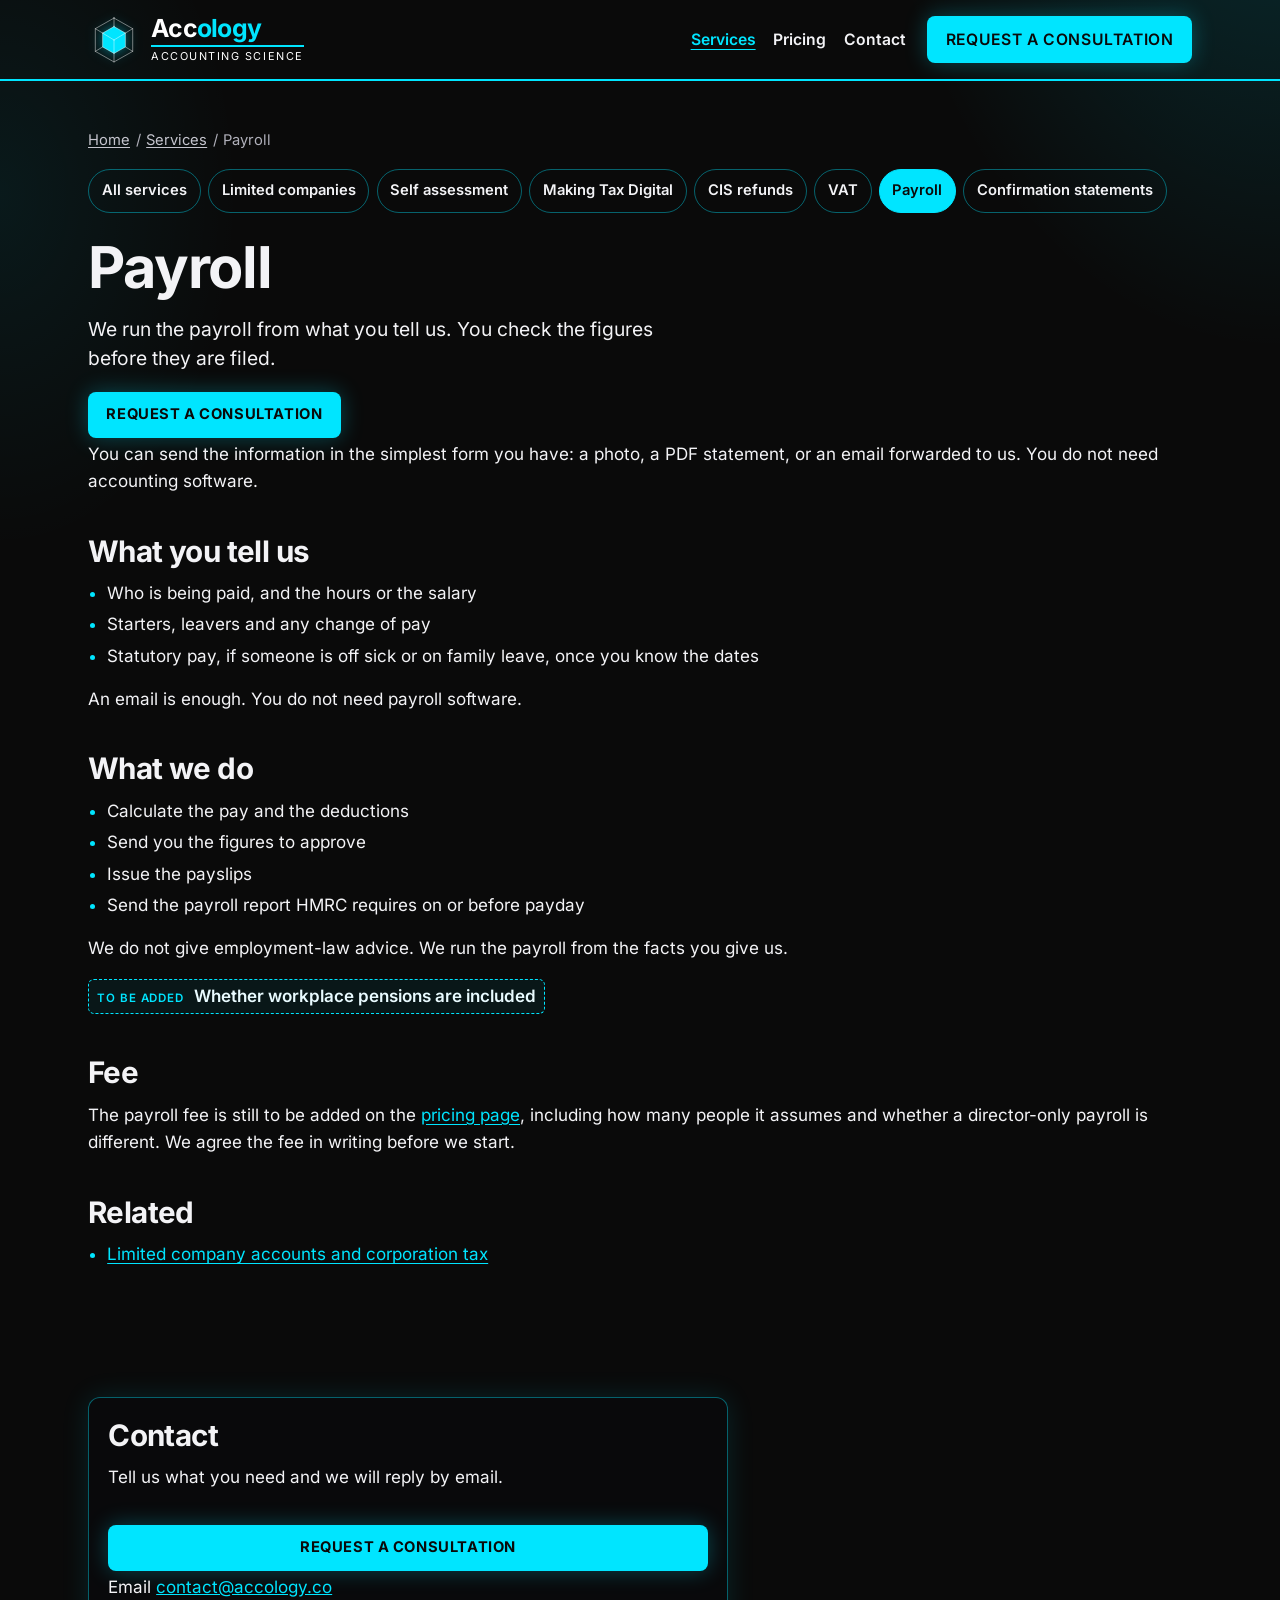
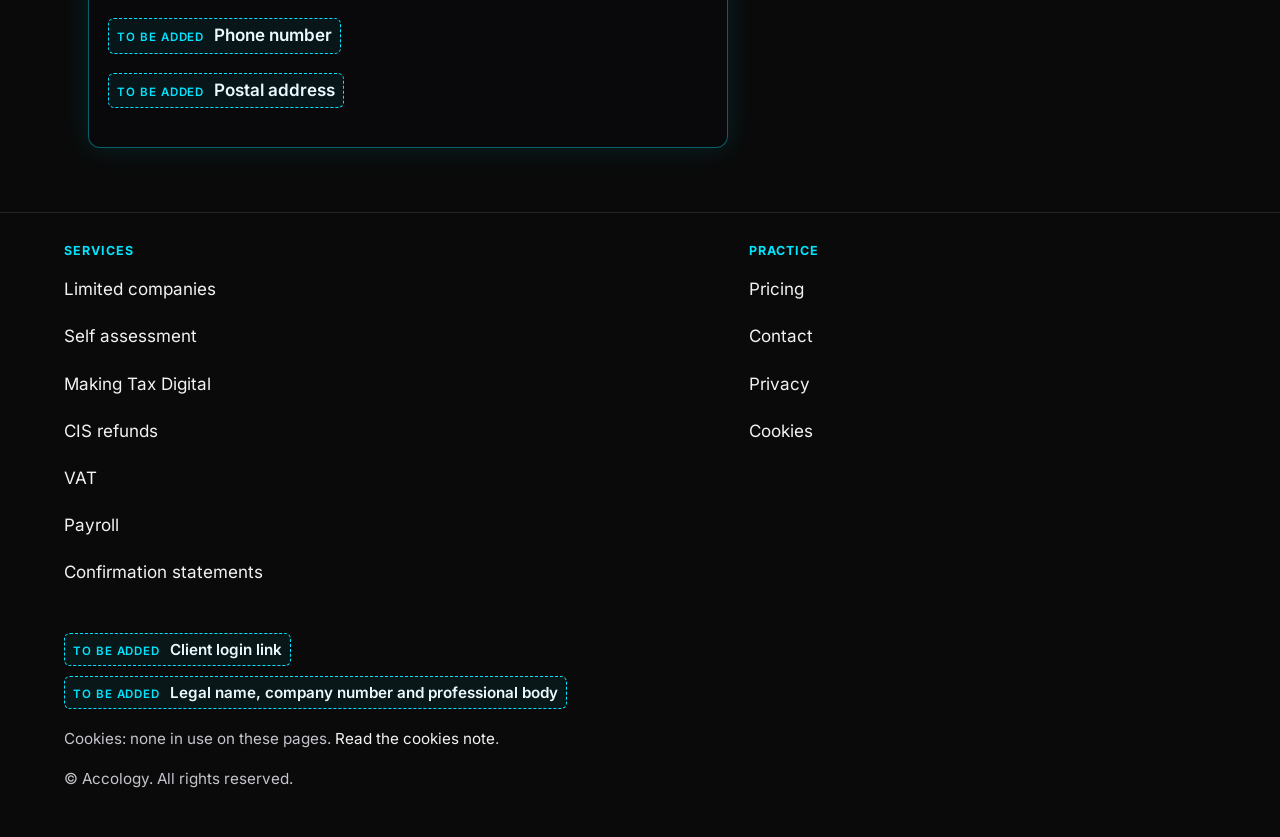
<file: services/payroll/index.html>
<!DOCTYPE html>
<html lang="en-GB">
<head>
  <meta charset="utf-8">
  <meta name="viewport" content="width=device-width, initial-scale=1">
  <meta name="theme-color" content="#0A0A0A">
  <meta name="description" content="Payroll, payslips and HMRC reports for small employers. You check the figures. An email is enough to start.">
  <title>Payroll · Accology</title>
  <link rel="canonical" href="https://accology.co/services/payroll/">
  <link rel="icon" href="/favicon.ico" sizes="any">
  <link rel="icon" type="image/png" sizes="32x32" href="/static/icons/favicon-32.png">
  <link rel="apple-touch-icon" href="/static/icons/apple-touch-icon.png">
  <meta property="og:title" content="Payroll · Accology">
  <meta property="og:description" content="Payroll, payslips and HMRC reports for small employers. You check the figures. An email is enough to start.">
  <meta property="og:type" content="website">
  <meta property="og:url" content="https://accology.co/services/payroll/">
  <meta property="og:locale" content="en_GB">
  <meta name="twitter:card" content="summary">
  <link rel="stylesheet" href="/static/accology_public.css">
  <script type="application/ld+json">{"@context": "https://schema.org", "@type": "Service", "name": "Payroll", "description": "Payroll calculations, payslips and HMRC payroll reports for small employers.", "url": "https://accology.co/services/payroll/", "areaServed": "GB", "provider": {"@type": "AccountingService", "name": "Accology", "url": "https://accology.co/"}}</script>
</head>
<body class="ac-landing">
  <a class="ac-skip" href="#main">Skip to content</a>
  <header class="ac-header">
  <div class="ac-header-inner">
    <a class="ac-brand" href="/">
      <svg class="ac-cube" viewBox="0 0 64 64" fill="none" xmlns="http://www.w3.org/2000/svg" aria-hidden="true">
        <g stroke="#FFFFFF" stroke-width="0.55" stroke-linejoin="miter" stroke-linecap="square">
          <path d="M32 5L55 18V46L32 59L9 46V18L32 5Z"/>
          <path d="M32 5V32"/>
          <path d="M32 32L9 18"/>
          <path d="M32 32L55 18"/>
          <path d="M32 32V59"/>
          <path d="M9 46L32 32L55 46"/>
        </g>
        <path d="M32 15.5L46 23.5V40.5L32 48.5L18 40.5V23.5L32 15.5Z" fill="#00E5FF"/>
        <g stroke="#FFFFFF" stroke-width="0.55" stroke-linejoin="miter" stroke-linecap="square">
          <path d="M32 15.5L46 23.5V40.5L32 48.5L18 40.5V23.5L32 15.5Z"/>
          <path d="M18 23.5L32 32"/>
          <path d="M46 23.5L32 32"/>
          <path d="M32 32V48.5"/>
        </g>
      </svg>
      <span class="ac-brand-text">
        <span class="ac-brand-word"><span class="ac-acc">Acc</span><span class="ac-ology">ology</span></span>
        <hr class="ac-brand-rule" aria-hidden="true">
        <span class="ac-brand-tag">Accounting Science</span>
      </span>
    </a>
    <button class="ac-nav-toggle" type="button" aria-expanded="false" aria-controls="site-nav">
      <span class="ac-nav-toggle-bars" aria-hidden="true"></span>
      <span class="ac-nav-toggle-label">Menu</span>
    </button>
    <nav class="ac-site-nav" id="site-nav" aria-label="Main">
      <ul>
        <li><a href="/services/" aria-current="page">Services</a></li>
        <li><a href="/pricing/">Pricing</a></li>
        <li><a href="/contact/">Contact</a></li>
      </ul>
      <a class="ac-cta ac-nav-cta" href="/contact/">Request a consultation</a>
    </nav>
  </div>
</header>
  <main id="main" tabindex="-1">
    <div class="ac-wrap ac-prose">
  <nav class="ac-crumb" aria-label="Breadcrumb"><a href="/">Home</a><span aria-hidden="true">/</span><a href="/services/">Services</a><span aria-hidden="true">/</span><span aria-current="page">Payroll</span></nav>
  <nav class="ac-subnav" aria-label="Services"><a href="/services/">All services</a><a href="/services/limited-company/">Limited companies</a><a href="/services/self-assessment/">Self assessment</a><a href="/services/making-tax-digital/">Making Tax Digital</a><a href="/services/cis-refunds/">CIS refunds</a><a href="/services/vat/">VAT</a><a href="/services/payroll/" aria-current="page">Payroll</a><a href="/services/confirmation-statements/">Confirmation statements</a></nav>
  <h1>Payroll</h1>
  <p class="ac-lead">We run the payroll from what you tell us. You check the figures before they are filed.</p>
  <p class="ac-inline-cta"><a class="ac-cta" href="/contact/">Request a consultation</a></p>
  <p>You can send the information in the simplest form you have: a photo, a PDF statement, or an email forwarded to us. You do not need accounting software.</p>

  <h2>What you tell us</h2>
  <ul>
    <li>Who is being paid, and the hours or the salary</li>
    <li>Starters, leavers and any change of pay</li>
    <li>Statutory pay, if someone is off sick or on family leave, once you know the dates</li>
  </ul>
  <p>An email is enough. You do not need payroll software.</p>
  <h2>What we do</h2>
  <ul>
    <li>Calculate the pay and the deductions</li>
    <li>Send you the figures to approve</li>
    <li>Issue the payslips</li>
    <li>Send the payroll report HMRC requires on or before payday</li>
  </ul>
  <p>We do not give employment-law advice. We run the payroll from the facts you give us.</p>
  <!-- TODO(owner): Workplace pensions and auto-enrolment are not offered on this page. Add them if they are part of the service. -->
  <p><span class="ac-todo"><span class="ac-todo-label">To be added</span> Whether workplace pensions are included</span></p>
  <h2>Fee</h2>
  <p>The payroll fee is still to be added on the <a href="/pricing/#price-payroll">pricing page</a>, including how many people it assumes and whether a director-only payroll is different. We agree the fee in writing before we start.</p>
  <h2>Related</h2>
  <ul>
    <li><a href="/services/limited-company/">Limited company accounts and corporation tax</a></li>
  </ul>
</div>
    <section class="ac-wrap" id="contact" aria-labelledby="contact-heading">
  <div class="ac-contact-panel ac-contact-solo">
    <h2 id="contact-heading">Contact</h2>
    <p>Tell us what you need and we will reply by email.</p>
    <p class="ac-inline-cta"><a class="ac-cta" href="/contact/">Request a consultation</a></p>
    
      <p>Email <a href="mailto:contact@accology.co">contact@accology.co</a></p>
      <!-- TODO(owner): Phone number. Do not publish one until it is confirmed. -->
      <p><span class="ac-todo"><span class="ac-todo-label">To be added</span> Phone number</span></p>
      <!-- TODO(owner): Postal address. Do not publish one until it is confirmed. -->
      <p><span class="ac-todo"><span class="ac-todo-label">To be added</span> Postal address</span></p>

  </div>
</section>
  </main>
  <footer class="ac-landing-footer">
  <div class="ac-footer-inner">
    <div>
      <p class="ac-footer-label">Services</p>
      <ul>
        <li><a href="/services/limited-company/">Limited companies</a></li>
        <li><a href="/services/self-assessment/">Self assessment</a></li>
        <li><a href="/services/making-tax-digital/">Making Tax Digital</a></li>
        <li><a href="/services/cis-refunds/">CIS refunds</a></li>
        <li><a href="/services/vat/">VAT</a></li>
        <li><a href="/services/payroll/">Payroll</a></li>
        <li><a href="/services/confirmation-statements/">Confirmation statements</a></li>
      </ul>
    </div>
    <div>
      <p class="ac-footer-label">Practice</p>
      <ul>
        <li><a href="/pricing/">Pricing</a></li>
        <li><a href="/contact/">Contact</a></li>
        <li><a href="/privacy/">Privacy</a></li>
        <li><a href="/privacy/#cookies">Cookies</a></li>
      </ul>
    </div>
    <div class="ac-footer-meta">
      <!-- TODO(owner): Client login URL. Do not point it at /login on this static site. The client portal is not served from GitHub Pages. -->
      <p><span class="ac-todo"><span class="ac-todo-label">To be added</span> Client login link</span></p>
      <!-- TODO(owner): Legal name, company number, and professional body membership. Leave this until the owner supplies them. -->
      <p><span class="ac-todo"><span class="ac-todo-label">To be added</span> Legal name, company number and professional body</span></p>
      <p>Cookies: none in use on these pages. <a href="/privacy/#cookies">Read the cookies note</a>.</p>
      <p>© Accology. All rights reserved.</p>
    </div>
  </div>
</footer>
  <script src="/static/nav.js"></script>
<script src="/static/visit.js"></script>
<script defer src='https://static.cloudflareinsights.com/beacon.min.js' data-cf-beacon='{"token": "596a7fa2be874c58994a6af9792bb890"}'></script>
</body>
</html>
</file>
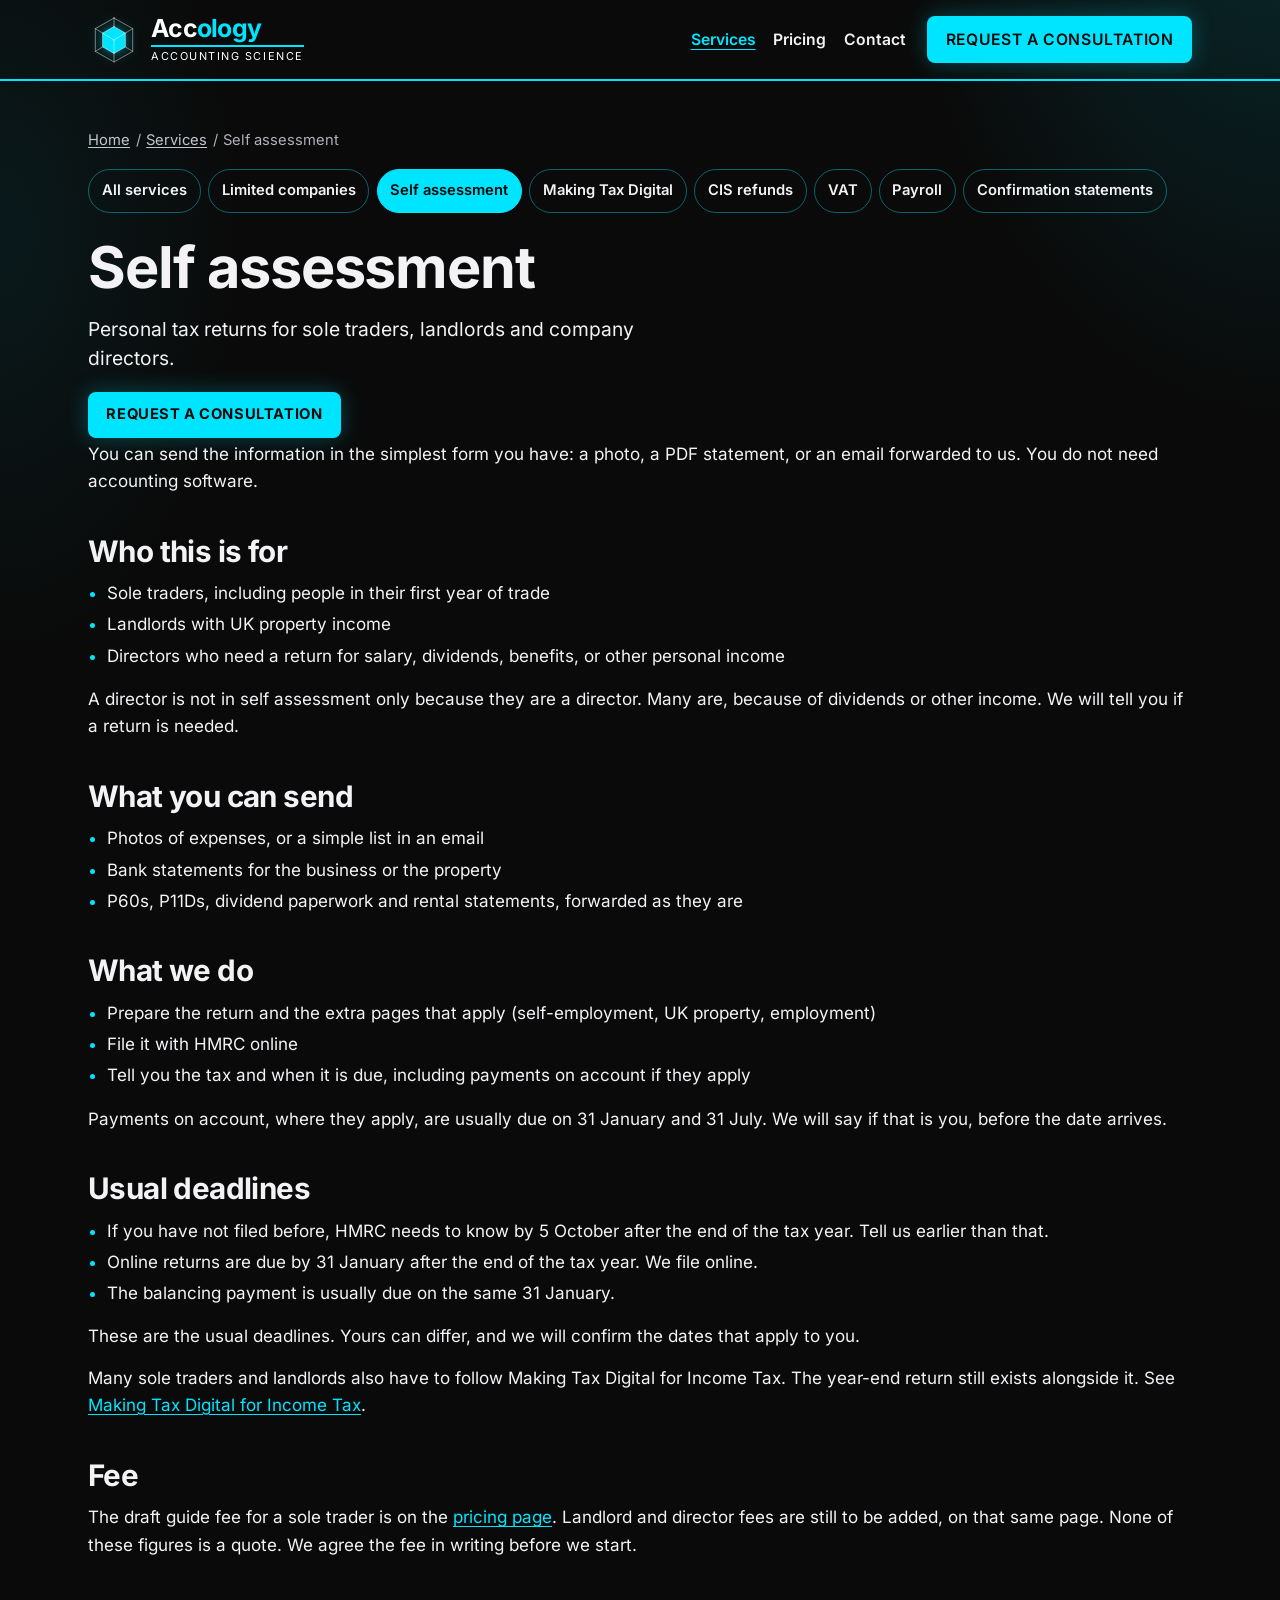
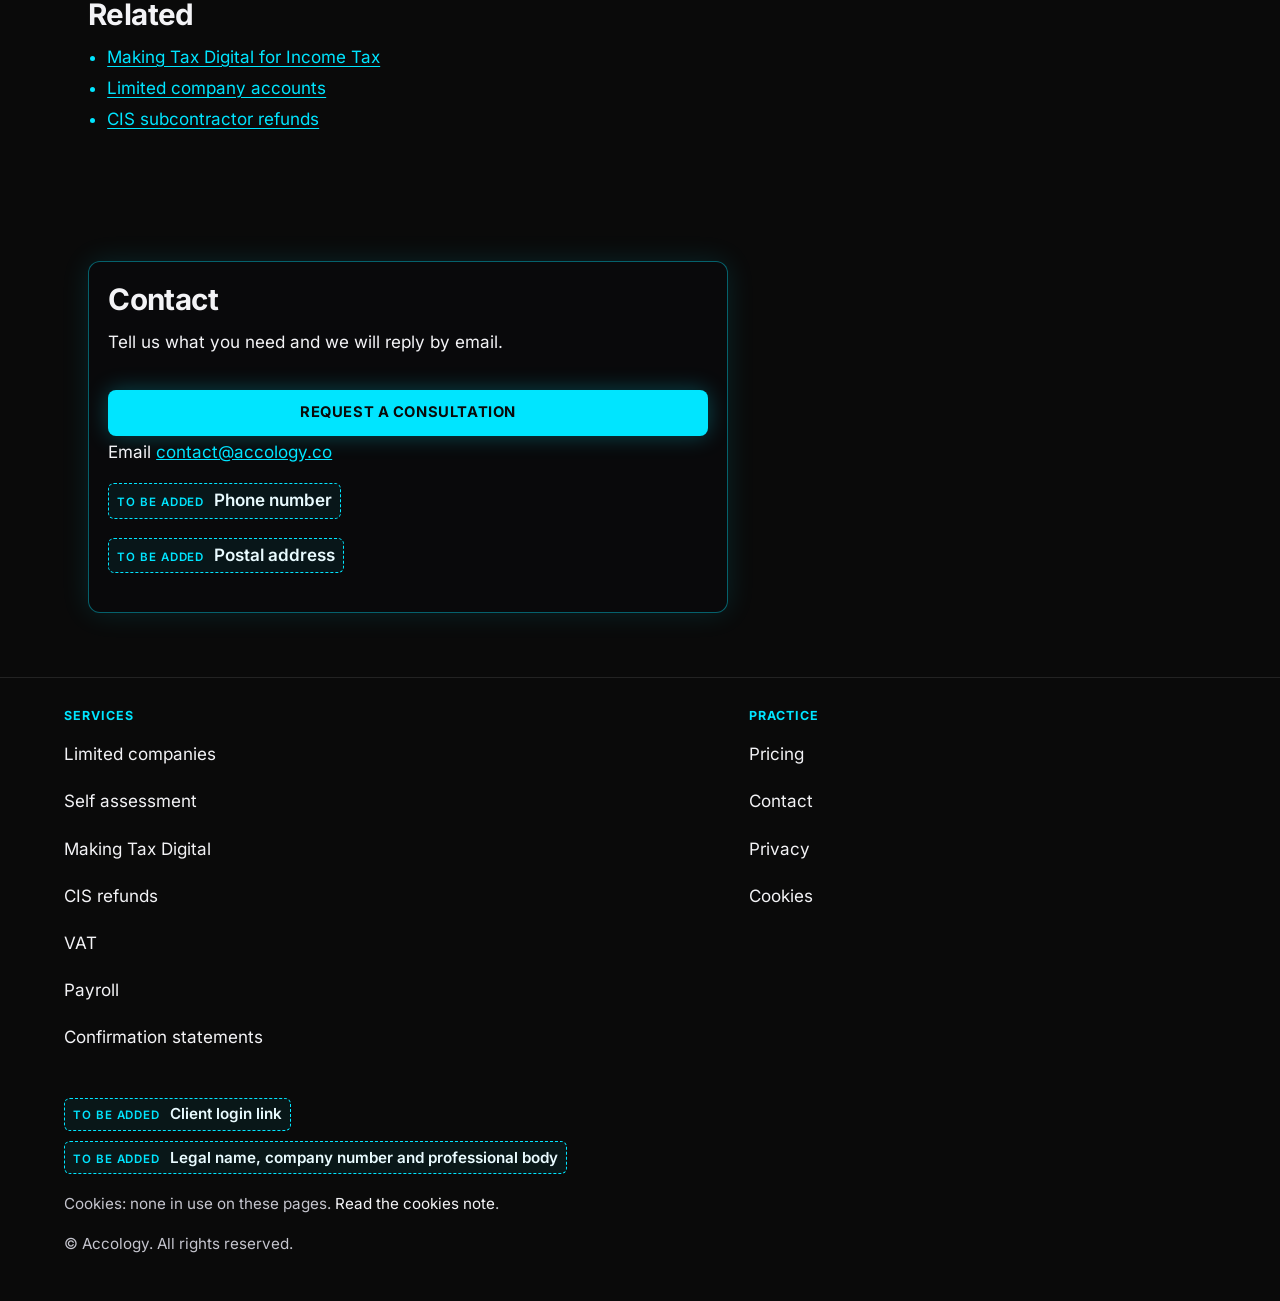
<file: services/self-assessment/index.html>
<!DOCTYPE html>
<html lang="en-GB">
<head>
  <meta charset="utf-8">
  <meta name="viewport" content="width=device-width, initial-scale=1">
  <meta name="theme-color" content="#0A0A0A">
  <meta name="description" content="Self assessment for sole traders, landlords and directors. Send photos, statements or a forwarded email. No software required.">
  <title>Self assessment · Accology</title>
  <link rel="canonical" href="https://accology.co/services/self-assessment/">
  <link rel="icon" href="/favicon.ico" sizes="any">
  <link rel="icon" type="image/png" sizes="32x32" href="/static/icons/favicon-32.png">
  <link rel="apple-touch-icon" href="/static/icons/apple-touch-icon.png">
  <meta property="og:title" content="Self assessment · Accology">
  <meta property="og:description" content="Self assessment for sole traders, landlords and directors. Send photos, statements or a forwarded email. No software required.">
  <meta property="og:type" content="website">
  <meta property="og:url" content="https://accology.co/services/self-assessment/">
  <meta property="og:locale" content="en_GB">
  <meta name="twitter:card" content="summary">
  <link rel="stylesheet" href="/static/accology_public.css">
  <script type="application/ld+json">{"@context": "https://schema.org", "@type": "Service", "name": "Self assessment", "description": "Personal tax returns for sole traders, landlords and directors.", "url": "https://accology.co/services/self-assessment/", "areaServed": "GB", "provider": {"@type": "AccountingService", "name": "Accology", "url": "https://accology.co/"}}</script>
</head>
<body class="ac-landing">
  <a class="ac-skip" href="#main">Skip to content</a>
  <header class="ac-header">
  <div class="ac-header-inner">
    <a class="ac-brand" href="/">
      <svg class="ac-cube" viewBox="0 0 64 64" fill="none" xmlns="http://www.w3.org/2000/svg" aria-hidden="true">
        <g stroke="#FFFFFF" stroke-width="0.55" stroke-linejoin="miter" stroke-linecap="square">
          <path d="M32 5L55 18V46L32 59L9 46V18L32 5Z"/>
          <path d="M32 5V32"/>
          <path d="M32 32L9 18"/>
          <path d="M32 32L55 18"/>
          <path d="M32 32V59"/>
          <path d="M9 46L32 32L55 46"/>
        </g>
        <path d="M32 15.5L46 23.5V40.5L32 48.5L18 40.5V23.5L32 15.5Z" fill="#00E5FF"/>
        <g stroke="#FFFFFF" stroke-width="0.55" stroke-linejoin="miter" stroke-linecap="square">
          <path d="M32 15.5L46 23.5V40.5L32 48.5L18 40.5V23.5L32 15.5Z"/>
          <path d="M18 23.5L32 32"/>
          <path d="M46 23.5L32 32"/>
          <path d="M32 32V48.5"/>
        </g>
      </svg>
      <span class="ac-brand-text">
        <span class="ac-brand-word"><span class="ac-acc">Acc</span><span class="ac-ology">ology</span></span>
        <hr class="ac-brand-rule" aria-hidden="true">
        <span class="ac-brand-tag">Accounting Science</span>
      </span>
    </a>
    <button class="ac-nav-toggle" type="button" aria-expanded="false" aria-controls="site-nav">
      <span class="ac-nav-toggle-bars" aria-hidden="true"></span>
      <span class="ac-nav-toggle-label">Menu</span>
    </button>
    <nav class="ac-site-nav" id="site-nav" aria-label="Main">
      <ul>
        <li><a href="/services/" aria-current="page">Services</a></li>
        <li><a href="/pricing/">Pricing</a></li>
        <li><a href="/contact/">Contact</a></li>
      </ul>
      <a class="ac-cta ac-nav-cta" href="/contact/">Request a consultation</a>
    </nav>
  </div>
</header>
  <main id="main" tabindex="-1">
    <div class="ac-wrap ac-prose">
  <nav class="ac-crumb" aria-label="Breadcrumb"><a href="/">Home</a><span aria-hidden="true">/</span><a href="/services/">Services</a><span aria-hidden="true">/</span><span aria-current="page">Self assessment</span></nav>
  <nav class="ac-subnav" aria-label="Services"><a href="/services/">All services</a><a href="/services/limited-company/">Limited companies</a><a href="/services/self-assessment/" aria-current="page">Self assessment</a><a href="/services/making-tax-digital/">Making Tax Digital</a><a href="/services/cis-refunds/">CIS refunds</a><a href="/services/vat/">VAT</a><a href="/services/payroll/">Payroll</a><a href="/services/confirmation-statements/">Confirmation statements</a></nav>
  <h1>Self assessment</h1>
  <p class="ac-lead">Personal tax returns for sole traders, landlords and company directors.</p>
  <p class="ac-inline-cta"><a class="ac-cta" href="/contact/">Request a consultation</a></p>
  <p>You can send the information in the simplest form you have: a photo, a PDF statement, or an email forwarded to us. You do not need accounting software.</p>

  <h2>Who this is for</h2>
  <ul>
    <li>Sole traders, including people in their first year of trade</li>
    <li>Landlords with UK property income</li>
    <li>Directors who need a return for salary, dividends, benefits, or other personal income</li>
  </ul>
  <p>A director is not in self assessment only because they are a director. Many are, because of dividends or other income. We will tell you if a return is needed.</p>
  <h2>What you can send</h2>
  <ul>
    <li>Photos of expenses, or a simple list in an email</li>
    <li>Bank statements for the business or the property</li>
    <li>P60s, P11Ds, dividend paperwork and rental statements, forwarded as they are</li>
  </ul>
  <h2>What we do</h2>
  <ul>
    <li>Prepare the return and the extra pages that apply (self-employment, UK property, employment)</li>
    <li>File it with HMRC online</li>
    <li>Tell you the tax and when it is due, including payments on account if they apply</li>
  </ul>
  <p>Payments on account, where they apply, are usually due on 31 January and 31 July. We will say if that is you, before the date arrives.</p>
  <h2>Usual deadlines</h2>
  <ul>
    <li>If you have not filed before, HMRC needs to know by 5 October after the end of the tax year. Tell us earlier than that.</li>
    <li>Online returns are due by 31 January after the end of the tax year. We file online.</li>
    <li>The balancing payment is usually due on the same 31 January.</li>
  </ul>
  <p>These are the usual deadlines. Yours can differ, and we will confirm the dates that apply to you.</p>
  <p>Many sole traders and landlords also have to follow Making Tax Digital for Income Tax. The year-end return still exists alongside it. See <a href="/services/making-tax-digital/">Making Tax Digital for Income Tax</a>.</p>
  <h2>Fee</h2>
  <p>The draft guide fee for a sole trader is on the <a href="/pricing/#price-sole-trader">pricing page</a>. Landlord and director fees are still to be added, on that same page. None of these figures is a quote. We agree the fee in writing before we start.</p>
  <h2>Related</h2>
  <ul>
    <li><a href="/services/making-tax-digital/">Making Tax Digital for Income Tax</a></li>
    <li><a href="/services/limited-company/">Limited company accounts</a></li>
    <li><a href="/services/cis-refunds/">CIS subcontractor refunds</a></li>
  </ul>
</div>
    <section class="ac-wrap" id="contact" aria-labelledby="contact-heading">
  <div class="ac-contact-panel ac-contact-solo">
    <h2 id="contact-heading">Contact</h2>
    <p>Tell us what you need and we will reply by email.</p>
    <p class="ac-inline-cta"><a class="ac-cta" href="/contact/">Request a consultation</a></p>
    
      <p>Email <a href="mailto:contact@accology.co">contact@accology.co</a></p>
      <!-- TODO(owner): Phone number. Do not publish one until it is confirmed. -->
      <p><span class="ac-todo"><span class="ac-todo-label">To be added</span> Phone number</span></p>
      <!-- TODO(owner): Postal address. Do not publish one until it is confirmed. -->
      <p><span class="ac-todo"><span class="ac-todo-label">To be added</span> Postal address</span></p>

  </div>
</section>
  </main>
  <footer class="ac-landing-footer">
  <div class="ac-footer-inner">
    <div>
      <p class="ac-footer-label">Services</p>
      <ul>
        <li><a href="/services/limited-company/">Limited companies</a></li>
        <li><a href="/services/self-assessment/">Self assessment</a></li>
        <li><a href="/services/making-tax-digital/">Making Tax Digital</a></li>
        <li><a href="/services/cis-refunds/">CIS refunds</a></li>
        <li><a href="/services/vat/">VAT</a></li>
        <li><a href="/services/payroll/">Payroll</a></li>
        <li><a href="/services/confirmation-statements/">Confirmation statements</a></li>
      </ul>
    </div>
    <div>
      <p class="ac-footer-label">Practice</p>
      <ul>
        <li><a href="/pricing/">Pricing</a></li>
        <li><a href="/contact/">Contact</a></li>
        <li><a href="/privacy/">Privacy</a></li>
        <li><a href="/privacy/#cookies">Cookies</a></li>
      </ul>
    </div>
    <div class="ac-footer-meta">
      <!-- TODO(owner): Client login URL. Do not point it at /login on this static site. The client portal is not served from GitHub Pages. -->
      <p><span class="ac-todo"><span class="ac-todo-label">To be added</span> Client login link</span></p>
      <!-- TODO(owner): Legal name, company number, and professional body membership. Leave this until the owner supplies them. -->
      <p><span class="ac-todo"><span class="ac-todo-label">To be added</span> Legal name, company number and professional body</span></p>
      <p>Cookies: none in use on these pages. <a href="/privacy/#cookies">Read the cookies note</a>.</p>
      <p>© Accology. All rights reserved.</p>
    </div>
  </div>
</footer>
  <script src="/static/nav.js"></script>
<script src="/static/visit.js"></script>
<script defer src='https://static.cloudflareinsights.com/beacon.min.js' data-cf-beacon='{"token": "596a7fa2be874c58994a6af9792bb890"}'></script>
</body>
</html>
</file>
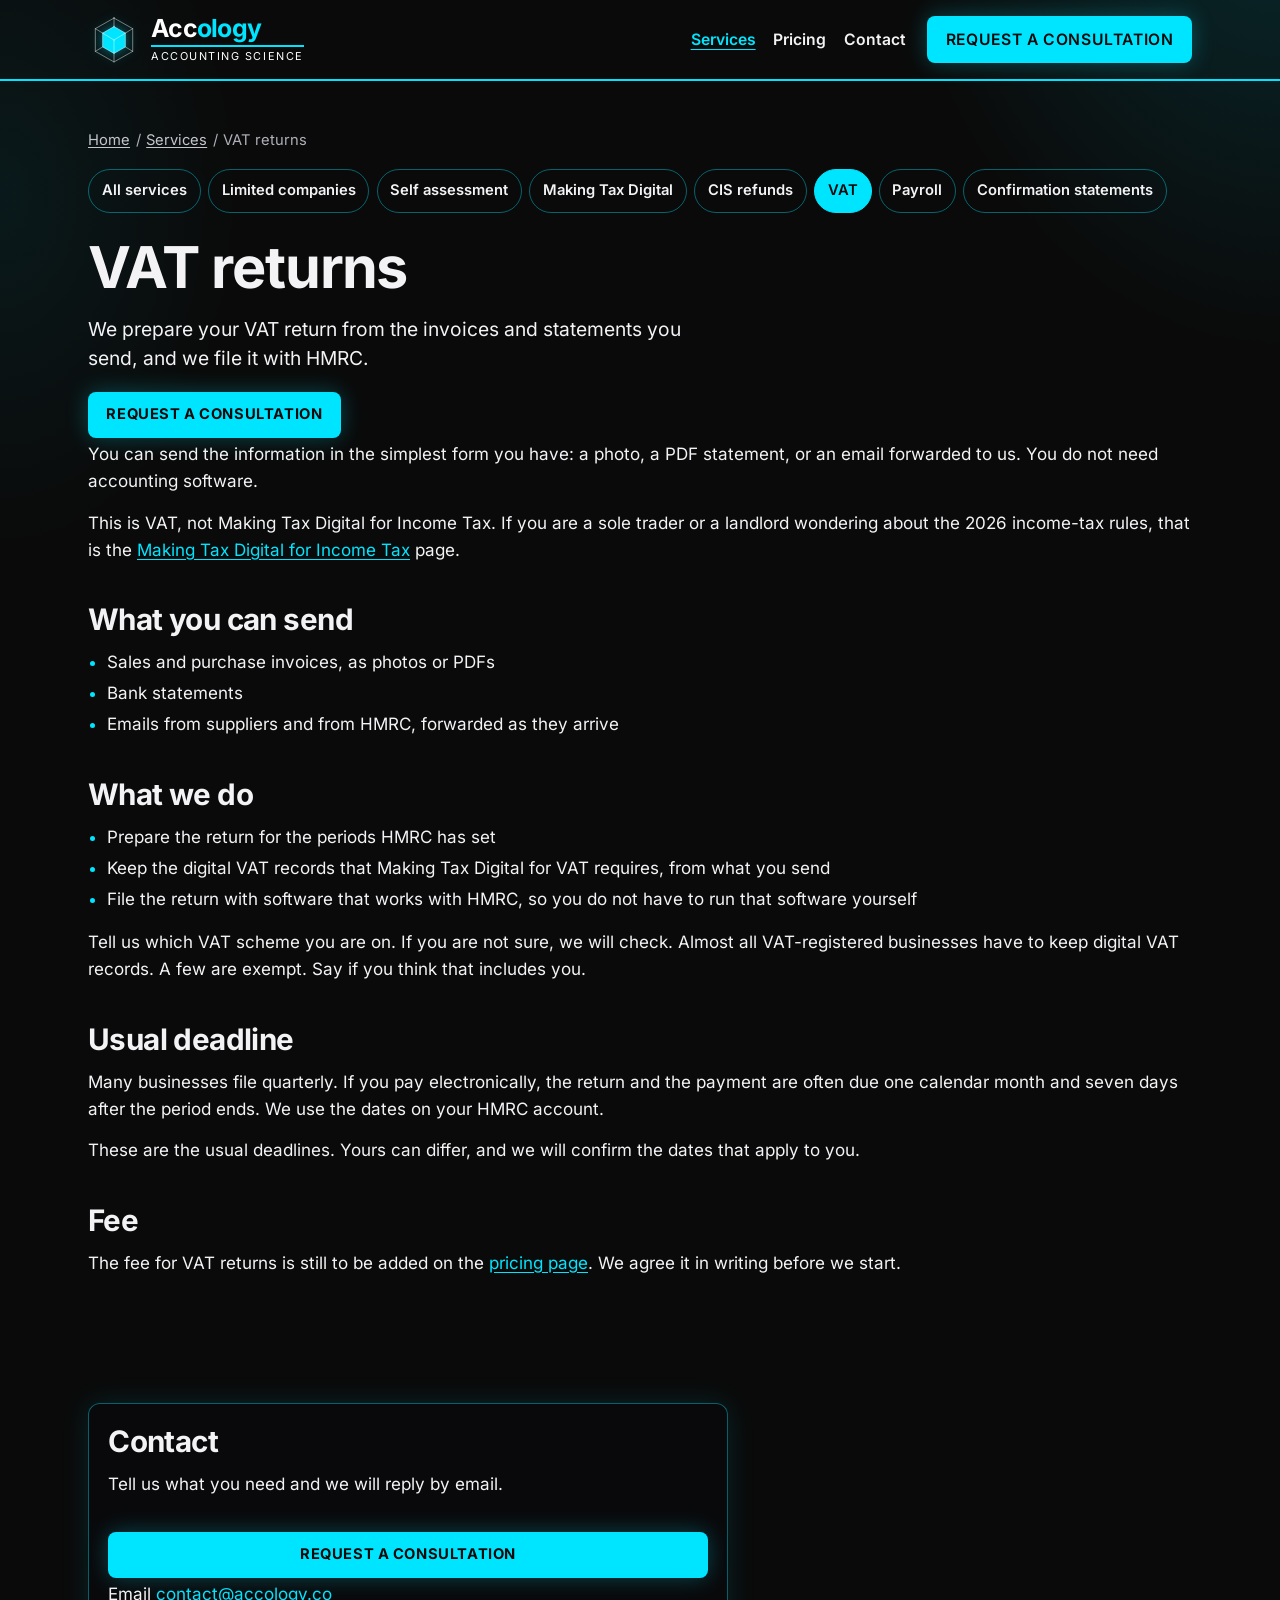
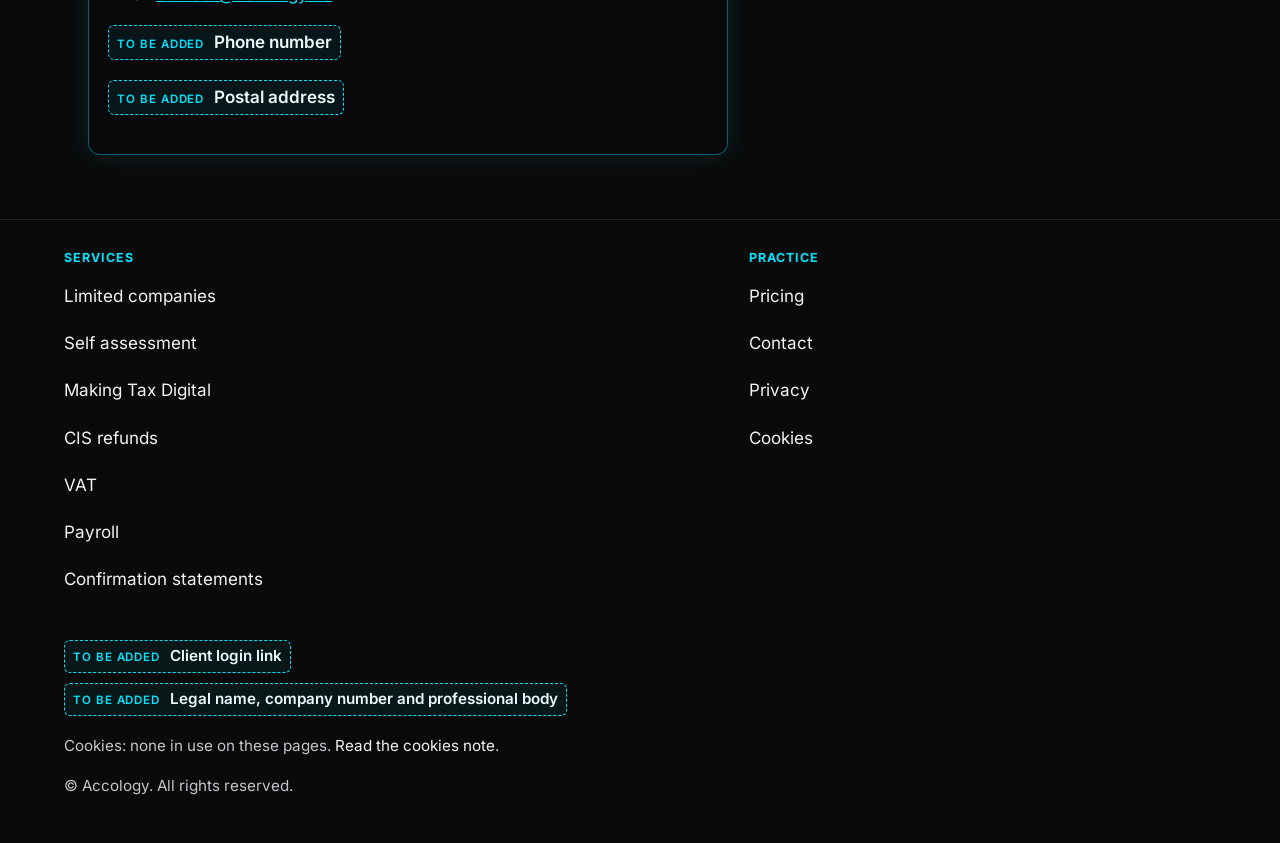
<file: services/vat/index.html>
<!DOCTYPE html>
<html lang="en-GB">
<head>
  <meta charset="utf-8">
  <meta name="viewport" content="width=device-width, initial-scale=1">
  <meta name="theme-color" content="#0A0A0A">
  <meta name="description" content="VAT returns prepared and filed from the invoices and statements you send. You do not have to run the VAT software yourself.">
  <title>VAT returns · Accology</title>
  <link rel="canonical" href="https://accology.co/services/vat/">
  <link rel="icon" href="/favicon.ico" sizes="any">
  <link rel="icon" type="image/png" sizes="32x32" href="/static/icons/favicon-32.png">
  <link rel="apple-touch-icon" href="/static/icons/apple-touch-icon.png">
  <meta property="og:title" content="VAT returns · Accology">
  <meta property="og:description" content="VAT returns prepared and filed from the invoices and statements you send. You do not have to run the VAT software yourself.">
  <meta property="og:type" content="website">
  <meta property="og:url" content="https://accology.co/services/vat/">
  <meta property="og:locale" content="en_GB">
  <meta name="twitter:card" content="summary">
  <link rel="stylesheet" href="/static/accology_public.css">
  <script type="application/ld+json">{"@context": "https://schema.org", "@type": "Service", "name": "VAT returns", "description": "VAT return preparation and filing from invoices and statements the client sends.", "url": "https://accology.co/services/vat/", "areaServed": "GB", "provider": {"@type": "AccountingService", "name": "Accology", "url": "https://accology.co/"}}</script>
</head>
<body class="ac-landing">
  <a class="ac-skip" href="#main">Skip to content</a>
  <header class="ac-header">
  <div class="ac-header-inner">
    <a class="ac-brand" href="/">
      <svg class="ac-cube" viewBox="0 0 64 64" fill="none" xmlns="http://www.w3.org/2000/svg" aria-hidden="true">
        <g stroke="#FFFFFF" stroke-width="0.55" stroke-linejoin="miter" stroke-linecap="square">
          <path d="M32 5L55 18V46L32 59L9 46V18L32 5Z"/>
          <path d="M32 5V32"/>
          <path d="M32 32L9 18"/>
          <path d="M32 32L55 18"/>
          <path d="M32 32V59"/>
          <path d="M9 46L32 32L55 46"/>
        </g>
        <path d="M32 15.5L46 23.5V40.5L32 48.5L18 40.5V23.5L32 15.5Z" fill="#00E5FF"/>
        <g stroke="#FFFFFF" stroke-width="0.55" stroke-linejoin="miter" stroke-linecap="square">
          <path d="M32 15.5L46 23.5V40.5L32 48.5L18 40.5V23.5L32 15.5Z"/>
          <path d="M18 23.5L32 32"/>
          <path d="M46 23.5L32 32"/>
          <path d="M32 32V48.5"/>
        </g>
      </svg>
      <span class="ac-brand-text">
        <span class="ac-brand-word"><span class="ac-acc">Acc</span><span class="ac-ology">ology</span></span>
        <hr class="ac-brand-rule" aria-hidden="true">
        <span class="ac-brand-tag">Accounting Science</span>
      </span>
    </a>
    <button class="ac-nav-toggle" type="button" aria-expanded="false" aria-controls="site-nav">
      <span class="ac-nav-toggle-bars" aria-hidden="true"></span>
      <span class="ac-nav-toggle-label">Menu</span>
    </button>
    <nav class="ac-site-nav" id="site-nav" aria-label="Main">
      <ul>
        <li><a href="/services/" aria-current="page">Services</a></li>
        <li><a href="/pricing/">Pricing</a></li>
        <li><a href="/contact/">Contact</a></li>
      </ul>
      <a class="ac-cta ac-nav-cta" href="/contact/">Request a consultation</a>
    </nav>
  </div>
</header>
  <main id="main" tabindex="-1">
    <div class="ac-wrap ac-prose">
  <nav class="ac-crumb" aria-label="Breadcrumb"><a href="/">Home</a><span aria-hidden="true">/</span><a href="/services/">Services</a><span aria-hidden="true">/</span><span aria-current="page">VAT returns</span></nav>
  <nav class="ac-subnav" aria-label="Services"><a href="/services/">All services</a><a href="/services/limited-company/">Limited companies</a><a href="/services/self-assessment/">Self assessment</a><a href="/services/making-tax-digital/">Making Tax Digital</a><a href="/services/cis-refunds/">CIS refunds</a><a href="/services/vat/" aria-current="page">VAT</a><a href="/services/payroll/">Payroll</a><a href="/services/confirmation-statements/">Confirmation statements</a></nav>
  <h1>VAT returns</h1>
  <p class="ac-lead">We prepare your VAT return from the invoices and statements you send, and we file it with HMRC.</p>
  <p class="ac-inline-cta"><a class="ac-cta" href="/contact/">Request a consultation</a></p>
  <p>You can send the information in the simplest form you have: a photo, a PDF statement, or an email forwarded to us. You do not need accounting software.</p>

  <p>This is VAT, not Making Tax Digital for Income Tax. If you are a sole trader or a landlord wondering about the 2026 income-tax rules, that is the <a href="/services/making-tax-digital/">Making Tax Digital for Income Tax</a> page.</p>
  <h2>What you can send</h2>
  <ul>
    <li>Sales and purchase invoices, as photos or PDFs</li>
    <li>Bank statements</li>
    <li>Emails from suppliers and from HMRC, forwarded as they arrive</li>
  </ul>
  <h2>What we do</h2>
  <ul>
    <li>Prepare the return for the periods HMRC has set</li>
    <li>Keep the digital VAT records that Making Tax Digital for VAT requires, from what you send</li>
    <li>File the return with software that works with HMRC, so you do not have to run that software yourself</li>
  </ul>
  <p>Tell us which VAT scheme you are on. If you are not sure, we will check. Almost all VAT-registered businesses have to keep digital VAT records. A few are exempt. Say if you think that includes you.</p>
  <!-- TODO(owner): Confirm which VAT schemes you will take on (standard, cash accounting, flat rate, annual, and others). The page does not name a scheme as included. -->
  <h2>Usual deadline</h2>
  <p>Many businesses file quarterly. If you pay electronically, the return and the payment are often due one calendar month and seven days after the period ends. We use the dates on your HMRC account.</p>
  <p>These are the usual deadlines. Yours can differ, and we will confirm the dates that apply to you.</p>
  <h2>Fee</h2>
  <p>The fee for VAT returns is still to be added on the <a href="/pricing/#price-vat">pricing page</a>. We agree it in writing before we start.</p>
</div>
    <section class="ac-wrap" id="contact" aria-labelledby="contact-heading">
  <div class="ac-contact-panel ac-contact-solo">
    <h2 id="contact-heading">Contact</h2>
    <p>Tell us what you need and we will reply by email.</p>
    <p class="ac-inline-cta"><a class="ac-cta" href="/contact/">Request a consultation</a></p>
    
      <p>Email <a href="mailto:contact@accology.co">contact@accology.co</a></p>
      <!-- TODO(owner): Phone number. Do not publish one until it is confirmed. -->
      <p><span class="ac-todo"><span class="ac-todo-label">To be added</span> Phone number</span></p>
      <!-- TODO(owner): Postal address. Do not publish one until it is confirmed. -->
      <p><span class="ac-todo"><span class="ac-todo-label">To be added</span> Postal address</span></p>

  </div>
</section>
  </main>
  <footer class="ac-landing-footer">
  <div class="ac-footer-inner">
    <div>
      <p class="ac-footer-label">Services</p>
      <ul>
        <li><a href="/services/limited-company/">Limited companies</a></li>
        <li><a href="/services/self-assessment/">Self assessment</a></li>
        <li><a href="/services/making-tax-digital/">Making Tax Digital</a></li>
        <li><a href="/services/cis-refunds/">CIS refunds</a></li>
        <li><a href="/services/vat/">VAT</a></li>
        <li><a href="/services/payroll/">Payroll</a></li>
        <li><a href="/services/confirmation-statements/">Confirmation statements</a></li>
      </ul>
    </div>
    <div>
      <p class="ac-footer-label">Practice</p>
      <ul>
        <li><a href="/pricing/">Pricing</a></li>
        <li><a href="/contact/">Contact</a></li>
        <li><a href="/privacy/">Privacy</a></li>
        <li><a href="/privacy/#cookies">Cookies</a></li>
      </ul>
    </div>
    <div class="ac-footer-meta">
      <!-- TODO(owner): Client login URL. Do not point it at /login on this static site. The client portal is not served from GitHub Pages. -->
      <p><span class="ac-todo"><span class="ac-todo-label">To be added</span> Client login link</span></p>
      <!-- TODO(owner): Legal name, company number, and professional body membership. Leave this until the owner supplies them. -->
      <p><span class="ac-todo"><span class="ac-todo-label">To be added</span> Legal name, company number and professional body</span></p>
      <p>Cookies: none in use on these pages. <a href="/privacy/#cookies">Read the cookies note</a>.</p>
      <p>© Accology. All rights reserved.</p>
    </div>
  </div>
</footer>
  <script src="/static/nav.js"></script>
<script src="/static/visit.js"></script>
<script defer src='https://static.cloudflareinsights.com/beacon.min.js' data-cf-beacon='{"token": "596a7fa2be874c58994a6af9792bb890"}'></script>
</body>
</html>
</file>
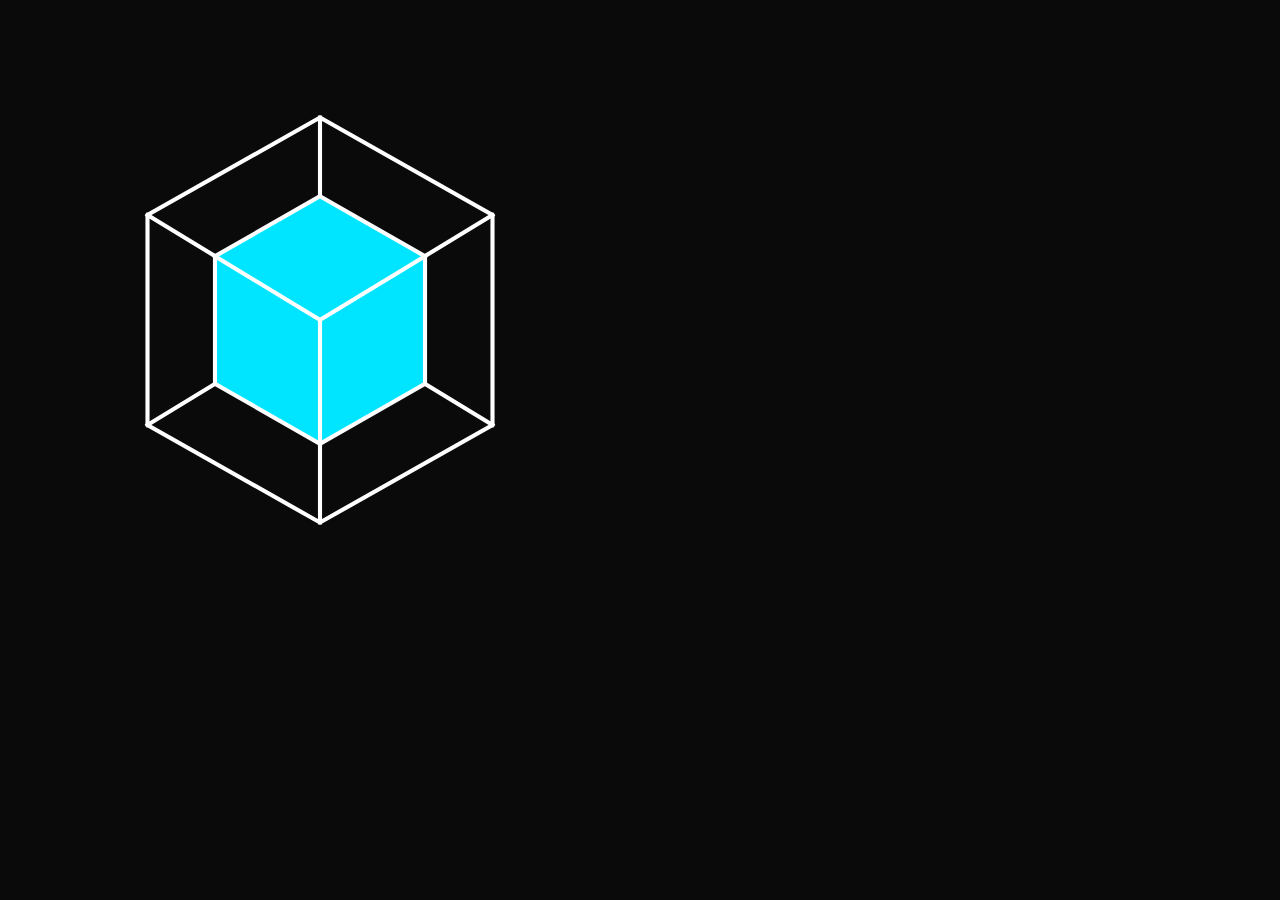
<file: static/branding/cube_export.html>
<!DOCTYPE html>
<html>
<head>
  <meta charset="utf-8">
  <style>
    html, body { margin: 0; width: 640px; height: 640px; background: #0A0A0A; }
    svg { display: block; width: 480px; height: 480px; margin: 80px; overflow: visible; }
  </style>
</head>
<body>
  <svg viewBox="0 0 64 64" fill="none" xmlns="http://www.w3.org/2000/svg">
    <g stroke="#FFFFFF" stroke-width="0.55" stroke-linejoin="miter" stroke-linecap="square">
      <path d="M32 5L55 18V46L32 59L9 46V18L32 5Z"/>
      <path d="M32 5V32M32 32L9 18M32 32L55 18M32 32V59M9 46L32 32L55 46"/>
    </g>
    <path d="M32 15.5L46 23.5V40.5L32 48.5L18 40.5V23.5L32 15.5Z" fill="#00E5FF"/>
    <g stroke="#FFFFFF" stroke-width="0.55" stroke-linejoin="miter" stroke-linecap="square">
      <path d="M32 15.5L46 23.5V40.5L32 48.5L18 40.5V23.5L32 15.5Z"/>
      <path d="M18 23.5L32 32"/>
      <path d="M46 23.5L32 32"/>
      <path d="M32 32V48.5"/>
    </g>
  </svg>
  <script defer src='https://static.cloudflareinsights.com/beacon.min.js' data-cf-beacon='{"token": "596a7fa2be874c58994a6af9792bb890"}'></script>
</body>
</html>
</file>
<file: static/accology_public.css>
/* Accology public site. Brand: near-black, cyan, cube, Accology / Accounting Science.
   Type is self-hosted Inter so the pages do not call Google Fonts. */

@font-face {
  font-family: "Inter";
  font-style: normal;
  font-weight: 400;
  font-display: swap;
  src: url("/static/fonts/inter-latin-400.woff2") format("woff2");
}
@font-face {
  font-family: "Inter";
  font-style: normal;
  font-weight: 600;
  font-display: swap;
  src: url("/static/fonts/inter-latin-600.woff2") format("woff2");
}
@font-face {
  font-family: "Inter";
  font-style: normal;
  font-weight: 700;
  font-display: swap;
  src: url("/static/fonts/inter-latin-700.woff2") format("woff2");
}

:root {
  --ac-black: #0a0a0a;
  --ac-white: #ffffff;
  --ac-text: #f3f3f6;
  --ac-muted: #c5c5ce;
  --ac-dim: #b0b0ba;
  --ac-cyan: #00e5ff;
  --ac-cyan-deep: #009fb3;
  --ac-line: rgba(0, 229, 255, 0.4);
  --ac-card: rgba(12, 12, 16, 0.82);
  --ac-font: "Inter", "Segoe UI", "Helvetica Neue", system-ui, -apple-system, sans-serif;
  --ac-max: 72rem;
  --ac-measure: 40rem;
  --ac-pad: clamp(1rem, 3vw, 1.5rem);
  --ac-radius: 12px;
}

*,
*::before,
*::after { box-sizing: border-box; }

html { scroll-behavior: smooth; }

body.ac-landing {
  margin: 0;
  min-height: 100vh;
  min-height: 100dvh;
  font-family: var(--ac-font);
  font-size: 1.0625rem;
  line-height: 1.6;
  color: var(--ac-text);
  background-color: var(--ac-black);
  background-image:
    radial-gradient(ellipse 55% 42% at 100% -10%, rgba(0, 229, 255, 0.18), transparent 58%),
    radial-gradient(ellipse 36% 28% at 0% 8%, rgba(0, 229, 255, 0.07), transparent 52%);
  -webkit-font-smoothing: antialiased;
  color-scheme: dark;
}

@media (prefers-reduced-motion: reduce) {
  html { scroll-behavior: auto; }
}

::selection {
  background: var(--ac-cyan);
  color: var(--ac-black);
}

img, svg { max-width: 100%; }

a { color: var(--ac-cyan); }
a:hover { color: #9cf6ff; }

:focus { outline: none; }
:focus-visible {
  outline: 2px solid var(--ac-cyan);
  outline-offset: 3px;
}

.ac-skip {
  position: absolute;
  left: 0.5rem;
  top: 0.5rem;
  z-index: 20;
  transform: translateY(-150%);
  background: var(--ac-cyan);
  color: var(--ac-black);
  padding: 0.55rem 0.9rem;
  font-weight: 700;
  text-decoration: none;
  border-radius: 6px;
}
.ac-skip:focus {
  transform: none;
}

main:focus { outline: none; }

/* Header */
.ac-header {
  position: relative;
  border-bottom: 2px solid var(--ac-cyan);
}
.ac-header-inner {
  max-width: var(--ac-max);
  margin: 0 auto;
  padding: 0.85rem var(--ac-pad);
  display: flex;
  align-items: center;
  justify-content: space-between;
  gap: 1rem;
}

.ac-brand {
  display: inline-flex;
  align-items: center;
  gap: 0.7rem;
  color: inherit;
  text-decoration: none;
  min-width: 0;
}
.ac-brand:hover { color: inherit; }
.ac-cube {
  display: block;
  width: 52px;
  height: 52px;
  flex: 0 0 auto;
  filter: drop-shadow(0 0 6px rgba(0, 229, 255, 0.45));
}
.ac-brand-text {
  display: flex;
  flex-direction: column;
  min-width: 0;
}
.ac-brand-word {
  font-size: 1.55rem;
  font-weight: 700;
  letter-spacing: -0.03em;
  line-height: 1;
  white-space: nowrap;
}
.ac-acc { color: var(--ac-white); }
.ac-ology { color: var(--ac-cyan); }
.ac-brand-rule {
  display: block;
  width: 100%;
  height: 2px;
  margin: 0.28rem 0 0.22rem;
  border: 0;
  background: var(--ac-cyan);
}
.ac-brand-tag {
  font-size: 0.68rem;
  font-weight: 400;
  letter-spacing: 0.14em;
  text-transform: uppercase;
  line-height: 1.2;
  color: var(--ac-white);
  white-space: nowrap;
}

.ac-nav-toggle {
  display: none;
  align-items: center;
  justify-content: center;
  gap: 0.45rem;
  min-width: 44px;
  min-height: 44px;
  padding: 0.4rem 0.75rem;
  border: 1px solid var(--ac-line);
  border-radius: 8px;
  background: transparent;
  color: var(--ac-white);
  font: inherit;
  font-size: 0.95rem;
  font-weight: 600;
  cursor: pointer;
}
.ac-nav-toggle-bars {
  width: 1rem;
  height: 2px;
  background: var(--ac-cyan);
  box-shadow: 0 -5px 0 var(--ac-cyan), 0 5px 0 var(--ac-cyan);
}

.ac-site-nav {
  display: flex;
  align-items: center;
  gap: 0.35rem 1rem;
}
.ac-site-nav ul {
  display: flex;
  align-items: center;
  gap: 0.25rem 1.1rem;
  list-style: none;
  margin: 0;
  padding: 0;
}
.ac-site-nav a {
  color: var(--ac-text);
  text-decoration: none;
  font-weight: 600;
  font-size: 0.98rem;
}
.ac-site-nav a:hover { color: var(--ac-cyan); }
.ac-site-nav a[aria-current="page"] {
  color: var(--ac-cyan);
  text-decoration: underline;
  text-underline-offset: 0.28em;
}

.ac-nav-cta { margin-left: 0.35rem; }

@media (max-width: 860px) {
  .ac-nav-toggle { display: inline-flex; }
  .ac-site-nav {
    display: none;
    position: absolute;
    z-index: 15;
    left: 0;
    right: 0;
    top: 100%;
    flex-direction: column;
    align-items: stretch;
    gap: 0.35rem;
    padding: 0.75rem var(--ac-pad) 1rem;
    background: #0c0c10;
    border-bottom: 1px solid var(--ac-line);
  }
  .ac-site-nav.is-open { display: flex; }
  .ac-site-nav ul {
    flex-direction: column;
    align-items: stretch;
    gap: 0;
  }
  .ac-site-nav li a {
    display: flex;
    align-items: center;
    min-height: 44px;
  }
  .ac-nav-cta {
    margin: 0.4rem 0 0;
    width: 100%;
  }
  .ac-brand-word { font-size: 1.35rem; }
  .ac-cube { width: 44px; height: 44px; }
}

/* Buttons */
.ac-cta {
  display: inline-flex;
  align-items: center;
  justify-content: center;
  min-height: 44px;
  padding: 0.7rem 1.15rem;
  background: var(--ac-cyan);
  color: var(--ac-black) !important;
  font-family: inherit;
  font-weight: 700;
  font-size: 0.92rem;
  letter-spacing: 0.04em;
  text-transform: uppercase;
  text-decoration: none !important;
  border: none;
  border-radius: 8px;
  cursor: pointer;
  box-shadow: 0 0 22px rgba(0, 229, 255, 0.28);
}
.ac-cta:hover {
  background: #7ff3ff;
  color: var(--ac-black) !important;
}
button.ac-cta:disabled {
  opacity: 0.65;
  cursor: progress;
}

/* Layout */
.ac-wrap {
  max-width: var(--ac-max);
  margin: 0 auto;
  padding: clamp(1.5rem, 4vw, 3rem) var(--ac-pad) clamp(2rem, 5vw, 4rem);
}
.ac-measure { max-width: var(--ac-measure); }
.ac-lead {
  font-size: 1.2rem;
  line-height: 1.55;
  color: var(--ac-text);
  max-width: 38rem;
}

h1, h2, h3 { line-height: 1.2; letter-spacing: -0.02em; font-weight: 700; }
h1 { font-size: clamp(2.15rem, 5vw, 3.6rem); margin: 0 0 0.8rem; }
h2 { font-size: clamp(1.45rem, 2.5vw, 1.85rem); margin: 2.4rem 0 0.7rem; }
h3 { font-size: 1.15rem; margin: 0 0 0.4rem; }
p { margin: 0 0 0.9rem; }
.ac-section-intro { margin-top: 2.75rem; }

.ac-hero-tagline {
  margin: 0.2rem 0 1rem;
  color: var(--ac-cyan);
  font-size: clamp(1.35rem, 2.6vw, 1.85rem);
  font-weight: 700;
  letter-spacing: -0.02em;
}

.ac-crumb {
  display: flex;
  flex-wrap: wrap;
  gap: 0.35rem;
  margin: 0 0 1rem;
  color: var(--ac-dim);
  font-size: 0.92rem;
}
.ac-crumb a { color: var(--ac-muted); }

.ac-prose a { text-underline-offset: 0.15em; }
.ac-prose ul,
.ac-prose ol { margin: 0 0 1rem; padding-left: 1.2rem; }
.ac-prose li { margin: 0.25rem 0; }
.ac-prose li::marker { color: var(--ac-cyan); }

.ac-subnav {
  display: flex;
  flex-wrap: wrap;
  gap: 0.45rem;
  padding: 0;
  margin: 0 0 1.25rem;
}
.ac-subnav a {
  flex: 0 0 auto;
  display: inline-flex;
  align-items: center;
  min-height: 44px;
  padding: 0.35rem 0.8rem;
  border: 1px solid var(--ac-line);
  border-radius: 999px;
  color: var(--ac-text);
  text-decoration: none;
  font-size: 0.92rem;
  font-weight: 600;
}
.ac-subnav a[aria-current="page"] {
  background: var(--ac-cyan);
  color: var(--ac-black);
  border-color: var(--ac-cyan);
}

/* Cards and steps */
.ac-steps,
.ac-cards {
  list-style: none;
  margin: 1rem 0 0;
  padding: 0;
  display: grid;
  gap: 0.85rem;
}
.ac-steps { grid-template-columns: repeat(3, 1fr); }
.ac-cards { grid-template-columns: repeat(2, 1fr); }

.ac-steps li,
.ac-card {
  background: var(--ac-card);
  border: 1px solid rgba(255, 255, 255, 0.1);
  border-radius: var(--ac-radius);
  padding: 1.05rem 1.1rem 1.1rem;
}
.ac-steps li {
  border-color: rgba(0, 229, 255, 0.28);
}
.ac-step-no {
  display: inline-flex;
  align-items: center;
  justify-content: center;
  width: 2rem;
  height: 2rem;
  margin-bottom: 0.7rem;
  border-radius: 50%;
  background: var(--ac-cyan);
  color: var(--ac-black);
  font-weight: 700;
  font-size: 0.95rem;
}
.ac-card h3 { margin-top: 0; }
.ac-card h3 a { color: var(--ac-white); text-decoration: none; }
.ac-card h3 a:hover { color: var(--ac-cyan); }
.ac-card p:last-child { margin-bottom: 0; }
.ac-card .ac-more {
  display: inline-flex;
  align-items: center;
  min-height: 44px;
  font-weight: 700;
}

@media (max-width: 800px) {
  .ac-steps,
  .ac-cards { grid-template-columns: 1fr; }
}

.ac-quote-block {
  max-width: var(--ac-measure);
  margin: 2.5rem 0 0;
  padding: 0.2rem 0 0.2rem 1rem;
  border-left: 3px solid var(--ac-cyan);
}
.ac-quote-block blockquote {
  margin: 0;
  font-size: 1rem;
  font-weight: 500;
  font-style: italic;
  line-height: 1.55;
  color: #e4e4ea;
}
.ac-quote-block cite {
  display: block;
  margin-top: 0.75rem;
  font-style: normal;
  font-size: 0.92rem;
  color: var(--ac-muted);
}

.ac-hero { max-width: 46rem; }
.ac-contact-solo { max-width: 40rem; }

.ac-know-line {
  margin: 0 0 0.6rem;
  color: var(--ac-cyan);
  font-size: clamp(1.35rem, 2.4vw, 1.8rem);
  font-weight: 700;
  letter-spacing: -0.02em;
}

/* Prices */
.ac-draft-banner {
  margin: 1rem 0 0;
  padding: 0.9rem 1rem;
  border: 1px solid var(--ac-cyan);
  border-radius: 10px;
  background: rgba(0, 229, 255, 0.08);
  color: #f4feff;
  font-weight: 600;
}
.ac-price-list {
  list-style: none;
  margin: 1rem 0 0;
  padding: 0;
  display: grid;
  gap: 0.75rem;
}
.ac-price-card {
  display: grid;
  grid-template-columns: 1fr auto;
  gap: 0.35rem 1.25rem;
  align-items: baseline;
  padding: 1rem 1.1rem;
  background: var(--ac-card);
  border: 1px solid var(--ac-line);
  border-radius: var(--ac-radius);
}
.ac-price-card h2 {
  margin: 0;
  font-size: 1.05rem;
}
.ac-price-card h2 a { color: var(--ac-white); text-decoration: none; }
.ac-price-card h2 a:hover { color: var(--ac-cyan); }
.ac-price-card .ac-fee {
  margin: 0;
  font-size: 1.25rem;
  font-weight: 700;
  color: var(--ac-cyan);
  text-align: right;
}
.ac-price-card .ac-fee-open {
  color: var(--ac-text);
  font-size: 1rem;
  font-weight: 600;
}
.ac-price-card .ac-fee-note {
  grid-column: 1 / -1;
  margin: 0.15rem 0 0;
  color: var(--ac-muted);
  font-size: 0.98rem;
}
@media (max-width: 640px) {
  .ac-price-card { grid-template-columns: 1fr; }
  .ac-price-card .ac-fee { text-align: left; }
}

.ac-todo {
  display: inline-block;
  margin: 0.15rem 0;
  padding: 0.2rem 0.5rem;
  border: 1px dashed var(--ac-cyan);
  border-radius: 6px;
  color: #e9fbff;
  background: rgba(0, 229, 255, 0.06);
  font-weight: 600;
}
.ac-todo-label {
  display: inline-block;
  margin-right: 0.35rem;
  font-size: 0.72rem;
  letter-spacing: 0.08em;
  text-transform: uppercase;
  color: var(--ac-cyan);
}

/* Contact */
.ac-contact-layout {
  display: grid;
  grid-template-columns: minmax(0, 0.85fr) minmax(0, 1.15fr);
  gap: 1.25rem;
  align-items: start;
  margin-top: 0.5rem;
}
@media (max-width: 800px) {
  .ac-contact-layout { grid-template-columns: 1fr; }
}
.ac-contact-aside {
  padding: 0.25rem 0;
}
.ac-contact-aside ul {
  list-style: none;
  margin: 0;
  padding: 0;
}
.ac-contact-aside li { margin: 0.45rem 0; }
.ac-contact-panel {
  border: 1px solid var(--ac-line);
  border-radius: var(--ac-radius);
  padding: 1.25rem 1.2rem 1.35rem;
  background: rgba(10, 10, 12, 0.86);
  box-shadow: 0 0 28px rgba(0, 229, 255, 0.12);
}
.ac-contact-panel h2 { margin-top: 0; }
.ac-muted { color: var(--ac-muted); }
.ac-contact-panel label {
  display: block;
  margin: 0.85rem 0 0.3rem;
  font-size: 0.78rem;
  font-weight: 700;
  letter-spacing: 0.06em;
  text-transform: uppercase;
  color: #d5d5dc;
}
.ac-contact-panel input,
.ac-contact-panel textarea {
  width: 100%;
  min-height: 44px;
  border: 1px solid #3a3a44;
  border-radius: 8px;
  padding: 0.55rem 0.7rem;
  font: inherit;
  font-size: 1rem;
  color: var(--ac-white);
  background: #0e0e12;
}
.ac-contact-panel textarea { min-height: 8.5rem; resize: vertical; }
.ac-contact-panel input:focus-visible,
.ac-contact-panel textarea:focus-visible {
  outline: 2px solid var(--ac-cyan);
  outline-offset: 1px;
  border-color: var(--ac-cyan);
}
.ac-hint {
  margin: 0.35rem 0 0;
  color: var(--ac-muted);
  font-size: 0.95rem;
}
.ac-form-note { margin: 0.85rem 0 0; font-size: 0.95rem; color: var(--ac-muted); }
.ac-contact-panel .ac-cta { width: 100%; margin-top: 1rem; }
.ac-form-alert {
  background: #3a1212;
  border: 1px solid #ffb4b4;
  color: #ffd8d8;
  border-radius: 8px;
  padding: 0.7rem 0.8rem;
  margin: 0 0 0.8rem;
}
.ac-success {
  color: var(--ac-cyan);
  font-weight: 600;
  margin: 0;
  font-size: 1.05rem;
}
.ac-hp {
  position: absolute;
  left: -10000px;
  width: 1px;
  height: 1px;
  overflow: hidden;
}

.ac-inline-cta { margin: 1.1rem 0 0.2rem; }

/* Footer */
.ac-landing-footer {
  border-top: 1px solid rgba(255, 255, 255, 0.1);
  padding: 1.75rem var(--ac-pad) 2.5rem;
}
.ac-footer-inner {
  max-width: var(--ac-max);
  margin: 0 auto;
  display: grid;
  grid-template-columns: 1.4fr 1fr;
  gap: 1.5rem 2rem;
}
.ac-footer-label {
  margin: 0 0 0.45rem;
  font-size: 0.78rem;
  font-weight: 700;
  letter-spacing: 0.08em;
  text-transform: uppercase;
  color: var(--ac-cyan);
}
.ac-landing-footer ul {
  list-style: none;
  margin: 0;
  padding: 0;
}
.ac-landing-footer li { margin: 0.2rem 0; }
.ac-landing-footer a {
  color: var(--ac-text);
  text-decoration: none;
  display: inline-flex;
  align-items: center;
  min-height: 44px;
}
.ac-landing-footer a:hover { color: var(--ac-cyan); }
.ac-footer-meta {
  grid-column: 1 / -1;
  margin: 0.2rem 0 0;
  color: var(--ac-muted);
  font-size: 0.95rem;
}
.ac-footer-meta p { margin: 0.35rem 0; }
@media (max-width: 700px) {
  .ac-footer-inner { grid-template-columns: 1fr; }
}

.ac-prose,
.ac-contact-panel,
.ac-landing-footer,
.ac-price-card {
  overflow-wrap: break-word;
}
</file>
